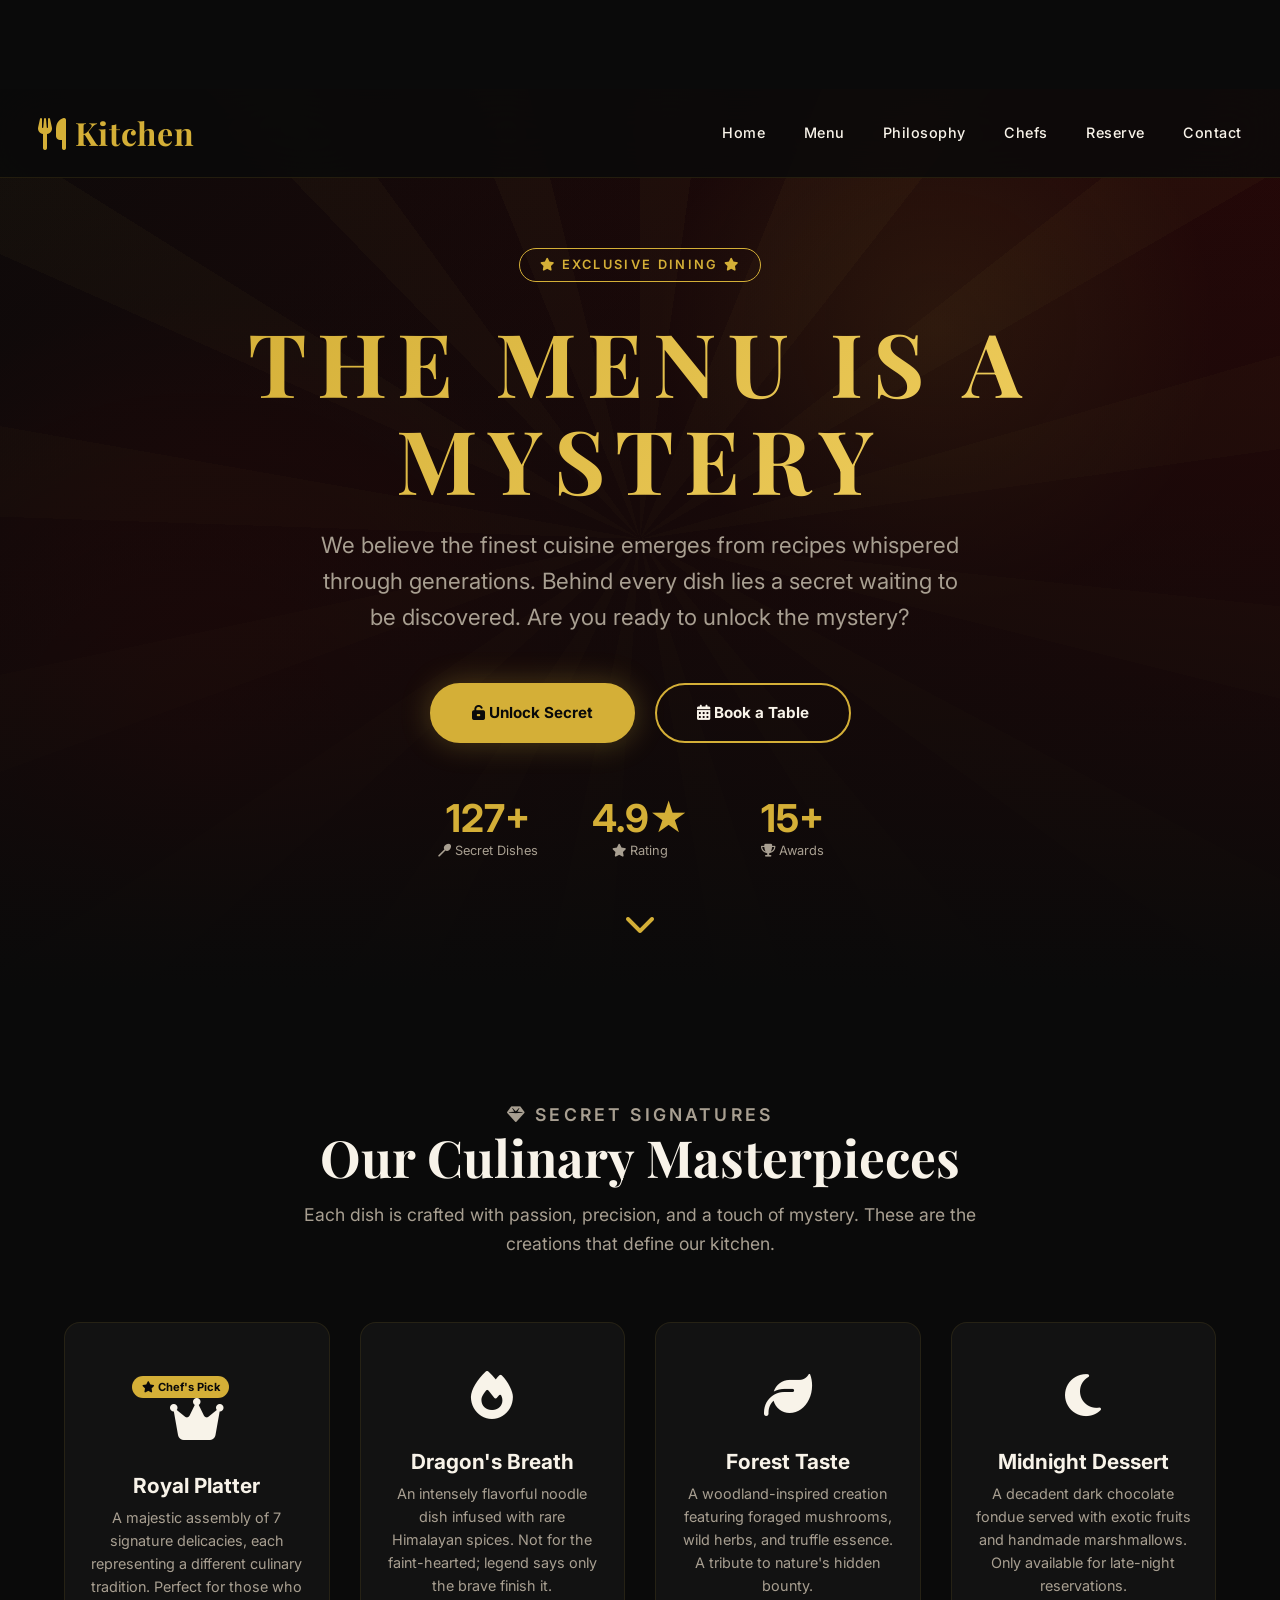
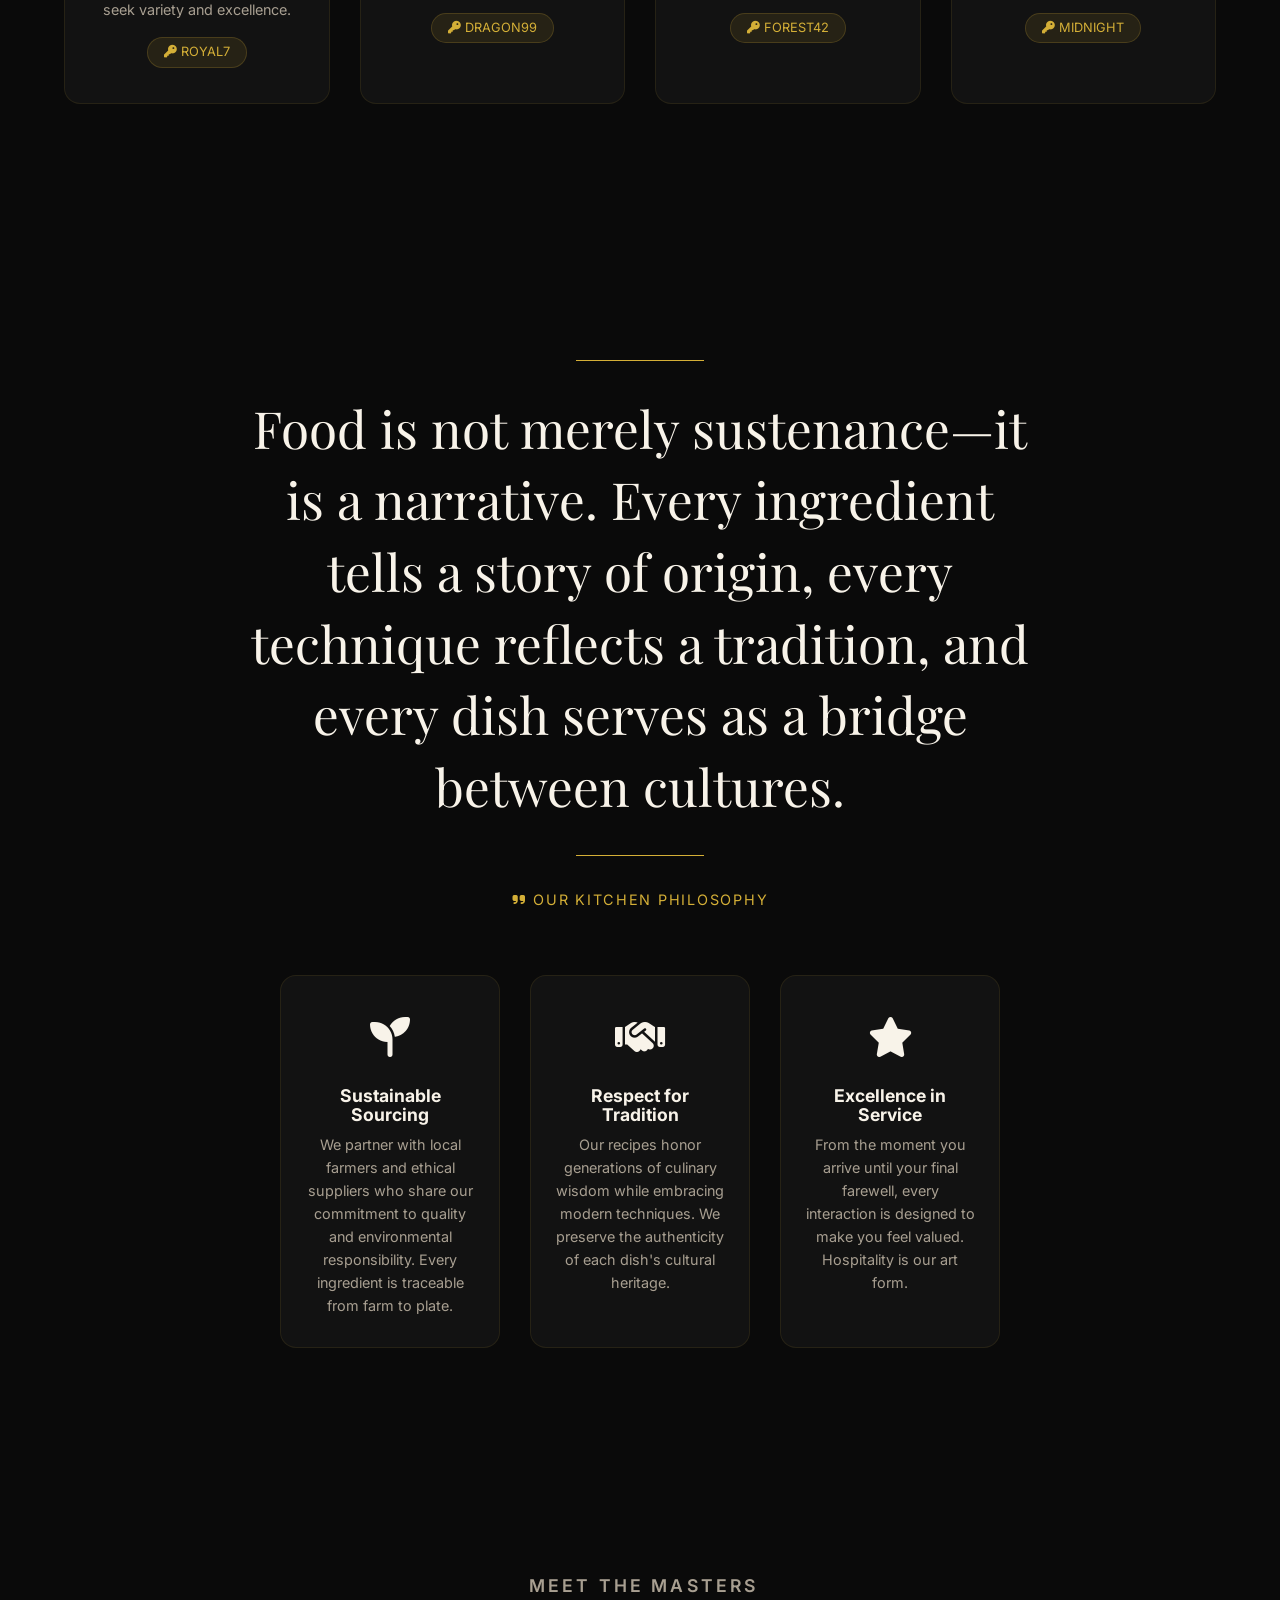
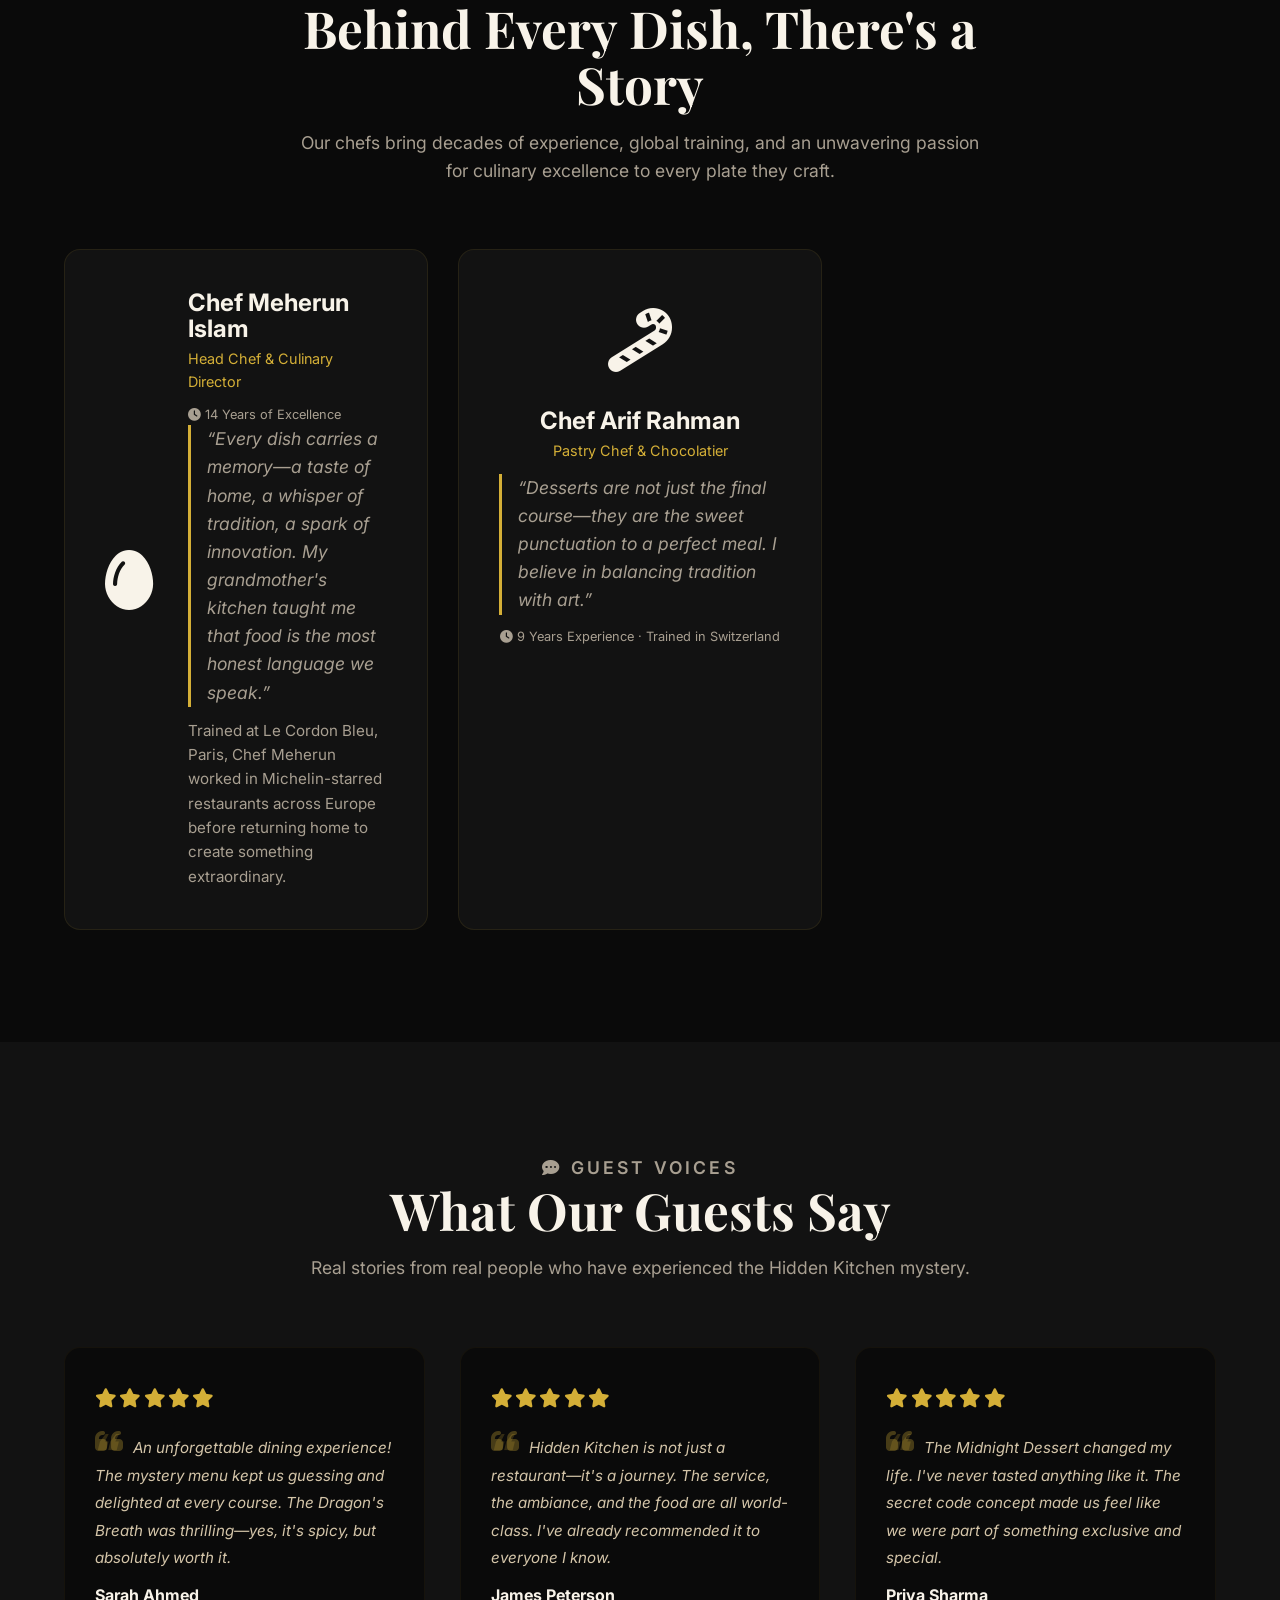
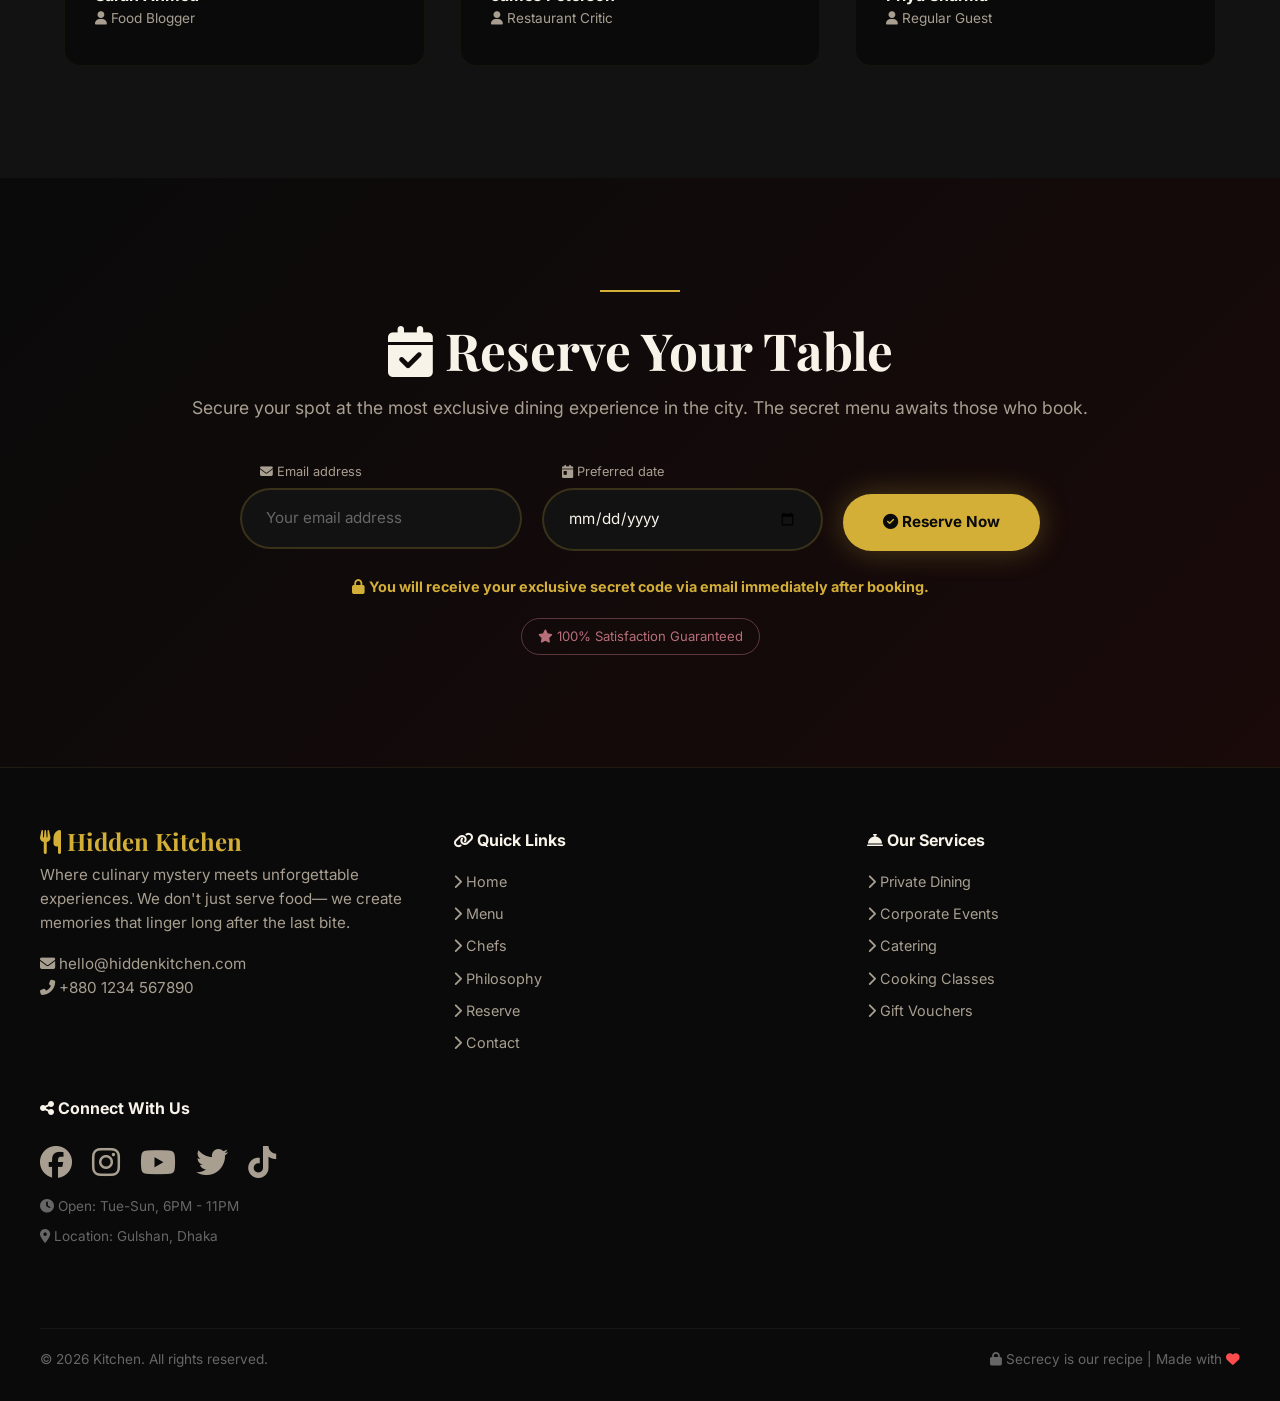
<file: WebDev-L1-LandingPage/index.html>
<!DOCTYPE html>
<html lang="en">
<head>
    <meta charset="UTF-8" />
    <meta name="viewport" content="width=device-width, initial-scale=1.0" />
    <meta name="description" content="Hidden Kitchen, an exclusive dining experience where every dish is a secret worth discovering." />
    <title>The Menu Is Mystery</title>

    <!-- Google Fonts -->
    <link href="https://fonts.googleapis.com/css2?family=Playfair+Display:wght@400;600;700&family=Inter:wght@300;400;500;600;700&display=swap" rel="stylesheet" />

    <!-- Font Awesome 6 (Free) -->
    <link rel="stylesheet" href="https://cdnjs.cloudflare.com/ajax/libs/font-awesome/6.5.0/css/all.min.css" />

    <!-- External CSS -->
    <link rel="stylesheet" href="style.css" />
</head>
<body>

    <!-- ============================================================ -->
    <!-- SECTION 1: STICKY NAVIGATION                                  -->
    <!-- ============================================================ -->
    <header class="site-header">
        <nav class="navbar" aria-label="Primary navigation">
            <a class="logo" href="#hero">
                <i class="fas fa-utensils"></i> Kitchen
            </a>

            <input type="checkbox" id="nav-toggle" aria-label="Toggle navigation menu" />
            <label class="menu-toggle" for="nav-toggle" aria-label="Open navigation menu">
                <span></span>
                <span></span>
                <span></span>
            </label>

            <ul class="nav-links">
                <li><a href="#hero">Home</a></li>
                <li><a href="#menu">Menu</a></li>
                <li><a href="#philosophy">Philosophy</a></li>
                <li><a href="#chefs">Chefs</a></li>
                <li><a href="#reserve">Reserve</a></li>
                <li><a href="#footer">Contact</a></li>
            </ul>
        </nav>
    </header>

    <!-- ============================================================ -->
    <!-- SECTION 2: HERO SECTION                                       -->
    <!-- ============================================================ -->
    <section class="hero" id="hero">
        <div class="hero-content">
            <p class="eyebrow"><i class="fas fa-star"></i> EXCLUSIVE DINING <i class="fas fa-star"></i></p>
            <h1>THE MENU IS A MYSTERY</h1>
            <p class="hero-subtitle">
                We believe the finest cuisine emerges from recipes whispered through generations.
                Behind every dish lies a secret waiting to be discovered. Are you ready to unlock the mystery?
            </p>

            <div class="hero-actions">
                <a class="button button-primary" href="#menu">
                    <i class="fas fa-unlock-alt"></i> Unlock Secret
                </a>
                <a class="button button-outline" href="#reserve">
                    <i class="fas fa-calendar-alt"></i> Book a Table
                </a>
            </div>

            <div class="stats" aria-label="Restaurant highlights">
                <div class="stat">
                    <strong>127+</strong>
                    <span><i class="fas fa-utensil-spoon"></i> Secret Dishes</span>
                </div>
                <div class="stat">
                    <strong>4.9★</strong>
                    <span><i class="fas fa-star"></i> Rating</span>
                </div>
                <div class="stat">
                    <strong>15+</strong>
                    <span><i class="fas fa-trophy"></i> Awards</span>
                </div>
            </div>
        </div>

        <a class="scroll-arrow" href="#menu" aria-label="Scroll to menu">
            <i class="fas fa-chevron-down"></i>
        </a>
    </section>

    <!-- ============================================================ -->
    <!-- SECTION 3: SIGNATURE DISHES                                   -->
    <!-- ============================================================ -->
    <section class="section" id="menu">
        <header class="section-header">
            <p class="section-tag"><i class="fas fa-gem"></i> Secret Signatures</p>
            <h2>Our Culinary Masterpieces</h2>
            <p>Each dish is crafted with passion, precision, and a touch of mystery. These are the creations that define our kitchen.</p>
        </header>

        <div class="dishes-grid">
            <!-- Card 1: Chef's Pick -->
            <article class="dish-card featured">
                <span class="dish-badge"><i class="fas fa-star"></i> Chef's Pick</span>
                <span class="dish-icon"><i class="fas fa-crown"></i></span>
                <h3>Royal Platter</h3>
                <p>A majestic assembly of 7 signature delicacies, each representing a different culinary tradition. Perfect for those who seek variety and excellence.</p>
                <span class="code-pill"><i class="fas fa-key"></i> ROYAL7</span>
            </article>

            <!-- Card 2 -->
            <article class="dish-card">
                <span class="dish-icon"><i class="fas fa-fire"></i></span>
                <h3>Dragon's Breath</h3>
                <p>An intensely flavorful noodle dish infused with rare Himalayan spices. Not for the faint-hearted; legend says only the brave finish it.</p>
                <span class="code-pill"><i class="fas fa-key"></i> DRAGON99</span>
            </article>

            <!-- Card 3 -->
            <article class="dish-card">
                <span class="dish-icon"><i class="fas fa-leaf"></i></span>
                <h3>Forest Taste</h3>
                <p>A woodland-inspired creation featuring foraged mushrooms, wild herbs, and truffle essence. A tribute to nature's hidden bounty.</p>
                <span class="code-pill"><i class="fas fa-key"></i> FOREST42</span>
            </article>

            <!-- Card 4 -->
            <article class="dish-card">
                <span class="dish-icon"><i class="fas fa-moon"></i></span>
                <h3>Midnight Dessert</h3>
                <p>A decadent dark chocolate fondue served with exotic fruits and handmade marshmallows. Only available for late-night reservations.</p>
                <span class="code-pill"><i class="fas fa-key"></i> MIDNIGHT</span>
            </article>
        </div>
    </section>

    <!-- ============================================================ -->
    <!-- SECTION 4: PHILOSOPHY                                         -->
    <!-- ============================================================ -->
    <section class="section philosophy" id="philosophy">
        <blockquote class="quote">
            Food is not merely sustenance—it is a narrative. Every ingredient tells a story of origin,
            every technique reflects a tradition, and every dish serves as a bridge between cultures.
        </blockquote>
        <p class="quote-attribution"><i class="fas fa-quote-right"></i> Our Kitchen Philosophy</p>

        <div class="values">
            <article class="value-card">
                <span class="value-icon"><i class="fas fa-seedling"></i></span>
                <h3>Sustainable Sourcing</h3>
                <p>We partner with local farmers and ethical suppliers who share our commitment to quality and environmental responsibility. Every ingredient is traceable from farm to plate.</p>
            </article>

            <article class="value-card">
                <span class="value-icon"><i class="fas fa-handshake"></i></span>
                <h3>Respect for Tradition</h3>
                <p>Our recipes honor generations of culinary wisdom while embracing modern techniques. We preserve the authenticity of each dish's cultural heritage.</p>
            </article>

            <article class="value-card">
                <span class="value-icon"><i class="fas fa-star"></i></span>
                <h3>Excellence in Service</h3>
                <p>From the moment you arrive until your final farewell, every interaction is designed to make you feel valued. Hospitality is our art form.</p>
            </article>
        </div>
    </section>

    <!-- ============================================================ -->
    <!-- SECTION 5: CHEF'S TABLE                                       -->
    <!-- ============================================================ -->
    <section class="section" id="chefs">
        <header class="section-header">
            <p class="section-tag"><i class="fas fa-user-chef"></i> Meet the Masters</p>
            <h2>Behind Every Dish, There's a Story</h2>
            <p>Our chefs bring decades of experience, global training, and an unwavering passion for culinary excellence to every plate they craft.</p>
        </header>

        <div class="chefs-grid">
            <!-- Chef 1 (Large) -->
            <article class="chef-card chef-card-large">
                <span class="chef-icon"><i class="fas fa-egg"></i></span>
                <div class="chef-info">
                    <h3>Chef Meherun Islam</h3>
                    <p class="chef-title">Head Chef &amp; Culinary Director</p>
                    <p class="chef-experience"><i class="fas fa-clock"></i> 14 Years of Excellence</p>
                    <p class="chef-quote">
                        “Every dish carries a memory—a taste of home, a whisper of tradition, a spark of innovation. My grandmother's kitchen taught me that food is the most honest language we speak.”
                    </p>
                    <p class="chef-bio">
                        Trained at Le Cordon Bleu, Paris, Chef Meherun worked in Michelin-starred restaurants across Europe before returning home to create something extraordinary.
                    </p>
                </div>
            </article>

            <!-- Chef 2 (Small) -->
            <article class="chef-card">
                <span class="chef-icon"><i class="fas fa-candy-cane"></i></span>
                <h3>Chef Arif Rahman</h3>
                <p class="chef-title">Pastry Chef &amp; Chocolatier</p>
                <p class="chef-quote">
                    “Desserts are not just the final course—they are the sweet punctuation to a perfect meal. I believe in balancing tradition with art.”
                </p>
                <p class="chef-experience"><i class="fas fa-clock"></i> 9 Years Experience · Trained in Switzerland</p>
            </article>
        </div>
    </section>

    <!-- ============================================================ -->
    <!-- SECTION 6: TESTIMONIALS                                       -->
    <!-- ============================================================ -->
    <section class="section testimonials" id="testimonials">
        <header class="section-header">
            <p class="section-tag"><i class="fas fa-comment-dots"></i> Guest Voices</p>
            <h2>What Our Guests Say</h2>
            <p>Real stories from real people who have experienced the Hidden Kitchen mystery.</p>
        </header>

        <div class="testimonials-grid">
            <article class="testimonial-card">
                <span class="rating"><i class="fas fa-star"></i><i class="fas fa-star"></i><i class="fas fa-star"></i><i class="fas fa-star"></i><i class="fas fa-star"></i></span>
                <p class="testimonial-text">
                    <i class="fas fa-quote-left" style="color: var(--gold); opacity: 0.3; font-size: 2rem; margin-right: 0.3rem;"></i>
                    An unforgettable dining experience! The mystery menu kept us guessing and delighted at every course. The Dragon's Breath was thrilling—yes, it's spicy, but absolutely worth it.
                </p>
                <h3>Sarah Ahmed</h3>
                <p class="guest-detail"><i class="fas fa-user"></i> Food Blogger</p>
            </article>

            <article class="testimonial-card">
                <span class="rating"><i class="fas fa-star"></i><i class="fas fa-star"></i><i class="fas fa-star"></i><i class="fas fa-star"></i><i class="fas fa-star"></i></span>
                <p class="testimonial-text">
                    <i class="fas fa-quote-left" style="color: var(--gold); opacity: 0.3; font-size: 2rem; margin-right: 0.3rem;"></i>
                    Hidden Kitchen is not just a restaurant—it's a journey. The service, the ambiance, and the food are all world-class. I've already recommended it to everyone I know.
                </p>
                <h3>James Peterson</h3>
                <p class="guest-detail"><i class="fas fa-user"></i> Restaurant Critic</p>
            </article>

            <article class="testimonial-card">
                <span class="rating"><i class="fas fa-star"></i><i class="fas fa-star"></i><i class="fas fa-star"></i><i class="fas fa-star"></i><i class="fas fa-star"></i></span>
                <p class="testimonial-text">
                    <i class="fas fa-quote-left" style="color: var(--gold); opacity: 0.3; font-size: 2rem; margin-right: 0.3rem;"></i>
                    The Midnight Dessert changed my life. I've never tasted anything like it. The secret code concept made us feel like we were part of something exclusive and special.
                </p>
                <h3>Priya Sharma</h3>
                <p class="guest-detail"><i class="fas fa-user"></i> Regular Guest</p>
            </article>
        </div>
    </section>

    <!-- ============================================================ -->
    <!-- SECTION 7: RESERVATION                                        -->
    <!-- ============================================================ -->
    <section class="section reservation" id="reserve">
        <span class="reservation-line"></span>
        <h2><i class="fas fa-calendar-check"></i> Reserve Your Table</h2>
        <p class="reservation-subtitle">
            Secure your spot at the most exclusive dining experience in the city. The secret menu awaits those who book.
        </p>

        <form class="reservation-form" action="#reserve" method="post">
            <div class="field">
                <label for="guest-email"><i class="fas fa-envelope"></i> Email address</label>
                <input id="guest-email" name="email" type="email" placeholder="Your email address" required />
            </div>

            <div class="field">
                <label for="booking-date"><i class="fas fa-calendar-day"></i> Preferred date</label>
                <input id="booking-date" name="date" type="date" required />
            </div>

            <button class="button button-primary" type="submit">
                <i class="fas fa-check-circle"></i> Reserve Now
            </button>
        </form>

        <p class="reservation-note">
            <i class="fas fa-lock" style="color: var(--gold);"></i>
            <strong> You will receive your exclusive secret code via email immediately after booking.</strong>
        </p>
        <p class="guarantee-badge"><i class="fas fa-star"></i> 100% Satisfaction Guaranteed</p>
    </section>

    <!-- ============================================================ -->
    <!-- SECTION 8: FOOTER                                             -->
    <!-- ============================================================ -->
    <footer class="site-footer" id="footer">
        <div class="footer-grid">
            <div class="footer-brand">
                <h3><i class="fas fa-utensils" style="color: var(--gold);"></i> Hidden Kitchen</h3>
                <p>
                    Where culinary mystery meets unforgettable experiences. We don't just serve food—
                    we create memories that linger long after the last bite.
                </p>
                <p class="footer-contact">
                    <i class="fas fa-envelope"></i> hello@hiddenkitchen.com<br />
                    <i class="fas fa-phone-alt"></i> +880 1234 567890
                </p>
            </div>

            <div>
                <h4><i class="fas fa-link"></i> Quick Links</h4>
                <ul class="footer-links">
                    <li><a href="#hero"><i class="fas fa-chevron-right"></i> Home</a></li>
                    <li><a href="#menu"><i class="fas fa-chevron-right"></i> Menu</a></li>
                    <li><a href="#chefs"><i class="fas fa-chevron-right"></i> Chefs</a></li>
                    <li><a href="#philosophy"><i class="fas fa-chevron-right"></i> Philosophy</a></li>
                    <li><a href="#reserve"><i class="fas fa-chevron-right"></i> Reserve</a></li>
                    <li><a href="#footer"><i class="fas fa-chevron-right"></i> Contact</a></li>
                </ul>
            </div>

            <div>
                <h4><i class="fas fa-concierge-bell"></i> Our Services</h4>
                <ul class="footer-links">
                    <li><a href="#footer"><i class="fas fa-chevron-right"></i> Private Dining</a></li>
                    <li><a href="#footer"><i class="fas fa-chevron-right"></i> Corporate Events</a></li>
                    <li><a href="#footer"><i class="fas fa-chevron-right"></i> Catering</a></li>
                    <li><a href="#footer"><i class="fas fa-chevron-right"></i> Cooking Classes</a></li>
                    <li><a href="#footer"><i class="fas fa-chevron-right"></i> Gift Vouchers</a></li>
                </ul>
            </div>

            <div>
                <h4><i class="fas fa-share-alt"></i> Connect With Us</h4>
                <div class="social-links">
                    <a href="#footer" aria-label="Facebook"><i class="fab fa-facebook"></i></a>
                    <a href="#footer" aria-label="Instagram"><i class="fab fa-instagram"></i></a>
                    <a href="#footer" aria-label="YouTube"><i class="fab fa-youtube"></i></a>
                    <a href="#footer" aria-label="Twitter"><i class="fab fa-twitter"></i></a>
                    <a href="#footer" aria-label="TikTok"><i class="fab fa-tiktok"></i></a>
                </div>
                <p class="footer-detail"><i class="fas fa-clock"></i> Open: Tue-Sun, 6PM - 11PM</p>
                <p class="footer-detail"><i class="fas fa-map-marker-alt"></i> Location: Gulshan, Dhaka</p>
            </div>

            <div class="footer-bottom">
                <span>© 2026 Kitchen. All rights reserved.</span>
                <span><i class="fas fa-lock"></i> Secrecy is our recipe | Made with <i class="fas fa-heart" style="color: #FF4D4D;"></i></span>
            </div>
        </div>
    </footer>

</body>
</html>
</file>
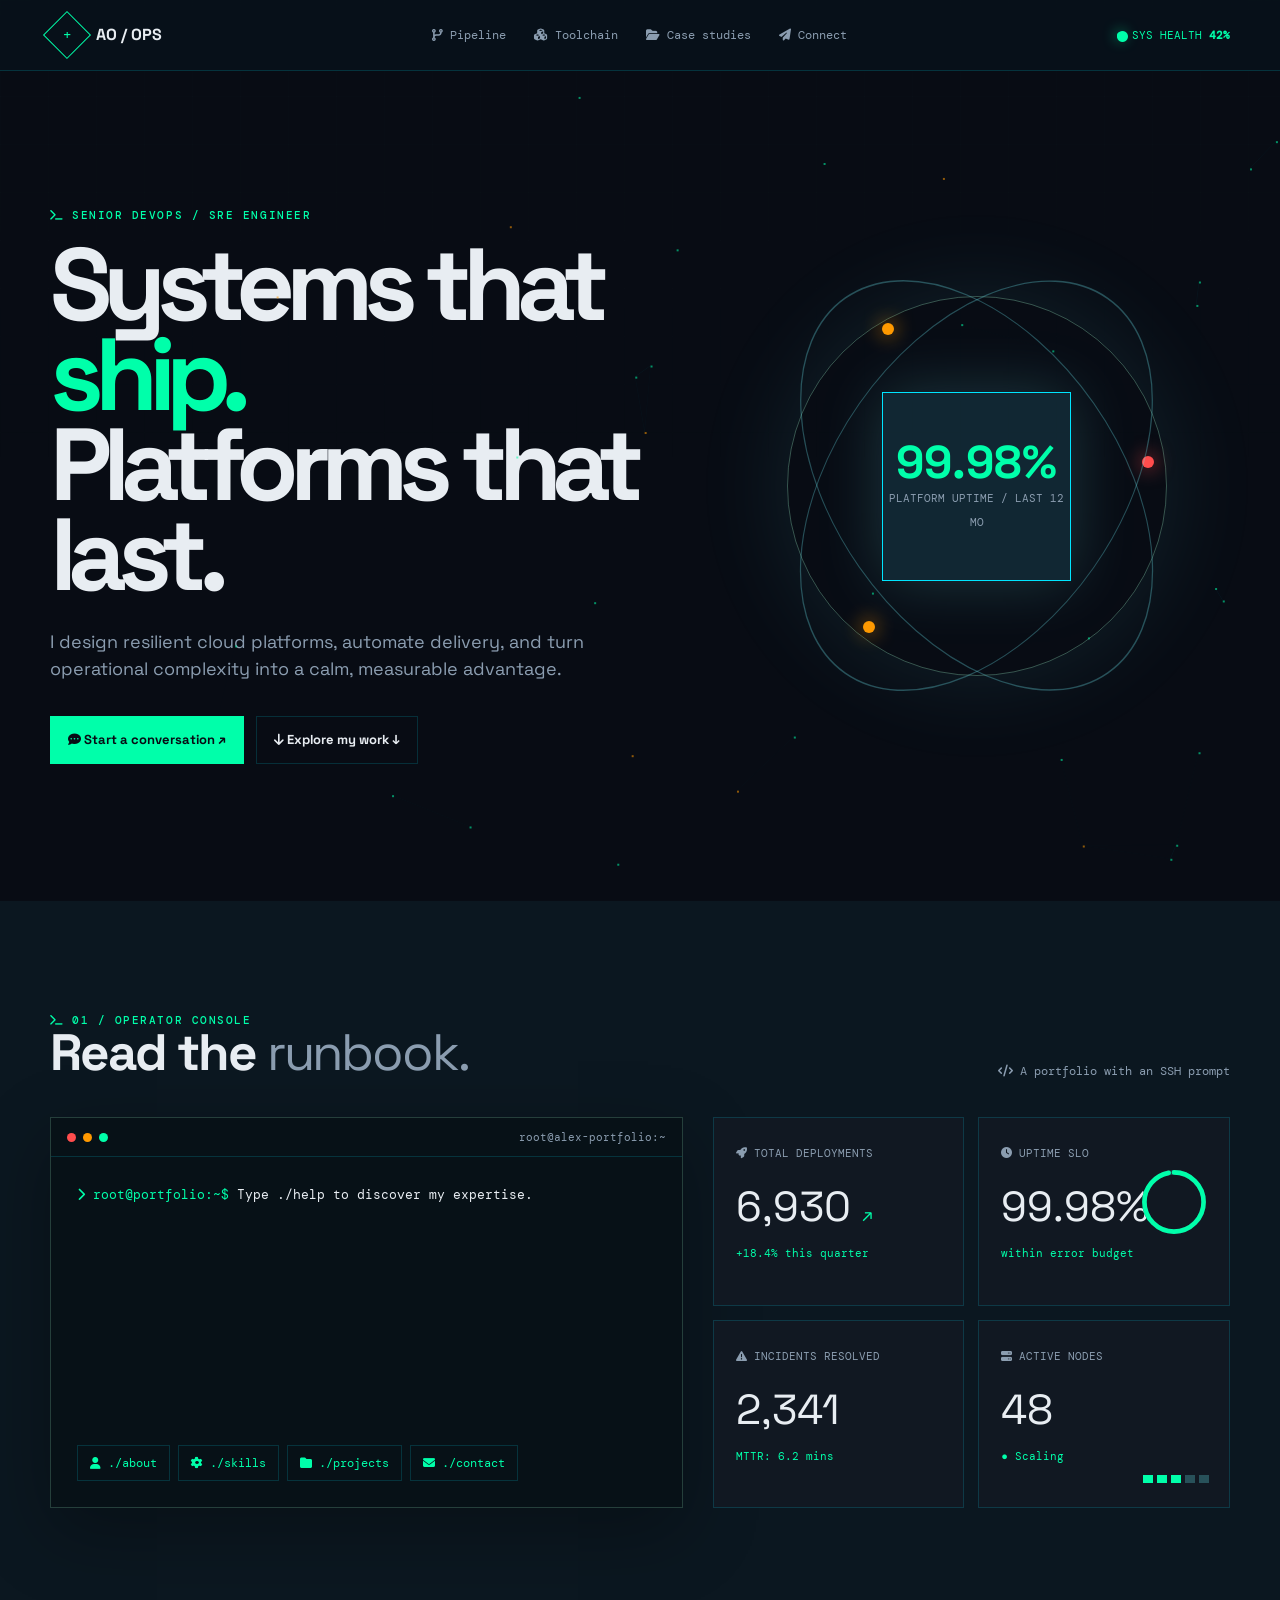
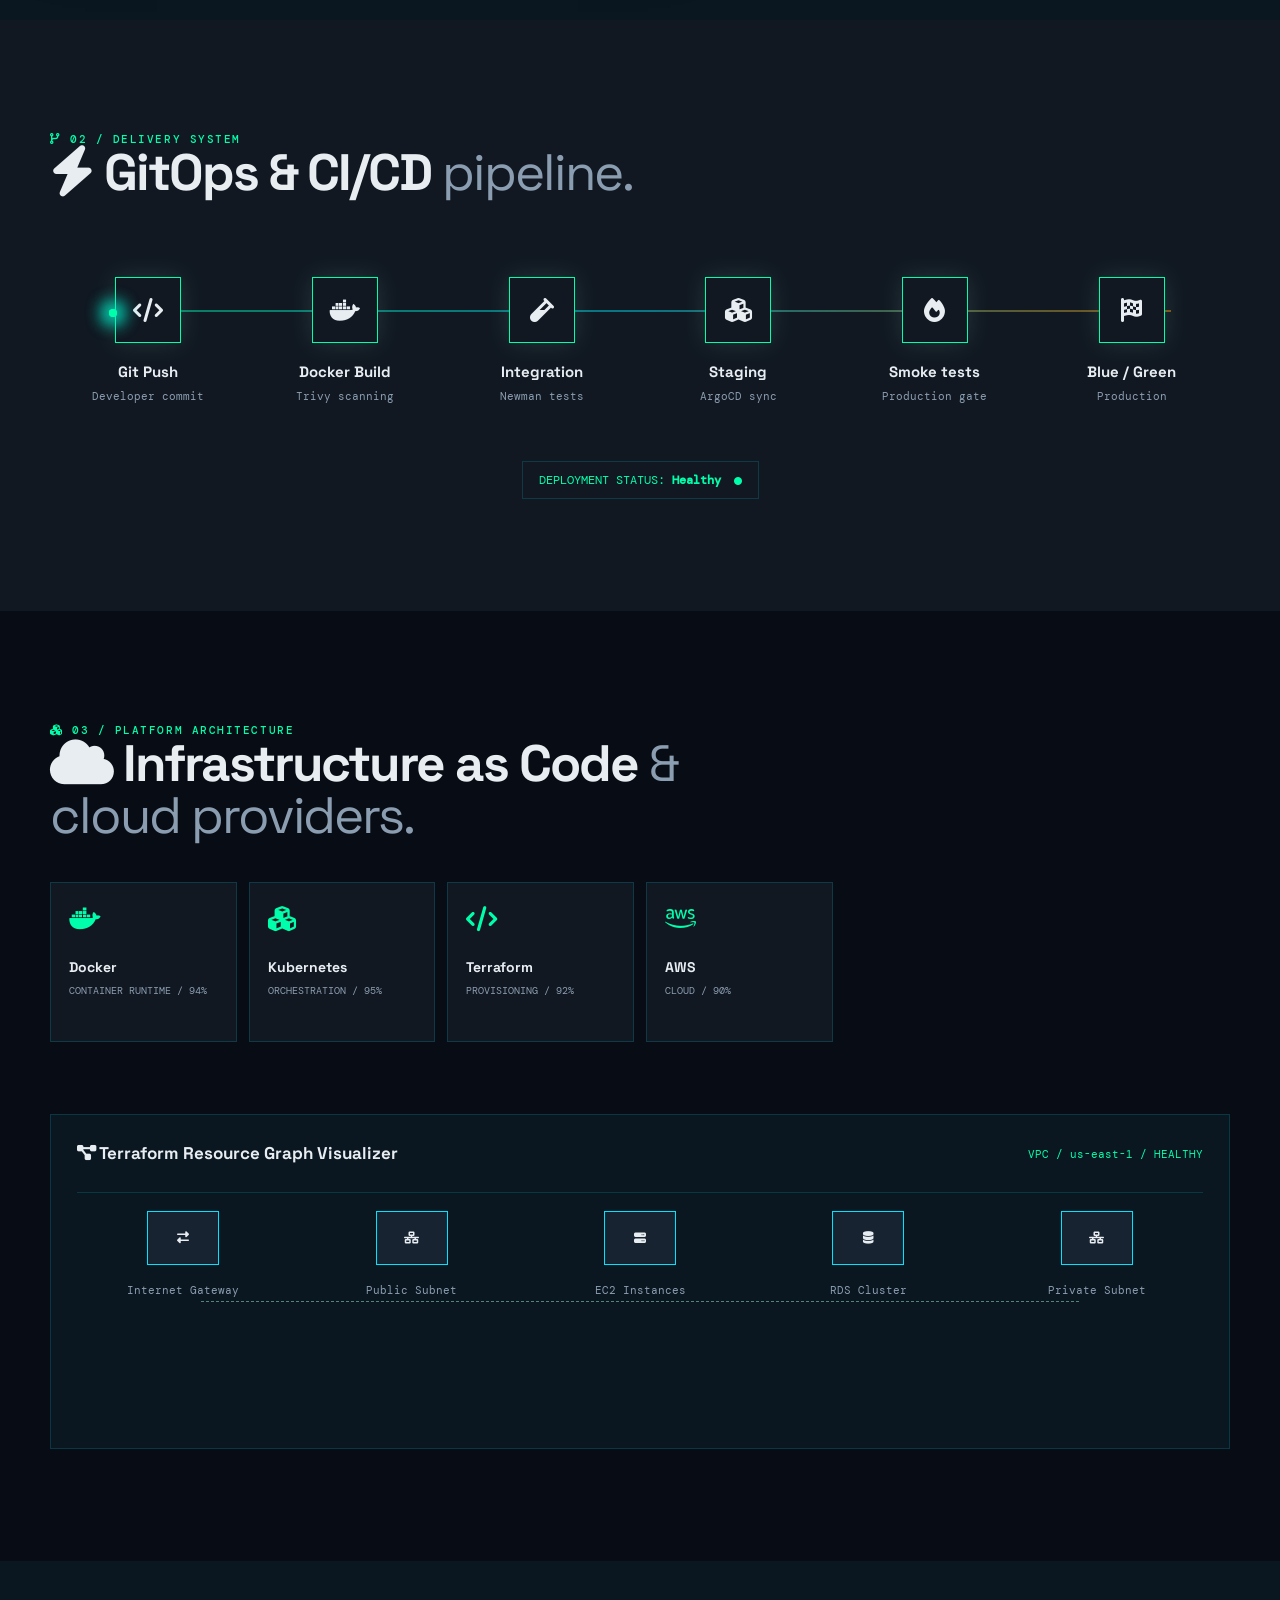
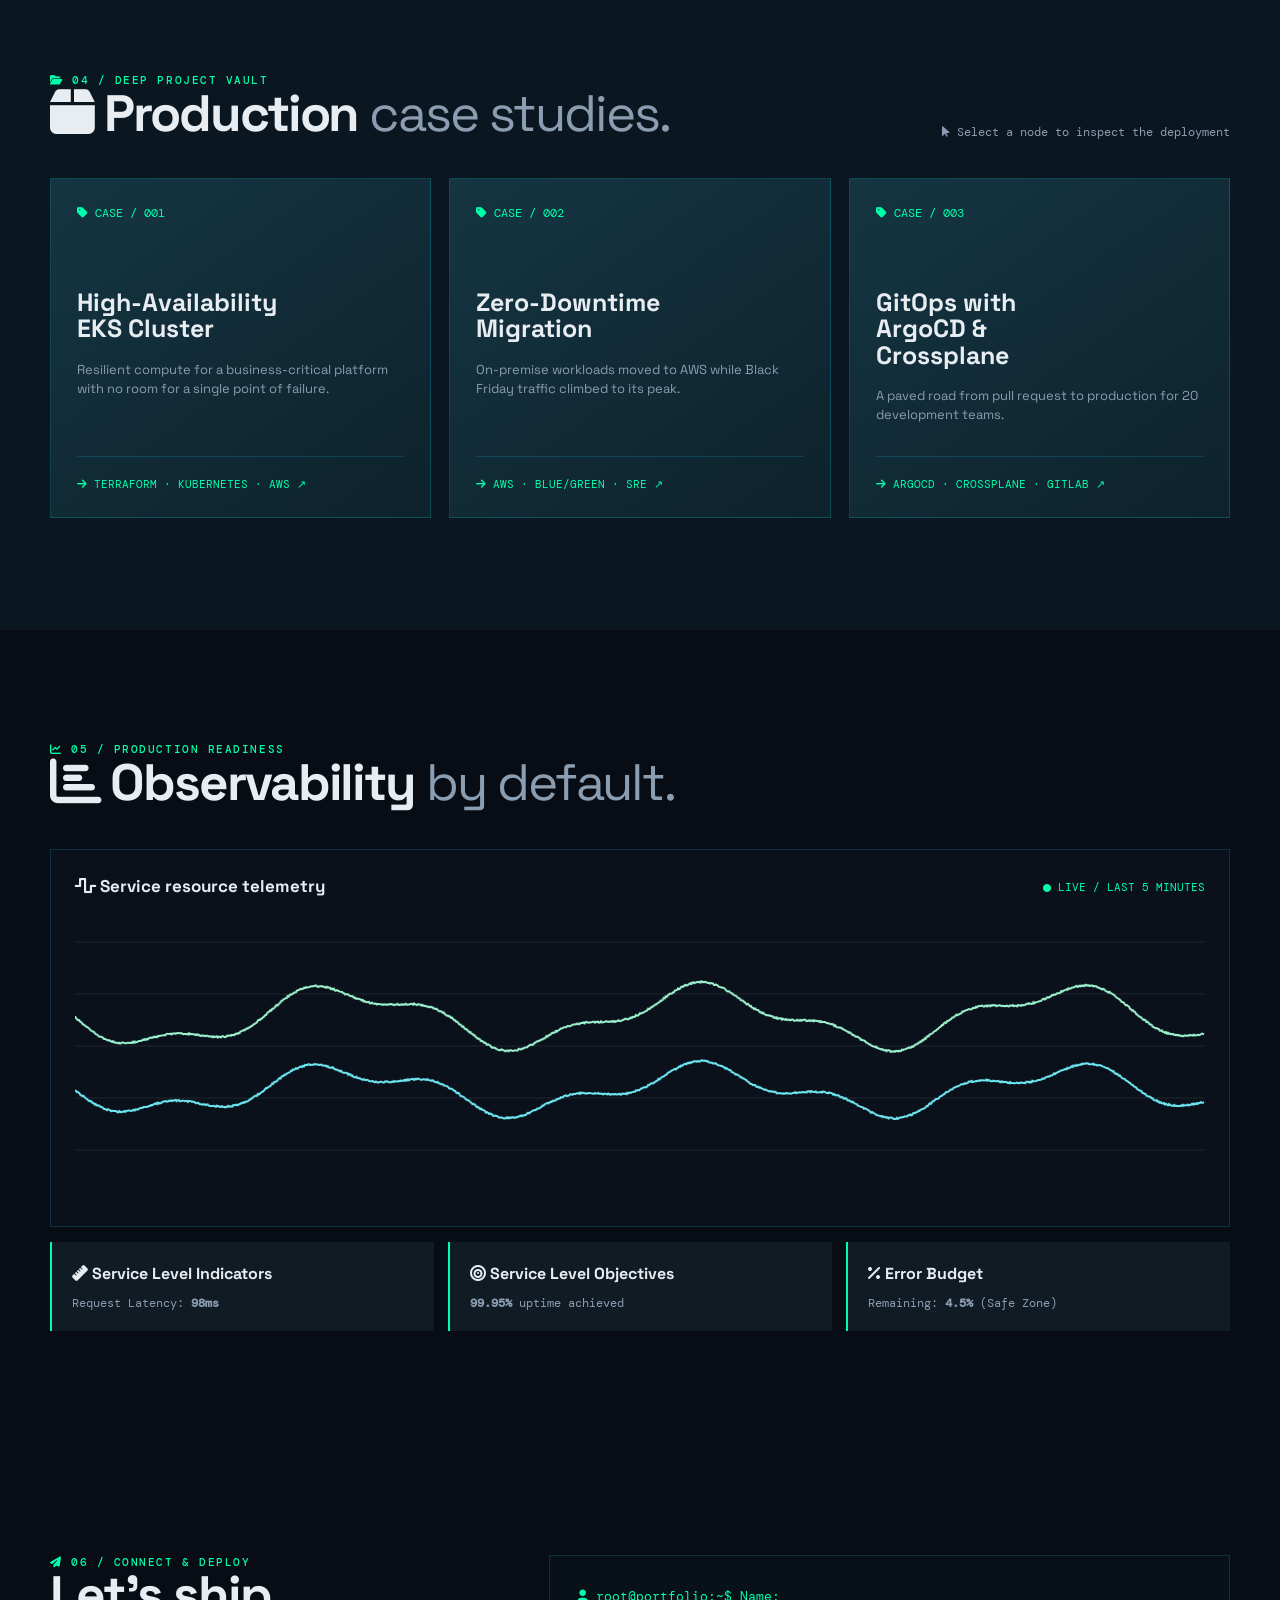
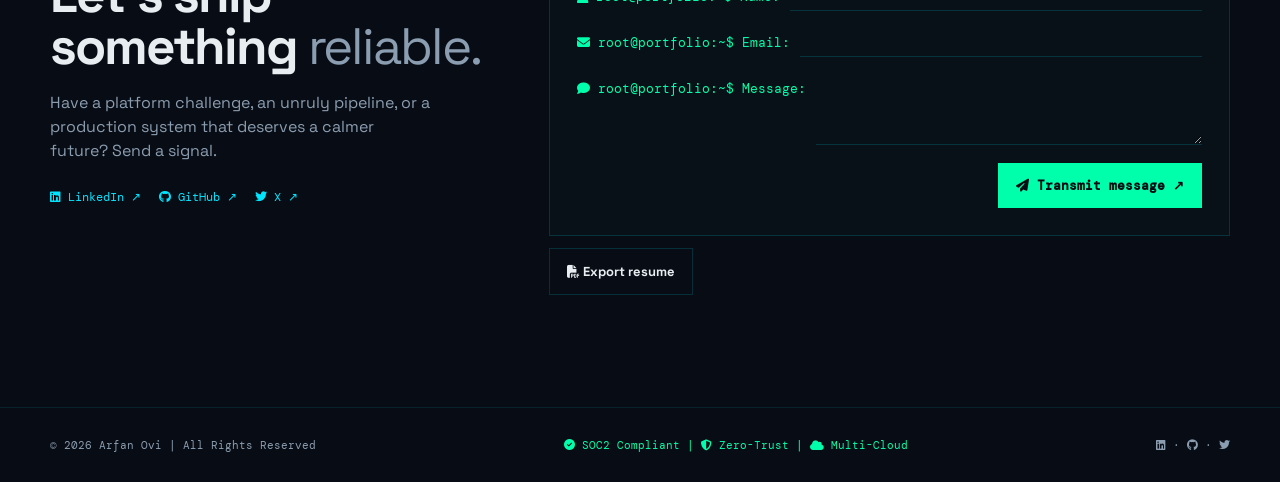
<file: WebDev-L1-Portfolio/index.html>
<!DOCTYPE html>
<html lang="en">
<head>
    <meta charset="UTF-8" />
    <meta name="viewport" content="width=device-width, initial-scale=1.0" />
    <meta name="description" content="Senior DevOps and SRE engineer portfolio" />
    <title>Arfan Ovi | DevOps Engineer</title>

    <!-- Google Fonts -->
    <link href="https://fonts.googleapis.com/css2?family=DM+Mono:wght@400;500&family=Space+Grotesk:wght@400;500;600;700&display=swap" rel="stylesheet" />

    <!-- Font Awesome 6 (Free) -->
    <link rel="stylesheet" href="https://cdnjs.cloudflare.com/ajax/libs/font-awesome/6.5.0/css/all.min.css" />

    <!-- External CSS -->
    <link rel="stylesheet" href="style.css" />
</head>
<body>

    <!-- ============================================================ -->
    <!-- SECTION 1: NAVIGATION                                        -->
    <!-- ============================================================ -->
    <header class="nav" id="top">
        <div class="wrap nav-inner">
            <a class="brand" href="#top">
                <span class="brand-mark"><span>+</span></span>
                <span>AO / OPS</span>
            </a>
            <nav class="nav-links">
                <a href="#pipeline"><i class="fas fa-code-branch"></i> Pipeline</a>
                <a href="#toolchain"><i class="fas fa-cubes"></i> Toolchain</a>
                <a href="#projects"><i class="fas fa-folder-open"></i> Case studies</a>
                <a href="#contact"><i class="fas fa-paper-plane"></i> Connect</a>
            </nav>
            <div class="nav-health">
                <i class="fas fa-circle dot"></i>
                <span>SYS HEALTH <b id="cpu">42%</b></span>
            </div>
            <button class="menu" aria-label="Open navigation">
                <i class="fas fa-bars"></i>
            </button>
        </div>
    </header>

    <!-- ============================================================ -->
    <!-- SECTION 2: HERO                                              -->
    <!-- ============================================================ -->
    <section class="hero">
        <div class="wrap hero-grid">
            <div>
                <div class="eyebrow"><i class="fas fa-terminal"></i> Senior DevOps / SRE Engineer</div>
                <h1>Systems that <em>ship.</em><br />Platforms that last.</h1>
                <p class="hero-copy">I design resilient cloud platforms, automate delivery, and turn operational complexity into a calm, measurable advantage.</p>
                <div class="hero-actions">
                    <a class="btn" href="#contact"><i class="fas fa-comment-dots"></i> Start a conversation ↗</a>
                    <a class="btn ghost" href="#projects"><i class="fas fa-arrow-down"></i> Explore my work ↓</a>
                </div>
            </div>
            <div class="hero-orbit" aria-label="Cloud platform visualization">
                <div class="orbit">
                    <i class="sat one"></i>
                    <i class="sat two"></i>
                    <i class="sat three"></i>
                    <div class="orbit-core">
                        <div>
                            <strong>99.98%</strong>
                            <span>PLATFORM UPTIME / LAST 12 MO</span>
                        </div>
                    </div>
                </div>
            </div>
        </div>
    </section>

    <canvas class="hero-packets" id="heroPackets" aria-hidden="true"></canvas>

    <!-- ============================================================ -->
    <!-- SECTION 3: ABOUT / CONSOLE                                   -->
    <!-- ============================================================ -->
    <section class="section alt" id="about">
        <div class="wrap">
            <div class="section-head">
                <div>
                    <div class="eyebrow"><i class="fas fa-terminal"></i> 01 / Operator console</div>
                    <h2>Read the <span>runbook.</span></h2>
                </div>
                <span class="tiny"><i class="fas fa-code"></i> A portfolio with an SSH prompt</span>
            </div>

            <div class="command-layout">
                <div class="terminal">
                    <div class="terminal-bar">
                        <i></i><i></i><i></i>
                        <span class="terminal-title">root@alex-portfolio:~</span>
                    </div>
                    <div class="terminal-body">
                        <div>
                            <span class="prompt"><i class="fas fa-chevron-right"></i> root@portfolio:~$</span>
                            <span id="typed">initializing profile...</span>
                        </div>
                        <div class="terminal-output" id="terminalOutput"></div>
                        <div class="cmds">
                            <button class="cmd" data-command="about"><i class="fas fa-user"></i> ./about</button>
                            <button class="cmd" data-command="skills"><i class="fas fa-cog"></i> ./skills</button>
                            <button class="cmd" data-command="projects"><i class="fas fa-folder"></i> ./projects</button>
                            <button class="cmd" data-command="contact"><i class="fas fa-envelope"></i> ./contact</button>
                        </div>
                    </div>
                </div>

                <div class="metrics">
                    <article class="metric">
                        <span class="metric-label"><i class="fas fa-rocket"></i> Total deployments</span>
                        <div class="metric-value"><span class="counter" data-target="12847">0</span> <small>↗</small></div>
                        <span class="metric-tag">+18.4% this quarter</span>
                    </article>

                    <article class="metric">
                        <span class="metric-label"><i class="fas fa-clock"></i> Uptime SLO</span>
                        <div class="metric-value">99.98%</div>
                        <svg class="ring" viewBox="0 0 80 80">
                            <circle class="track" cx="40" cy="40" r="32"></circle>
                            <circle class="progress" cx="40" cy="40" r="32"></circle>
                        </svg>
                        <span class="metric-tag">within error budget</span>
                    </article>

                    <article class="metric">
                        <span class="metric-label"><i class="fas fa-exclamation-triangle"></i> Incidents resolved</span>
                        <div class="metric-value">2,341</div>
                        <span class="metric-tag">MTTR: 6.2 mins</span>
                    </article>

                    <article class="metric">
                        <span class="metric-label"><i class="fas fa-server"></i> Active nodes</span>
                        <div class="metric-value">48</div>
                        <span class="metric-tag">● Scaling</span>
                        <span class="scale">
                            <i></i><i></i><i></i><i></i><i></i>
                        </span>
                    </article>
                </div>
            </div>
        </div>
    </section>

    <!-- ============================================================ -->
    <!-- SECTION 4: PIPELINE                                          -->
    <!-- ============================================================ -->
    <section class="section pipeline-section" id="pipeline">
        <div class="wrap">
            <div class="eyebrow"><i class="fas fa-code-branch"></i> 02 / Delivery system</div>
            <h2><i class="fas fa-bolt"></i> GitOps &amp; CI/CD <span>pipeline.</span></h2>

            <div class="pipeline">
                <article class="stage">
                    <div class="stage-node"><i class="fas fa-code"></i></div>
                    <div>
                        <h3>Git Push</h3>
                        <p>Developer commit</p>
                    </div>
                    <span class="stage-tip">Lead time: 42 sec</span>
                </article>

                <article class="stage">
                    <div class="stage-node"><i class="fab fa-docker"></i></div>
                    <div>
                        <h3>Docker Build</h3>
                        <p>Trivy scanning</p>
                    </div>
                    <span class="stage-tip">Build time: 3m 22s</span>
                </article>

                <article class="stage">
                    <div class="stage-node"><i class="fas fa-vial"></i></div>
                    <div>
                        <h3>Integration</h3>
                        <p>Newman tests</p>
                    </div>
                    <span class="stage-tip">Pass rate: 99.4%</span>
                </article>

                <article class="stage">
                    <div class="stage-node"><i class="fas fa-cubes"></i></div>
                    <div>
                        <h3>Staging</h3>
                        <p>ArgoCD sync</p>
                    </div>
                    <span class="stage-tip">Sync time: 38 sec</span>
                </article>

                <article class="stage">
                    <div class="stage-node"><i class="fas fa-fire"></i></div>
                    <div>
                        <h3>Smoke tests</h3>
                        <p>Production gate</p>
                    </div>
                    <span class="stage-tip">Coverage: 87%</span>
                </article>

                <article class="stage">
                    <div class="stage-node"><i class="fas fa-flag-checkered"></i></div>
                    <div>
                        <h3>Blue / Green</h3>
                        <p>Production</p>
                    </div>
                    <span class="stage-tip">Rollback: 2m 04s</span>
                </article>
            </div>

            <div class="pipeline-status">
                DEPLOYMENT STATUS: <b id="pipelineStatus">Healthy</b> <i class="fas fa-circle" style="color: var(--mint); font-size: 8px; margin-left: 6px;"></i>
            </div>
        </div>
    </section>

    <!-- ============================================================ -->
    <!-- SECTION 5: TOOLCHAIN                                         -->
    <!-- ============================================================ -->
    <section class="section" id="toolchain">
        <div class="wrap">
            <div class="eyebrow"><i class="fas fa-cubes"></i> 03 / Platform architecture</div>
            <h2><i class="fas fa-cloud"></i> Infrastructure as Code <span>&amp; cloud providers.</span></h2>

            <div class="tools">
                <article class="tool">
                    <div class="tool-inner">
                        <div class="tool-face">
                            <div class="tool-icon"><i class="fab fa-docker"></i></div>
                            <div class="tool-name">Docker</div>
                            <div class="tool-level">CONTAINER RUNTIME / 94%</div>
                        </div>
                        <div class="tool-face back">Repeatable images, multi-stage builds, and secure supply chains from commit to runtime.</div>
                    </div>
                </article>

                <article class="tool">
                    <div class="tool-inner">
                        <div class="tool-face">
                            <div class="tool-icon"><i class="fas fa-cubes"></i></div>
                            <div class="tool-name">Kubernetes</div>
                            <div class="tool-level">ORCHESTRATION / 95%</div>
                        </div>
                        <div class="tool-face back">Expert. Managed 50+ node clusters with Istio and Horizontal Pod Autoscaler.</div>
                    </div>
                </article>

                <article class="tool">
                    <div class="tool-inner">
                        <div class="tool-face">
                            <div class="tool-icon"><i class="fas fa-code"></i></div>
                            <div class="tool-name">Terraform</div>
                            <div class="tool-level">PROVISIONING / 92%</div>
                        </div>
                        <div class="tool-face back">Advanced. Built multi-region AWS environments using modules and remote state.</div>
                    </div>
                </article>

                <article class="tool">
                    <div class="tool-inner">
                        <div class="tool-face">
                            <div class="tool-icon"><i class="fab fa-aws"></i></div>
                            <div class="tool-name">AWS</div>
                            <div class="tool-level">CLOUD / 90%</div>
                        </div>
                        <div class="tool-face back">Expert. Certified. Specializing in EKS, VPC, EC2, RDS, and S3.</div>
                    </div>
                </article>

                <article class="tool">
                    <div class="tool-inner">
                        <div class="tool-face">
                            <div class="tool-icon"><i class="fab fa-microsoft"></i></div>
                            <div class="tool-name">Azure</div>
                            <div class="tool-level">CLOUD / 78%</div>
                        </div>
                        <div class="tool-face back">Production experience with AKS, Azure DevOps, identity, and hybrid networks.</div>
                    </div>
                </article>

                <article class="tool">
                    <div class="tool-inner">
                        <div class="tool-face">
                            <div class="tool-icon"><i class="fas fa-robot"></i></div>
                            <div class="tool-name">Ansible</div>
                            <div class="tool-level">AUTOMATION / 88%</div>
                        </div>
                        <div class="tool-face back">Idempotent configuration, fleet bootstrapping, and zero-touch operating systems.</div>
                    </div>
                </article>
            </div>

            <div class="graph-wrap">
                <div class="graph-head">
                    <h3><i class="fas fa-project-diagram"></i> Terraform Resource Graph Visualizer</h3>
                    <span>VPC / us-east-1 / HEALTHY</span>
                </div>
                <div class="resource-map">
                    <div class="resource-node"><strong><i class="fas fa-exchange-alt"></i></strong>Internet Gateway</div>
                    <div class="resource-node"><strong><i class="fas fa-network-wired"></i></strong>Public Subnet</div>
                    <div class="resource-node"><strong><i class="fas fa-server"></i></strong>EC2 Instances</div>
                    <div class="resource-node"><strong><i class="fas fa-database"></i></strong>RDS Cluster</div>
                    <div class="resource-node"><strong><i class="fas fa-network-wired"></i></strong>Private Subnet</div>
                </div>
            </div>
        </div>
    </section>

    <!-- ============================================================ -->
    <!-- SECTION 6: PROJECTS                                          -->
    <!-- ============================================================ -->
    <section class="section alt" id="projects">
        <div class="wrap">
            <div class="section-head">
                <div>
                    <div class="eyebrow"><i class="fas fa-folder-open"></i> 04 / Deep project vault</div>
                    <h2><i class="fas fa-box"></i> Production <span>case studies.</span></h2>
                </div>
                <span class="tiny"><i class="fas fa-mouse-pointer"></i> Select a node to inspect the deployment</span>
            </div>

            <div class="projects">
                <article class="project" data-project="eks">
                    <div class="project-number"><i class="fas fa-tag"></i> CASE / 001</div>
                    <h3>High-Availability EKS Cluster</h3>
                    <p>Resilient compute for a business-critical platform with no room for a single point of failure.</p>
                    <div class="project-foot"><i class="fas fa-arrow-right"></i> TERRAFORM · KUBERNETES · AWS ↗</div>
                </article>

                <article class="project" data-project="migration">
                    <div class="project-number"><i class="fas fa-tag"></i> CASE / 002</div>
                    <h3>Zero-Downtime Migration</h3>
                    <p>On-premise workloads moved to AWS while Black Friday traffic climbed to its peak.</p>
                    <div class="project-foot"><i class="fas fa-arrow-right"></i> AWS · BLUE/GREEN · SRE ↗</div>
                </article>

                <article class="project" data-project="gitops">
                    <div class="project-number"><i class="fas fa-tag"></i> CASE / 003</div>
                    <h3>GitOps with ArgoCD &amp; Crossplane</h3>
                    <p>A paved road from pull request to production for 20 development teams.</p>
                    <div class="project-foot"><i class="fas fa-arrow-right"></i> ARGOCD · CROSSPLANE · GITLAB ↗</div>
                </article>
            </div>
        </div>
    </section>

    <!-- ============================================================ -->
    <!-- SECTION 7: OBSERVABILITY                                     -->
    <!-- ============================================================ -->
    <section class="section observability" id="observability">
        <div class="wrap">
            <div class="eyebrow"><i class="fas fa-chart-line"></i> 05 / Production readiness</div>
            <h2><i class="fas fa-chart-bar"></i> Observability <span>by default.</span></h2>

            <div class="obs-chart">
                <div class="graph-head">
                    <h3><i class="fas fa-wave-square"></i> Service resource telemetry</h3>
                    <span><i class="fas fa-circle" style="color: #00ffaa; font-size: 8px;"></i> LIVE / LAST 5 MINUTES</span>
                </div>
                <canvas id="telemetry" width="1100" height="290"></canvas>
            </div>

            <div class="obs-pills">
                <article class="obs-pill">
                    <h3><i class="fas fa-ruler"></i> Service Level Indicators</h3>
                    <p>Request Latency: <strong>98ms</strong></p>
                </article>
                <article class="obs-pill">
                    <h3><i class="fas fa-bullseye"></i> Service Level Objectives</h3>
                    <p><strong>99.95%</strong> uptime achieved</p>
                </article>
                <article class="obs-pill">
                    <h3><i class="fas fa-percent"></i> Error Budget</h3>
                    <p>Remaining: <strong>4.5%</strong> (Safe Zone)</p>
                </article>
            </div>
        </div>
    </section>

    <!-- ============================================================ -->
    <!-- SECTION 8: CONTACT                                           -->
    <!-- ============================================================ -->
    <section class="section" id="contact">
        <div class="wrap contact-layout">
            <div class="contact-copy">
                <div class="eyebrow"><i class="fas fa-paper-plane"></i> 06 / Connect &amp; deploy</div>
                <h2>Let's ship something <span>reliable.</span></h2>
                <p>Have a platform challenge, an unruly pipeline, or a production system that deserves a calmer future? Send a signal.</p>
                <div class="socials">
                    <a href="https://www.linkedin.com" target="_blank"><i class="fab fa-linkedin"></i> LinkedIn ↗</a>
                    <a href="https://github.com" target="_blank"><i class="fab fa-github"></i> GitHub ↗</a>
                    <a href="https://x.com" target="_blank"><i class="fab fa-twitter"></i> X ↗</a>
                </div>
            </div>

            <div>
                <form class="contact-terminal" id="contactForm">
                    <div class="form-row">
                        <label><i class="fas fa-user"></i> root@portfolio:~$ Name:</label>
                        <input id="name" autocomplete="name" required />
                    </div>
                    <div class="form-row">
                        <label><i class="fas fa-envelope"></i> root@portfolio:~$ Email:</label>
                        <input id="email" type="email" autocomplete="email" required />
                    </div>
                    <div class="form-row">
                        <label><i class="fas fa-comment"></i> root@portfolio:~$ Message:</label>
                        <textarea id="message" required></textarea>
                    </div>
                    <div class="form-actions">
                        <span class="form-message" id="formMessage"></span>
                        <button class="btn" type="submit"><i class="fas fa-paper-plane"></i> Transmit message ↗</button>
                    </div>
                </form>
                <button class="btn ghost" id="resume" style="margin-top:12px;"><i class="fas fa-file-pdf"></i> Export resume</button>
            </div>
        </div>
    </section>

    <!-- ============================================================ -->
    <!-- SECTION 9: FOOTER                                            -->
    <!-- ============================================================ -->
    <footer class="footer">
        <div class="wrap footer-inner">
            <span>© <span id="year"></span> Arfan Ovi | All Rights Reserved</span>
            <span class="footer-center"><i class="fas fa-check-circle"></i> SOC2 Compliant | <i class="fas fa-shield-alt"></i> Zero-Trust | <i class="fas fa-cloud"></i> Multi-Cloud</span>
            <span><i class="fab fa-linkedin"></i> · <i class="fab fa-github"></i> · <i class="fab fa-twitter"></i></span>
        </div>
    </footer>

    <!-- ============================================================ -->
    <!-- MODAL                                                       -->
    <!-- ============================================================ -->
    <div class="modal" id="modal" role="dialog" aria-modal="true" aria-labelledby="modalTitle">
        <div class="modal-card">
            <button class="close" id="closeModal" aria-label="Close modal"><i class="fas fa-times"></i></button>
            <div class="eyebrow"><i class="fas fa-archway"></i> Architecture brief / <span id="modalRole"></span></div>
            <h2 id="modalTitle"></h2>
            <div class="modal-grid">
                <div>
                    <h4><i class="fas fa-exclamation-circle"></i> Challenge</h4>
                    <p id="modalChallenge"></p>
                    <h4><i class="fas fa-chart-line"></i> Results</h4>
                    <p id="modalResults"></p>
                </div>
                <div>
                    <h4><i class="fas fa-tools"></i> Solution</h4>
                    <ul id="modalSolution"></ul>
                </div>
            </div>
            <h4><i class="fas fa-code-branch"></i> Architecture</h4>
            <pre id="modalArch"></pre>
            <h4><i class="fas fa-tags"></i> Technologies used</h4>
            <div class="tags" id="modalTags"></div>
            <a href="https://github.com" target="_blank" class="btn" style="display:inline-block;margin-top:24px;"><i class="fab fa-github"></i> View on GitHub ↗</a>
        </div>
    </div>

    <script src="script.js"></script>
</body>
</html>
</file>
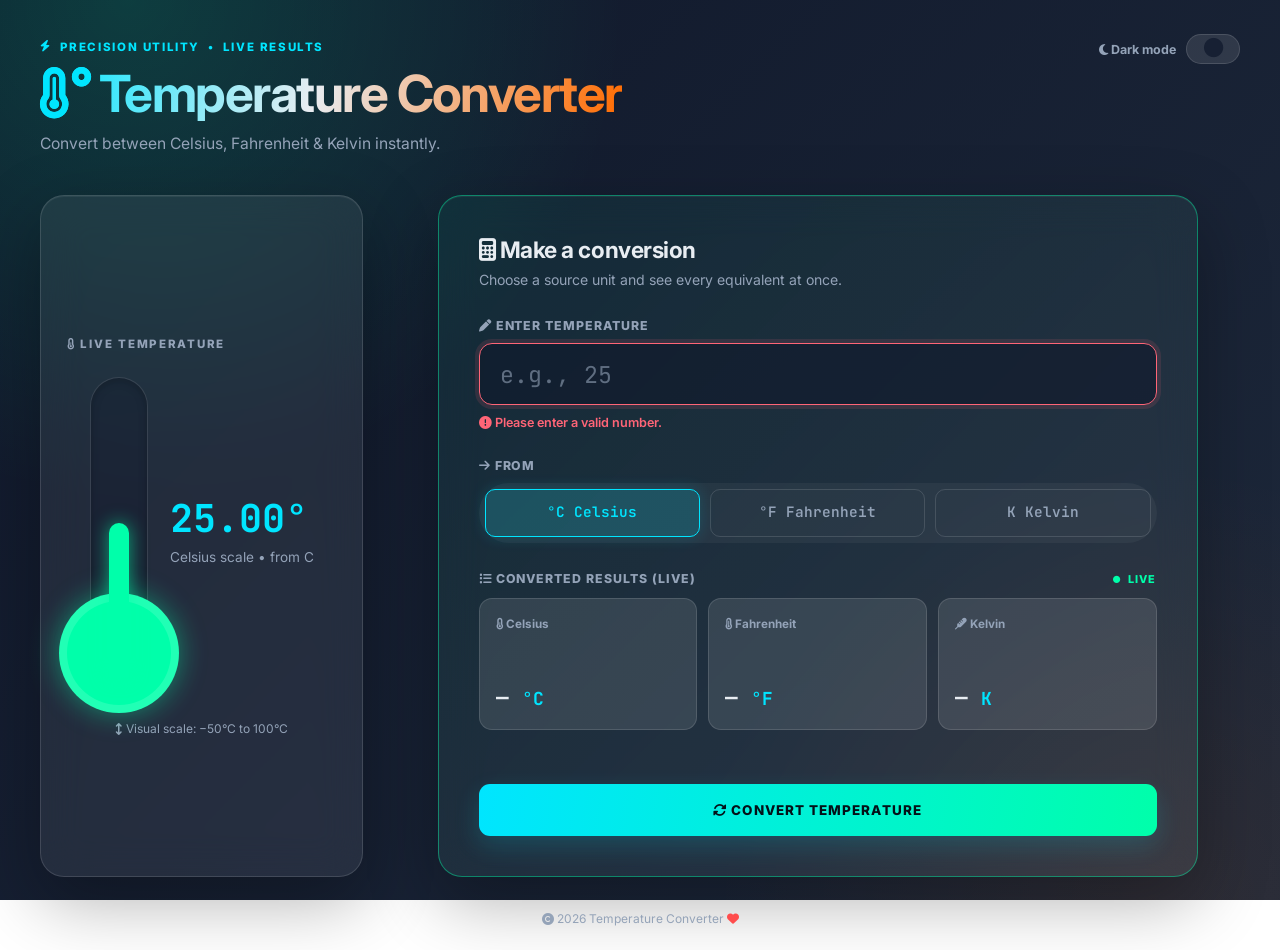
<file: WebDev-L1-TempConverter/index.html>
<!DOCTYPE html>
<html lang="en">
<head>
    <meta charset="UTF-8" />
    <meta name="viewport" content="width=device-width, initial-scale=1.0" />
    <meta name="theme-color" content="#0f172a" />
    <meta name="description" content="A premium, real-time temperature converter for Celsius, Fahrenheit, and Kelvin." />
    <title>temperatureconverter | Live Conversion</title>

    <!-- Google Fonts -->
    <link href="https://fonts.googleapis.com/css2?family=Inter:wght@400;500;600;700;800&family=JetBrains+Mono:wght@500;600;700&display=swap" rel="stylesheet" />

    <!-- Font Awesome 6 (Free) -->
    <link rel="stylesheet" href="https://cdnjs.cloudflare.com/ajax/libs/font-awesome/6.5.0/css/all.min.css" />

    <!-- External CSS -->
    <link rel="stylesheet" href="style.css" />
</head>
<body data-temperature="mild">
    <div class="app-shell">
        <!-- ============================================================ -->
        <!-- COMPONENT 1: HEADER & THEME TOGGLE                           -->
        <!-- ============================================================ -->
        <header class="site-header">
            <div>
                <div class="eyebrow">
                    <i class="fas fa-bolt" style="color: var(--accent);"></i>
                    Precision utility <span aria-hidden="true">•</span> Live results
                </div>
                <h1><i class="fas fa-temperature-high" style="background: transparent; -webkit-background-clip: unset; background-clip: unset; color: var(--accent);"></i> Temperature Converter</h1>
                <p class="subtitle">Convert between Celsius, Fahrenheit &amp; Kelvin instantly.</p>
            </div>
            <div class="theme-control">
                <span id="theme-label"><i class="fas fa-moon"></i> Dark mode</span>
                <button class="theme-toggle" id="theme-toggle" type="button" aria-label="Switch to light mode" aria-pressed="false">
                    <i class="fas fa-circle" style="font-size: 1.2rem; color: #172033; transition: all 0.35s ease;"></i>
                </button>
            </div>
        </header>

        <main class="workspace">
            <!-- ============================================================ -->
            <!-- COMPONENT 2: LIVE VISUAL THERMOMETER                         -->
            <!-- ============================================================ -->
            <section class="thermometer-panel glass-panel" aria-labelledby="thermometer-title">
                <h2 class="panel-label" id="thermometer-title">
                    <i class="fas fa-thermometer-half"></i> Live temperature
                </h2>
                <div class="thermometer-wrap">
                    <div class="thermometer" id="thermometer" role="img" aria-label="Temperature gauge">
                        <div class="thermometer-fill" id="thermometer-fill"></div>
                    </div>
                    <div class="thermo-readout">
                        <p class="readout-value" id="thermo-value">25.00°</p>
                        <p class="readout-unit">Celsius scale</p>
                    </div>
                </div>
                <p class="scale-note"><i class="fas fa-arrows-up-down"></i> Visual scale: −50°C to 100°C</p>
            </section>

            <!-- ============================================================ -->
            <!-- COMPONENT 3: INTERACTIVE CONVERTER CARD                     -->
            <!-- ============================================================ -->
            <section class="converter-card glass-panel" aria-labelledby="converter-title">
                <div class="card-heading">
                    <h2 id="converter-title"><i class="fas fa-calculator"></i> Make a conversion</h2>
                    <p>Choose a source unit and see every equivalent at once.</p>
                </div>

                <form id="converter-form" novalidate>
                    <div class="field-group">
                        <label class="field-label" for="temp-input">
                            <i class="fas fa-pen"></i> Enter Temperature
                        </label>
                        <div class="input-row">
                            <input id="temp-input" name="temperature" type="number" inputmode="decimal" placeholder="e.g., 25" step="any" autocomplete="off" aria-describedby="validation-message zero-warning" />
                        </div>
                        <div class="validation-message" id="validation-message" role="alert">
                            <i class="fas fa-exclamation-circle"></i> Please enter a valid number.
                        </div>
                    </div>

                    <div class="field-group">
                        <span class="field-label"><i class="fas fa-arrow-right"></i> From</span>
                        <div class="unit-pills" role="radiogroup" aria-label="Input temperature unit">
                            <input id="unit-celsius" type="radio" name="unit" value="C" checked />
                            <label class="unit-pill" for="unit-celsius">°C Celsius</label>
                            <input id="unit-fahrenheit" type="radio" name="unit" value="F" />
                            <label class="unit-pill" for="unit-fahrenheit">°F Fahrenheit</label>
                            <input id="unit-kelvin" type="radio" name="unit" value="K" />
                            <label class="unit-pill" for="unit-kelvin">K Kelvin</label>
                        </div>
                    </div>

                    <div class="field-group">
                        <div class="results-heading">
                            <span class="field-label"><i class="fas fa-list"></i> Converted Results (Live)</span>
                            <span class="live-indicator"><i class="fas fa-circle"></i> Live</span>
                        </div>
                        <div class="results-grid" aria-live="polite">
                            <div class="result-box">
                                <span class="result-name"><i class="fas fa-thermometer-half"></i> Celsius</span>
                                <strong class="result-value" id="result-celsius">25.00 <span class="unit">°C</span></strong>
                            </div>
                            <div class="result-box">
                                <span class="result-name"><i class="fas fa-thermometer-three-quarters"></i> Fahrenheit</span>
                                <strong class="result-value" id="result-fahrenheit">77.00 <span class="unit">°F</span></strong>
                            </div>
                            <div class="result-box">
                                <span class="result-name"><i class="fas fa-thermometer"></i> Kelvin</span>
                                <strong class="result-value" id="result-kelvin">298.15 <span class="unit">K</span></strong>
                            </div>
                        </div>
                        <div class="zero-warning" id="zero-warning" role="alert">
                            <i class="fas fa-exclamation-triangle"></i> Error: Temperature cannot go below Absolute Zero (-273.15°C / -459.67°F / 0K).
                        </div>
                    </div>

                    <button class="convert-button" type="submit">
                        <i class="fas fa-sync-alt"></i> Convert temperature
                    </button>
                </form>
            </section>
        </main>

        <!-- ============================================================ -->
        <!-- COMPONENT 4: FOOTER                                          -->
        <!-- ============================================================ -->
        <footer>
            <i class="fas fa-copyright"></i> <span id="current-year"></span> Temperature Converter <i class="fas fa-heart" style="color: #ff4d4d;"></i> 
        </footer>
    </div>

    <script src="script.js"></script>
</body>
</html>
</file>
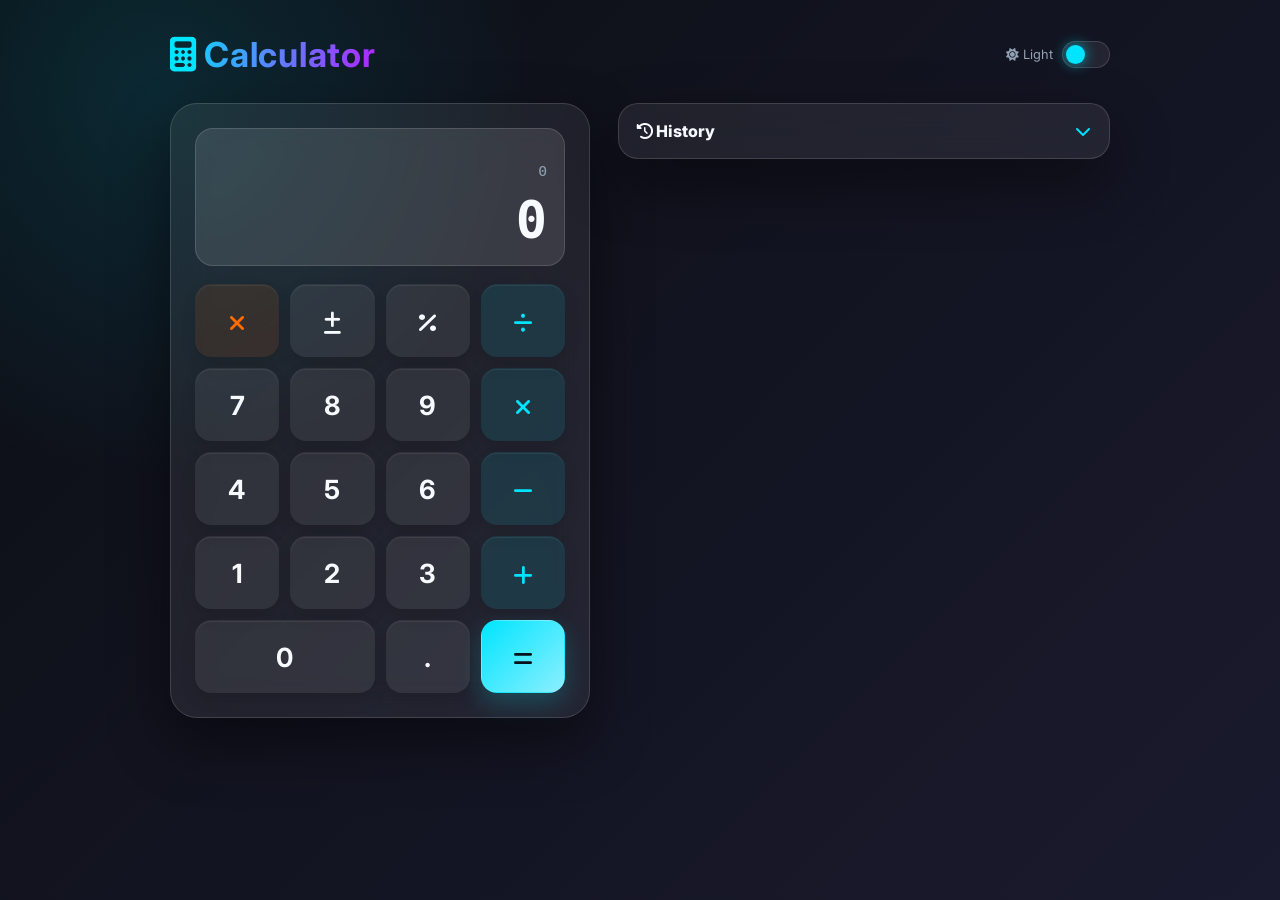
<file: WebDev-L2-Calculator/index.html>
<!DOCTYPE html>
<html lang="en">
<head>
    <meta charset="UTF-8" />
    <meta name="viewport" content="width=device-width, initial-scale=1.0" />
    <meta name="description" content="A premium, interactive calculator with history and keyboard support." />
    <title>Calculator | Precision, reimagined</title>

    <!-- Google Fonts -->
    <link href="https://fonts.googleapis.com/css2?family=Inter:wght@400;500;600;700;800&display=swap" rel="stylesheet" />

    <!-- Font Awesome 6 (Free) -->
    <link rel="stylesheet" href="https://cdnjs.cloudflare.com/ajax/libs/font-awesome/6.5.0/css/all.min.css" />

    <!-- External CSS -->
    <link rel="stylesheet" href="style.css" />
</head>
<body>
    <div class="app-shell">
        <!-- HEADER & THEME TOGGLE -->
        <header>
            <div class="brand">
                <h1><i class="fas fa-calculator"></i> Calculator</h1>
            </div>
            <label class="theme-toggle" for="theme-check">
                <span><i class="fas fa-sun"></i> Light</span>
                <input id="theme-check" type="checkbox" aria-label="Toggle light mode" />
                <span class="switch" role="switch" aria-hidden="true"></span>
            </label>
        </header>

        <!-- MAIN CALCULATOR AREA -->
        <main>
            <!-- CALCULATOR CARD -->
            <section class="calculator" aria-label="Calculator">
                <!-- Display Screen -->
                <div class="display" aria-live="polite">
                    <p class="expression" id="expression">0</p>
                    <p class="result" id="result">0</p>
                </div>

                <!-- Keypad Grid -->
                <div class="keypad" aria-label="Calculator keypad">
                    <!-- Row 1: Utilities -->
                    <button class="key utility" data-action="clear" aria-label="Clear"><i class="fas fa-times"></i></button>
                    <button class="key" data-action="negate" aria-label="Negate"><i class="fas fa-plus-minus"></i></button>
                    <button class="key" data-action="percent" aria-label="Percentage"><i class="fas fa-percent"></i></button>
                    <button class="key operator" data-value="÷" aria-label="Divide"><i class="fas fa-divide"></i></button>

                    <!-- Row 2 -->
                    <button class="key" data-value="7">7</button>
                    <button class="key" data-value="8">8</button>
                    <button class="key" data-value="9">9</button>
                    <button class="key operator" data-value="×" aria-label="Multiply"><i class="fas fa-times"></i></button>

                    <!-- Row 3 -->
                    <button class="key" data-value="4">4</button>
                    <button class="key" data-value="5">5</button>
                    <button class="key" data-value="6">6</button>
                    <button class="key operator" data-value="−" aria-label="Subtract"><i class="fas fa-minus"></i></button>

                    <!-- Row 4 -->
                    <button class="key" data-value="1">1</button>
                    <button class="key" data-value="2">2</button>
                    <button class="key" data-value="3">3</button>
                    <button class="key operator" data-value="+" aria-label="Add"><i class="fas fa-plus"></i></button>

                    <!-- Row 5 -->
                    <button class="key zero" data-value="0">0</button>
                    <button class="key" data-value=".">.</button>
                    <button class="key equals" data-action="equals" aria-label="Equals"><i class="fas fa-equals"></i></button>
                </div>
            </section>

            <!-- HISTORY PANEL -->
            <aside class="history-panel" id="history-panel">
                <button class="history-button" id="history-toggle" aria-expanded="false">
                    <span><i class="fas fa-clock-rotate-left"></i> History</span>
                    <span aria-hidden="true"><i class="fas fa-chevron-down"></i></span>
                </button>
                <ul class="history-list" id="history-list">
                    <li class="empty-history"><i class="fas fa-inbox"></i> Your completed calculations will appear here.</li>
                </ul>
            </aside>
        </main>

   
    </div>

    <script src="script.js"></script>
</body>
</html>
</file>
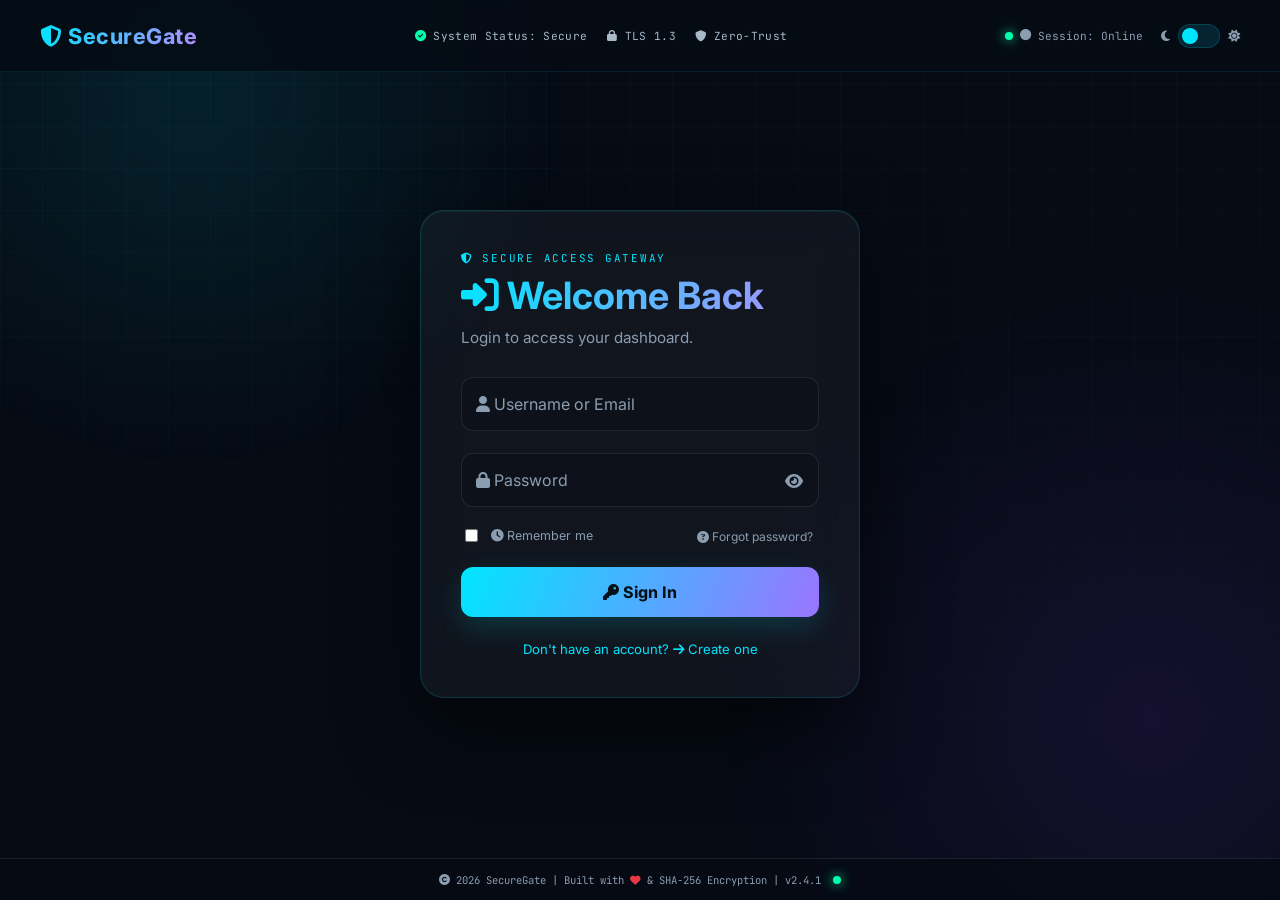
<file: WebDev-L2-LoginSystem/index.html>
<!DOCTYPE html>
<html lang="en">
<head>
    <meta charset="UTF-8" />
    <meta name="viewport" content="width=device-width, initial-scale=1.0" />
    <meta name="color-scheme" content="dark light" />
    <meta name="description" content="SecureGate enterprise authentication portal" />
    <title>SecureGate | Authentication Portal</title>

    <!-- Google Fonts -->
    <link href="https://fonts.googleapis.com/css2?family=Inter:wght@400;500;600;700;800&family=JetBrains+Mono:wght@400;500&display=swap" rel="stylesheet" />

    <!-- Font Awesome 6 -->
    <link rel="stylesheet" href="https://cdnjs.cloudflare.com/ajax/libs/font-awesome/6.5.0/css/all.min.css" />

    <!-- External CSS -->
    <link rel="stylesheet" href="style.css" />
</head>
<body>
    <!-- ============================================================ -->
    <!-- SECTION: GLOBAL HEADER                                       -->
    <!-- ============================================================ -->
    <header class="site-header" id="site-header">
        <a class="brand" href="#login" aria-label="SecureGate home">
            <i class="fas fa-shield-halved"></i> SecureGate
        </a>
        <div class="security-status">
            <i class="fas fa-check-circle" style="color: var(--green);"></i> System Status: Secure
            <i class="fas fa-lock" style="margin-left: 12px;"></i> TLS 1.3
            <i class="fas fa-shield" style="margin-left: 12px;"></i> Zero-Trust
        </div>
        <div class="header-actions">
            <span class="session-label">
                <span class="status-dot"></span>
                <i class="fas fa-circle"></i> Session: Online
            </span>
            <label class="theme-toggle" title="Toggle color theme">
                <i class="fas fa-moon"></i>
                <input type="checkbox" id="theme-toggle" aria-label="Toggle light mode" />
                <span class="switch" aria-hidden="true"></span>
                <i class="fas fa-sun"></i>
            </label>
        </div>
    </header>

    <!-- ============================================================ -->
    <!-- MAIN CONTENT                                                 -->
    <!-- ============================================================ -->
    <main>
        <!-- ============================================================ -->
        <!-- VIEW: REGISTRATION                                          -->
        <!-- ============================================================ -->
        <section class="view" id="register-view" aria-labelledby="register-title">
            <div class="auth-card">
                <p class="eyebrow"><i class="fas fa-id-card"></i> Identity provisioning</p>
                <h1 class="gradient-text" id="register-title"><i class="fas fa-user-plus"></i> Create Account</h1>
                <p class="subtitle">Join the secure ecosystem.</p>

                <div class="message error" id="register-error" role="alert"></div>
                <div class="message success" id="register-success" role="status">
                    <i class="fas fa-check-circle"></i> Account created! Redirecting to login...
                </div>

                <form id="register-form" novalidate>
                    <div class="field">
                        <input id="reg-username" type="text" placeholder=" " autocomplete="username" required />
                        <label for="reg-username"><i class="fas fa-user"></i> Username</label>
                    </div>

                    <div class="field">
                        <input id="reg-email" type="email" placeholder=" " autocomplete="email" required />
                        <label for="reg-email"><i class="fas fa-envelope"></i> Email Address</label>
                    </div>

                    <div class="field">
                        <input id="reg-password" type="password" placeholder=" " autocomplete="new-password" required />
                        <label for="reg-password"><i class="fas fa-lock"></i> Password</label>
                        <button class="toggle-password" type="button" data-target="reg-password" aria-label="Show password">
                            <i class="fas fa-eye"></i>
                        </button>
                        <div class="strength" id="strength-meter" data-score="0" aria-label="Password strength">
                            <span></span><span></span><span></span>
                        </div>
                        <small class="strength-text" id="strength-text">Strength: —</small>
                        <small class="hint"><i class="fas fa-info-circle"></i> Min 8 chars | 1 number | 1 special char (!@#$%^&*)</small>
                    </div>

                    <div class="field">
                        <input id="reg-confirm" type="password" placeholder=" " autocomplete="new-password" required />
                        <label for="reg-confirm"><i class="fas fa-check-double"></i> Confirm Password</label>
                        <span class="match" id="match-indicator" aria-live="polite"></span>
                    </div>

                    <label class="checkbox-row">
                        <input id="terms" type="checkbox" required />
                        <span>I agree to the Terms of Service and Privacy Policy.</span>
                    </label>

                    <button class="primary-button" id="register-button" type="submit">
                        <i class="fas fa-lock"></i> Create Account
                    </button>
                </form>

                <p class="form-note">
                    <a class="switch-link" href="#login" data-view="login">
                        Already have an account? <i class="fas fa-arrow-right"></i> Sign In
                    </a>
                </p>
            </div>
        </section>

        <!-- ============================================================ -->
        <!-- VIEW: LOGIN                                                 -->
        <!-- ============================================================ -->
        <section class="view" id="login-view" aria-labelledby="login-title">
            <div class="auth-card">
                <p class="eyebrow"><i class="fas fa-shield-halved"></i> Secure access gateway</p>
                <h1 class="gradient-text" id="login-title"><i class="fas fa-sign-in-alt"></i> Welcome Back</h1>
                <p class="subtitle">Login to access your dashboard.</p>

                <div class="message error" id="login-error" role="alert"></div>

                <form id="login-form" novalidate>
                    <div class="field">
                        <input id="login-username" type="text" placeholder=" " autocomplete="username" required />
                        <label for="login-username"><i class="fas fa-user"></i> Username or Email</label>
                    </div>

                    <div class="field">
                        <input id="login-password" type="password" placeholder=" " autocomplete="current-password" required />
                        <label for="login-password"><i class="fas fa-lock"></i> Password</label>
                        <button class="toggle-password" type="button" data-target="login-password" aria-label="Show password">
                            <i class="fas fa-eye"></i>
                        </button>
                    </div>

                    <div class="login-options">
                        <label class="checkbox-row">
                            <input id="remember-me" type="checkbox" />
                            <span><i class="fas fa-clock"></i> Remember me</span>
                        </label>
                        <button class="forgot" type="button" id="forgot-password">
                            <i class="fas fa-question-circle"></i> Forgot password?
                        </button>
                    </div>

                    <button class="primary-button" id="login-button" type="submit">
                        <i class="fas fa-key"></i> Sign In
                    </button>
                </form>

                <p class="form-note">
                    <a class="switch-link" href="#register" data-view="register">
                        Don't have an account? <i class="fas fa-arrow-right"></i> Create one
                    </a>
                </p>
            </div>
        </section>

        <!-- ============================================================ -->
        <!-- VIEW: DASHBOARD                                             -->
        <!-- ============================================================ -->
        <section class="view" id="dashboard-view" aria-labelledby="dashboard-title">
            <div class="dashboard-card">
                <div class="lock unlocked" aria-label="Account unlocked">
                    <div class="lock-shackle"></div>
                    <div class="lock-body"></div>
                </div>

                <div class="welcome">
                    <p class="eyebrow"><i class="fas fa-user-check"></i> Authenticated workspace</p>
                    <h1 id="dashboard-title"><i class="fas fa-hand-peace"></i> Welcome back, <span id="welcome-name"></span>!</h1>
                    <p>Your secure session is active.</p>
                </div>

                <div class="info-grid">
                    <div class="info-item">
                        <small><i class="fas fa-envelope"></i> Email</small>
                        <strong id="dashboard-email"></strong>
                    </div>
                    <div class="info-item">
                        <small><i class="fas fa-circle-check"></i> Account Status</small>
                        <strong class="active-badge"><i class="fas fa-check-circle"></i> Active</strong>
                    </div>
                    <div class="info-item">
                        <small><i class="fas fa-calendar-plus"></i> Account Created</small>
                        <strong id="dashboard-created"></strong>
                    </div>
                    <div class="info-item">
                        <small><i class="fas fa-clock"></i> Last Login</small>
                        <strong id="dashboard-login"></strong>
                    </div>
                </div>

                <div class="badges">
                    <span class="badge"><i class="fas fa-lock"></i> Encrypted Connection</span>
                    <span class="badge"><i class="fas fa-shield"></i> MFA Disabled</span>
                    <span class="badge"><i class="fas fa-hourglass"></i> Session Expires: <span id="session-expiry"></span></span>
                </div>

                <div class="activity">
                    <span class="log-title"><i class="fas fa-list-ul"></i> Recent authentication activity</span>
                    <ul id="activity-list"></ul>
                </div>

                <button class="logout-button" id="logout-button" type="button">
                    <i class="fas fa-right-from-bracket"></i> Secure Logout
                </button>
            </div>
        </section>
    </main>

    <!-- ============================================================ -->
    <!-- SECTION: GLOBAL FOOTER                                       -->
    <!-- ============================================================ -->
    <footer>
        <span>
            <i class="fas fa-copyright"></i> <span id="footer-year"></span> SecureGate |
            Built with <i class="fas fa-heart" style="color: #e63946;"></i> &amp; SHA-256 Encryption | v2.4.1
        </span>
        <span class="footer-dot" aria-label="Systems operational"></span>
    </footer>

    <script src="script.js"></script>
</body>
</html>
</file>
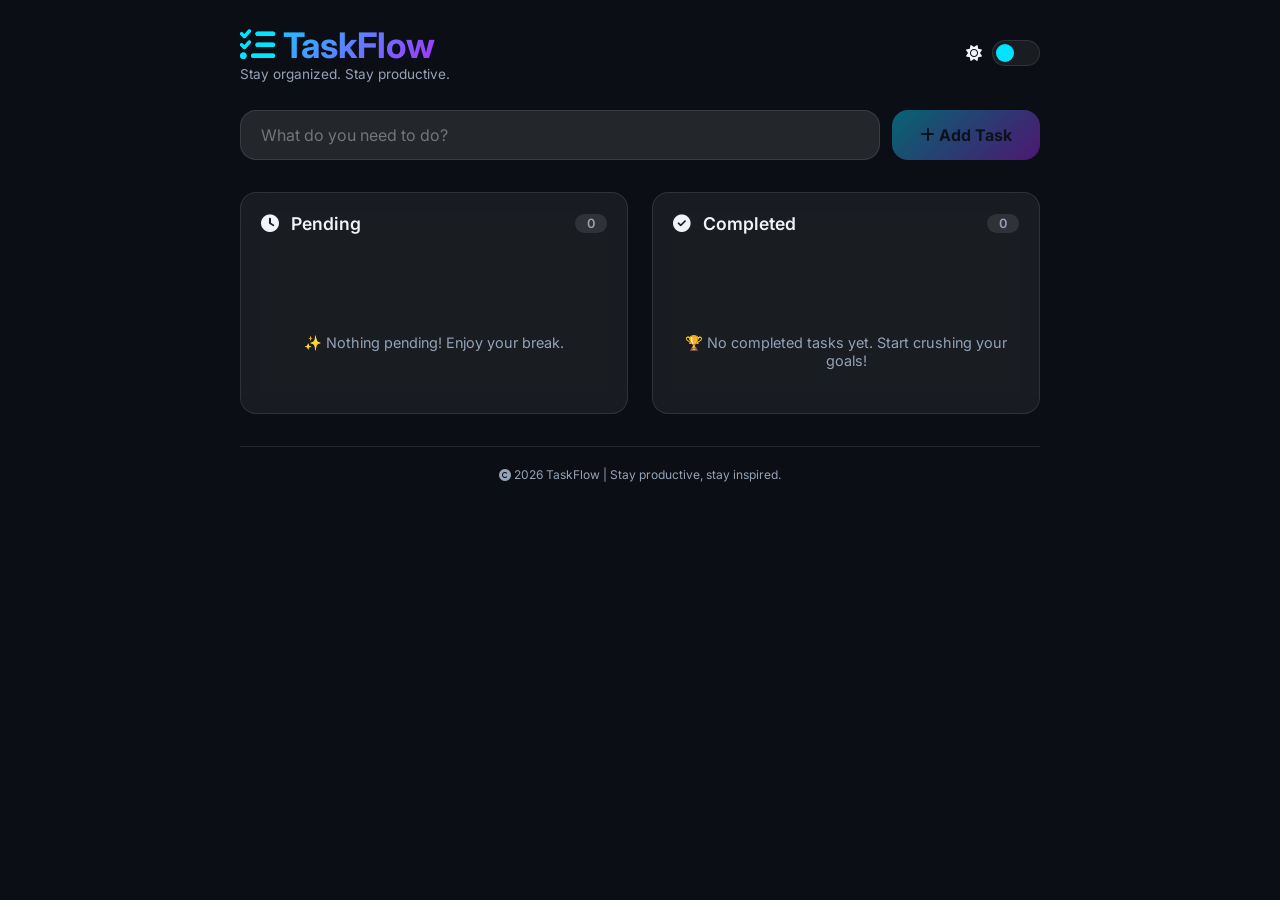
<file: WebDev-L2-TodoApp/index.html>
<!DOCTYPE html>
<html lang="en">
<head>
    <meta charset="UTF-8" />
    <meta name="viewport" content="width=device-width, initial-scale=1.0" />
    <title>TaskFlow | To-Do App</title>

    <!-- Google Fonts -->
    <link href="https://fonts.googleapis.com/css2?family=Inter:wght@400;500;600;700;800&family=JetBrains+Mono:wght@400;500&display=swap" rel="stylesheet" />

    <!-- Font Awesome 6 -->
    <link rel="stylesheet" href="https://cdnjs.cloudflare.com/ajax/libs/font-awesome/6.5.0/css/all.min.css" />

    <!-- External CSS -->
    <link rel="stylesheet" href="style.css" />
</head>
<body>
    <div class="app-shell">
        <!-- HEADER -->
        <header>
            <div>
                <h1><i class="fas fa-list-check"></i> TaskFlow</h1>
                <p class="subtitle">Stay organized. Stay productive.</p>
            </div>
            <label class="theme-toggle" for="theme-check">
                <span><i class="fas fa-sun"></i></span>
                <input id="theme-check" type="checkbox" />
                <span class="switch"></span>
            </label>
        </header>

        <!-- ADD TASK -->
        <section class="add-task">
            <input type="text" id="task-input" placeholder="What do you need to do?" />
            <button id="add-btn"><i class="fas fa-plus"></i> Add Task</button>
        </section>

        <!-- LISTS -->
        <main class="lists">
            <!-- Pending -->
            <section class="list-section">
                <div class="list-header">
                    <h2><i class="fas fa-clock"></i> Pending</h2>
                    <span class="count" id="pending-count">0</span>
                </div>
                <ul id="pending-list" class="task-list"></ul>
                <p class="empty-state" id="empty-pending">✨ Nothing pending! Enjoy your break.</p>
            </section>

            <!-- Completed -->
            <section class="list-section">
                <div class="list-header">
                    <h2><i class="fas fa-check-circle"></i> Completed</h2>
                    <span class="count" id="completed-count">0</span>
                </div>
                <ul id="completed-list" class="task-list"></ul>
                <p class="empty-state" id="empty-completed">🏆 No completed tasks yet. Start crushing your goals!</p>
            </section>
        </main>

        <!-- FOOTER -->
        <footer>
            <i class="fas fa-copyright"></i> <span id="year"></span> TaskFlow | Stay productive, stay inspired.
        </footer>
    </div>

    <script src="script.js"></script>
</body>
</html>
</file>
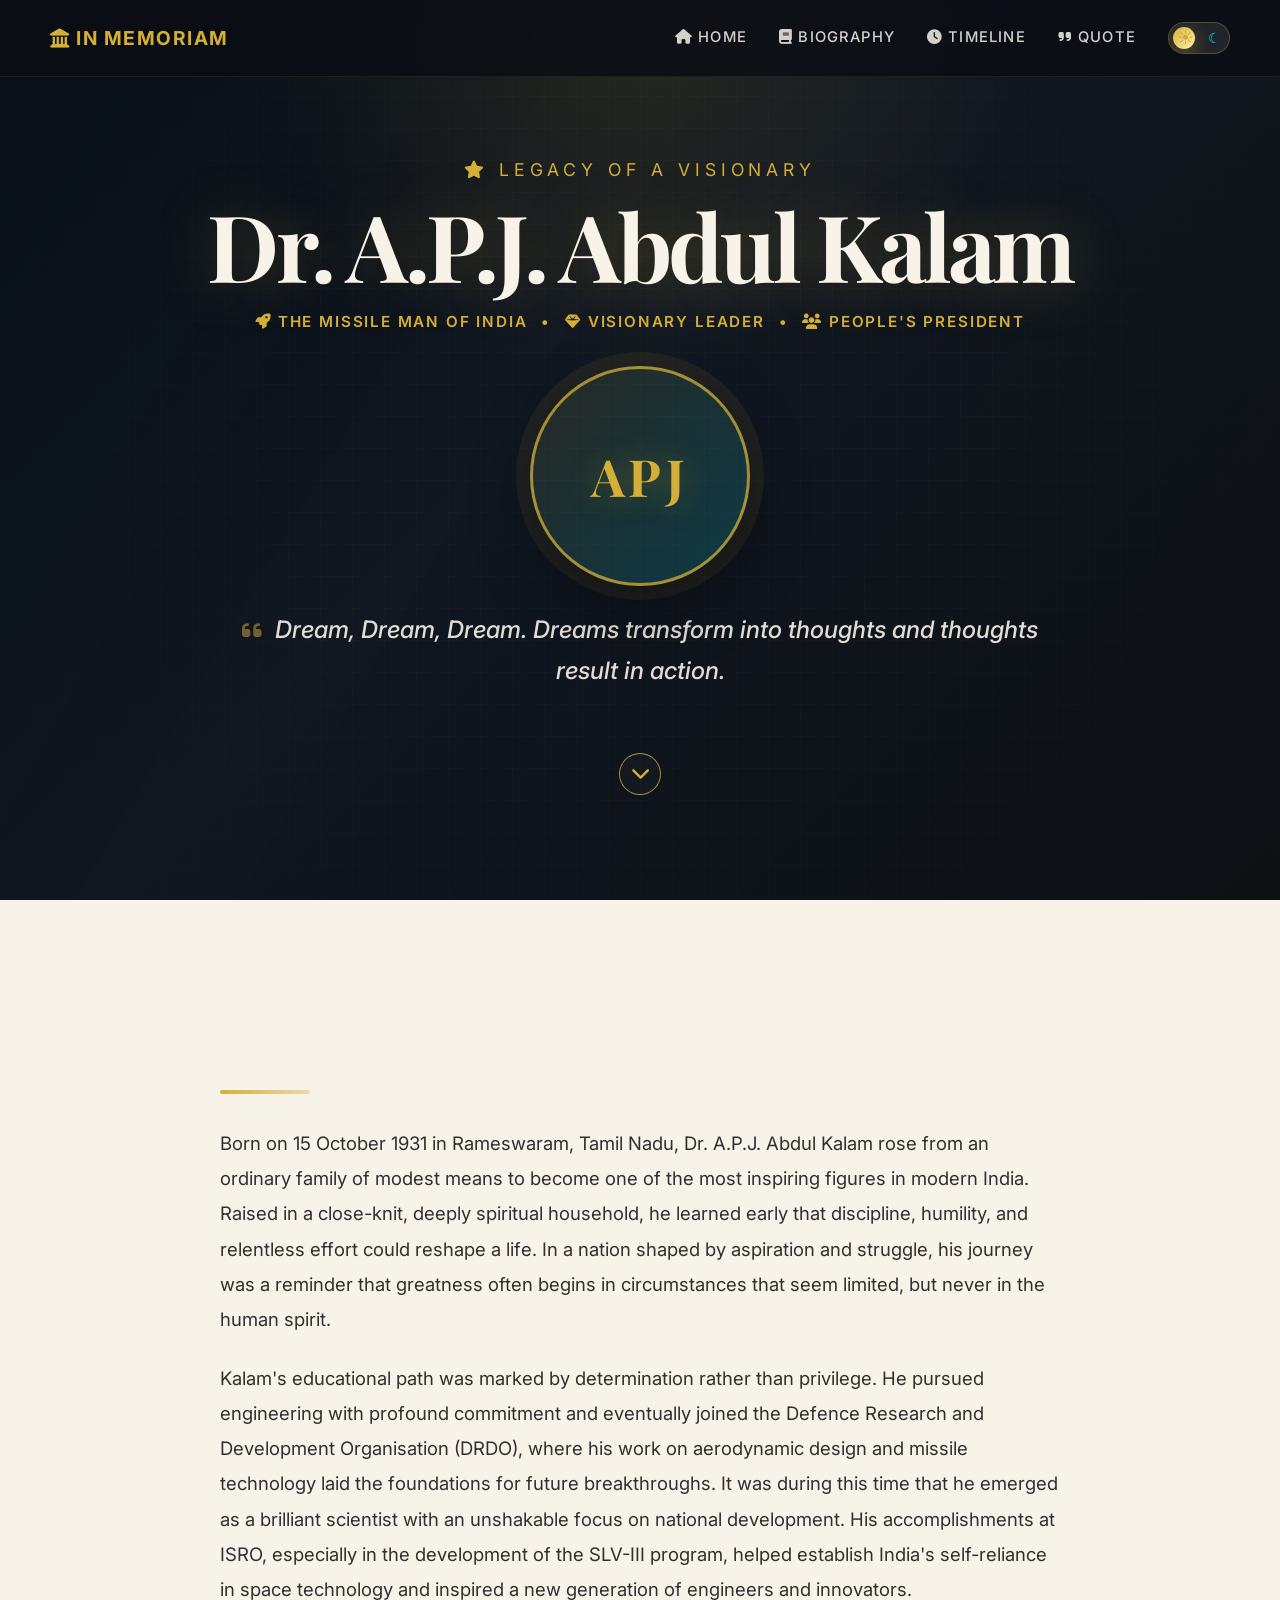
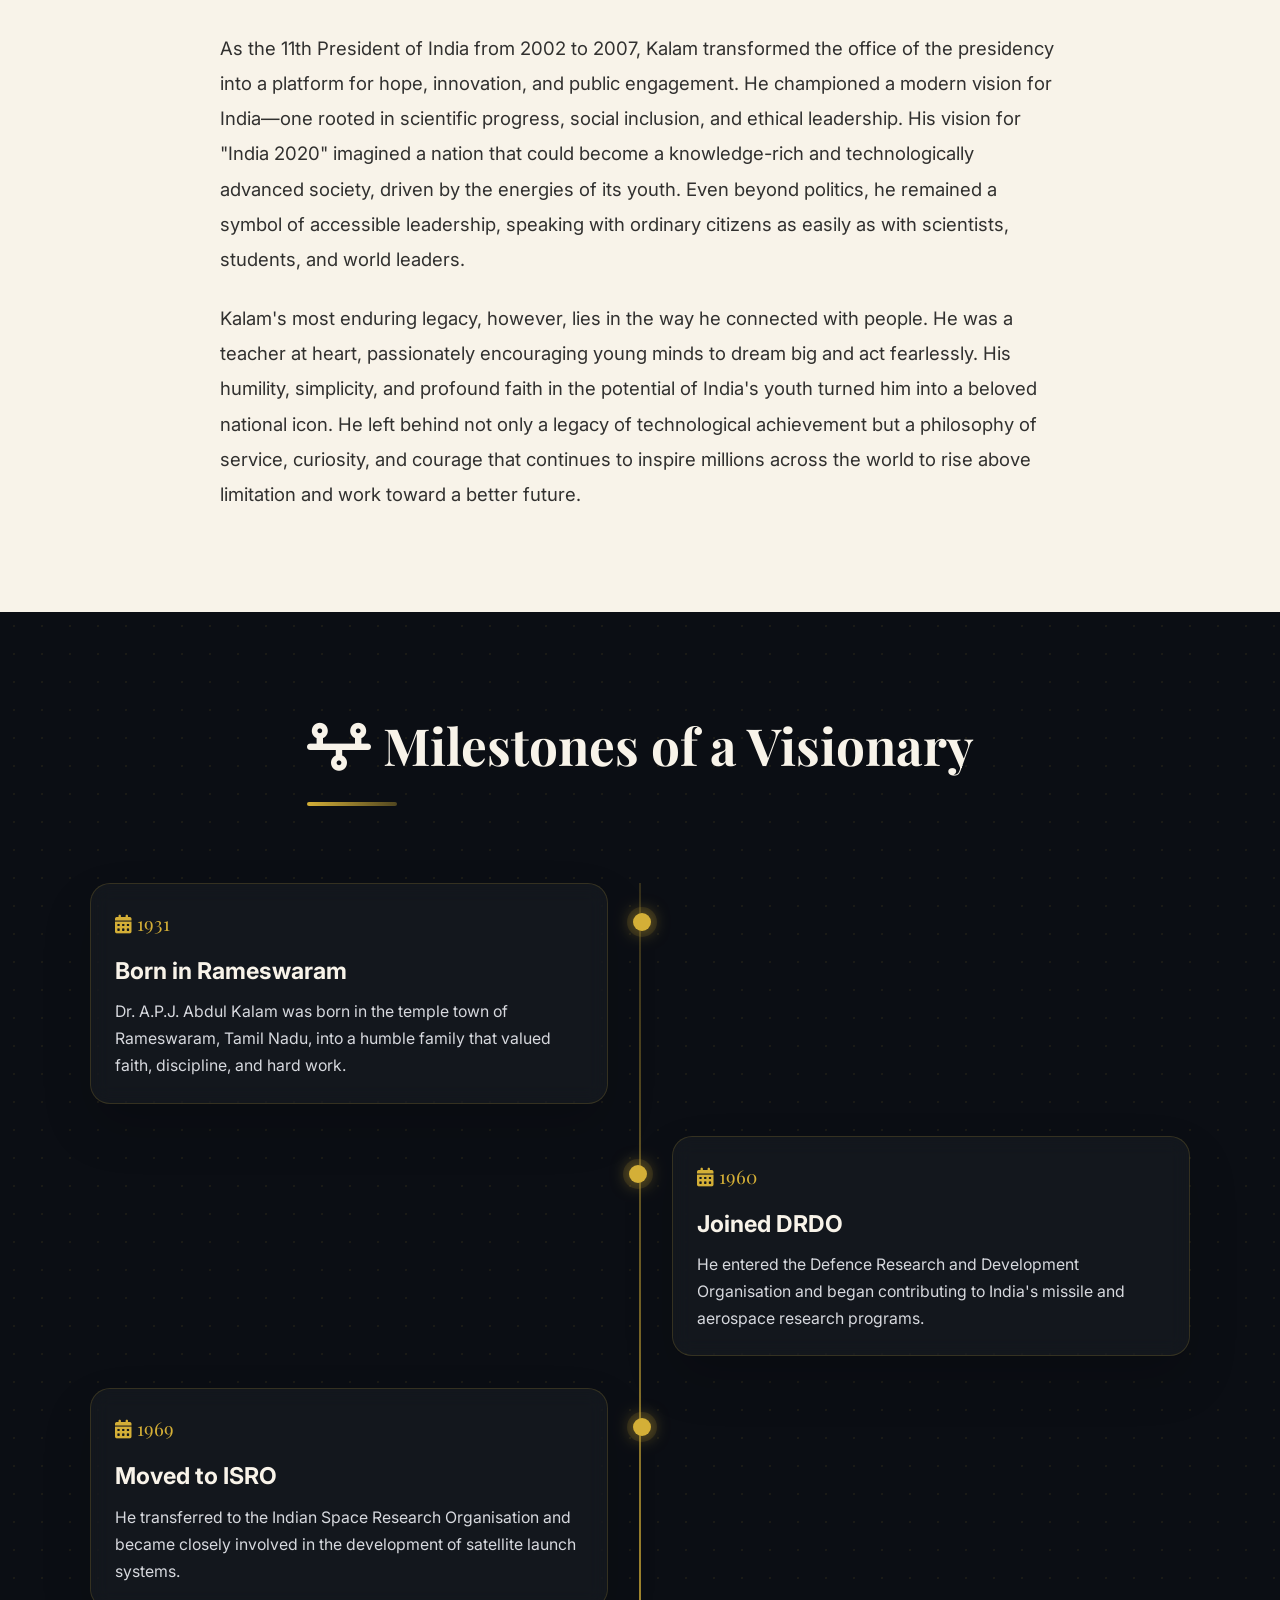
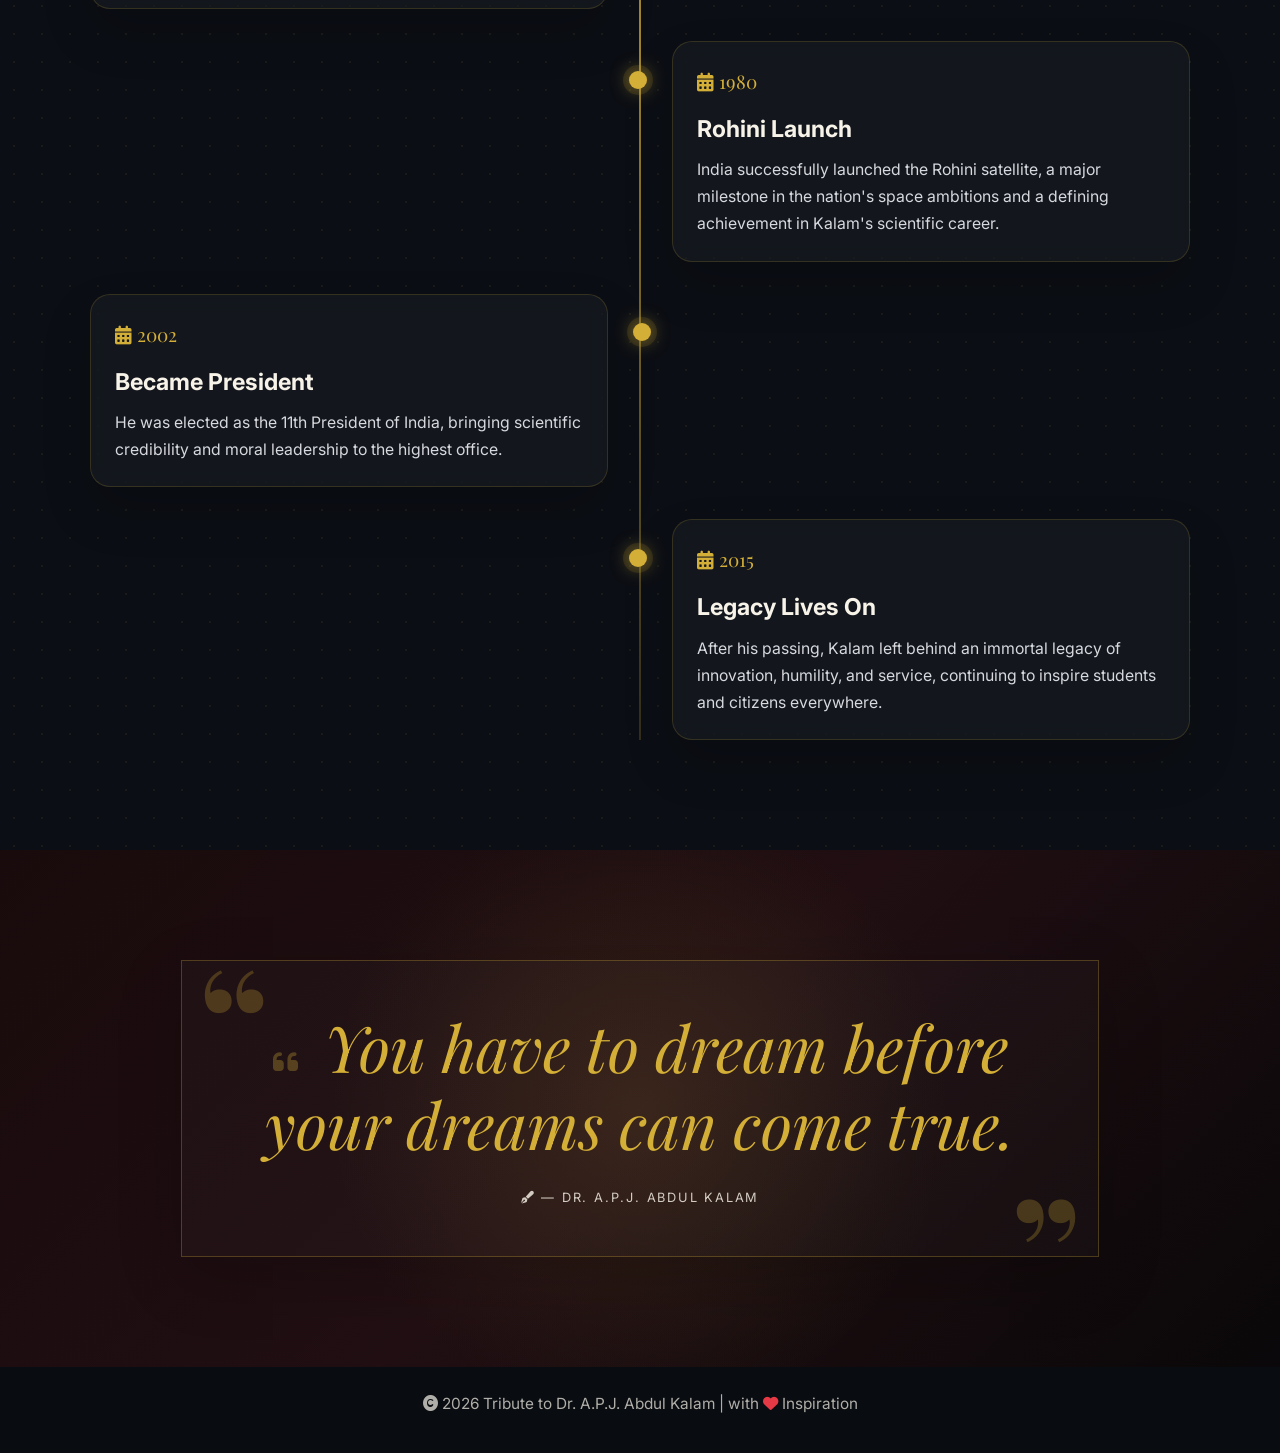
<file: WebDev-L2-TributePage/index.html>
<!DOCTYPE html>
<html lang="en">
<head>
    <meta charset="UTF-8" />
    <meta name="viewport" content="width=device-width, initial-scale=1.0" />
    <meta name="description" content="A premium tribute page celebrating Dr. A.P.J. Abdul Kalam, the Missile Man of India and former President of India." />
    <title>Tribute</title>

    <!-- Google Fonts -->
    <link href="https://fonts.googleapis.com/css2?family=Inter:wght@400;500;600;700;800&family=Playfair+Display:wght@400;500;600;700;800&display=swap" rel="stylesheet" />

    <!-- Font Awesome 6 (Free) -->
    <link rel="stylesheet" href="https://cdnjs.cloudflare.com/ajax/libs/font-awesome/6.5.0/css/all.min.css" />

    <!-- External CSS -->
    <link rel="stylesheet" href="style.css" />
</head>
<body>
    <!-- ============================================================ -->
    <!-- SECTION 1: STICKY NAVIGATION + THEME TOGGLE                  -->
    <!-- ============================================================ -->
    <header class="site-header" id="top">
        <div class="container nav-wrap">
            <a href="#top" class="brand" aria-label="Go to top">
                <i class="fas fa-landmark"></i> In Memoriam
            </a>

            <nav class="nav-links" aria-label="Main navigation">
                <a href="#home"><i class="fas fa-home"></i> Home</a>
                <a href="#biography"><i class="fas fa-book"></i> Biography</a>
                <a href="#timeline"><i class="fas fa-clock"></i> Timeline</a>
                <a href="#quote"><i class="fas fa-quote-right"></i> Quote</a>

                <label class="theme-switch" aria-label="Toggle dark mode">
                    <input id="themeToggle" type="checkbox" />
                    <span class="theme-slider">
                        <span class="theme-knob"></span>
                    </span>
                </label>
            </nav>

            <button class="hamburger" aria-label="Open menu" aria-expanded="false">
                <span></span>
            </button>
        </div>
    </header>

    <!-- ============================================================ -->
    <!-- SECTION 2: MEGA HERO                                         -->
    <!-- ============================================================ -->
    <section class="hero" id="home">
        <div class="hero-bg" aria-hidden="true"></div>

        <div class="container hero-inner">
            <div class="eyebrow"><i class="fas fa-star"></i> Legacy of a Visionary</div>
            <h1>Dr. A.P.J. Abdul Kalam</h1>
            <div class="tagline">
                <i class="fas fa-rocket"></i> The Missile Man of India
                <span class="dot-sep">•</span>
                <i class="fas fa-gem"></i> Visionary Leader
                <span class="dot-sep">•</span>
                <i class="fas fa-users"></i> People's President
            </div>

            <div class="hero-avatar" aria-label="Profile placeholder for Dr. A.P.J. Abdul Kalam">
                <span>APJ</span>
            </div>

            <p class="hero-lede">
                <i class="fas fa-quote-left" style="color: var(--gold); opacity: 0.5; font-size: 1.4rem; margin-right: 0.4rem;"></i>
                Dream, Dream, Dream. Dreams transform into thoughts and thoughts result in action.
            </p>

            <a href="#biography" class="scroll-indicator" aria-label="Scroll to biography">
                <i class="fas fa-chevron-down"></i>
            </a>
        </div>
    </section>

    <!-- ============================================================ -->
    <!-- SECTION 3: BIOGRAPHY                                         -->
    <!-- ============================================================ -->
    <section class="biography" id="biography">
        <div class="container">
            <h2 class="section-heading"><i class="fas fa-book-open"></i> The Journey of a Legend</h2>

            <div class="bio-copy">
                <p class="reveal">
                    Born on 15 October 1931 in Rameswaram, Tamil Nadu, Dr. A.P.J. Abdul Kalam rose from an ordinary
                    family of modest means to become one of the most inspiring figures in modern India. Raised in a close-knit,
                    deeply spiritual household, he learned early that discipline, humility, and relentless effort could reshape a
                    life. In a nation shaped by aspiration and struggle, his journey was a reminder that greatness often begins in
                    circumstances that seem limited, but never in the human spirit.
                </p>

                <p class="reveal">
                    Kalam's educational path was marked by determination rather than privilege. He pursued engineering with profound
                    commitment and eventually joined the Defence Research and Development Organisation (DRDO), where his work on
                    aerodynamic design and missile technology laid the foundations for future breakthroughs. It was during this time
                    that he emerged as a brilliant scientist with an unshakable focus on national development. His accomplishments at
                    ISRO, especially in the development of the SLV-III program, helped establish India's self-reliance in space
                    technology and inspired a new generation of engineers and innovators.
                </p>

                <p class="reveal">
                    As the 11th President of India from 2002 to 2007, Kalam transformed the office of the presidency into a platform
                    for hope, innovation, and public engagement. He championed a modern vision for India—one rooted in scientific
                    progress, social inclusion, and ethical leadership. His vision for "India 2020" imagined a nation that could become
                    a knowledge-rich and technologically advanced society, driven by the energies of its youth. Even beyond politics,
                    he remained a symbol of accessible leadership, speaking with ordinary citizens as easily as with scientists,
                    students, and world leaders.
                </p>

                <p class="reveal">
                    Kalam's most enduring legacy, however, lies in the way he connected with people. He was a teacher at heart,
                    passionately encouraging young minds to dream big and act fearlessly. His humility, simplicity, and profound faith
                    in the potential of India's youth turned him into a beloved national icon. He left behind not only a legacy of
                    technological achievement but a philosophy of service, curiosity, and courage that continues to inspire millions
                    across the world to rise above limitation and work toward a better future.
                </p>
            </div>
        </div>
    </section>

    <!-- ============================================================ -->
    <!-- SECTION 4: TIMELINE                                          -->
    <!-- ============================================================ -->
    <section class="timeline-section" id="timeline">
        <div class="container timeline-wrapper">
            <div class="timeline-header">
                <h2 class="section-heading"><i class="fas fa-timeline"></i> Milestones of a Visionary</h2>
            </div>

            <div class="timeline">
                <article class="timeline-card left-in">
                    <span class="timeline-year"><i class="fas fa-calendar-alt"></i> 1931</span>
                    <h3>Born in Rameswaram</h3>
                    <p>Dr. A.P.J. Abdul Kalam was born in the temple town of Rameswaram, Tamil Nadu, into a humble family that valued faith, discipline, and hard work.</p>
                </article>

                <article class="timeline-card right-in">
                    <span class="timeline-year"><i class="fas fa-calendar-alt"></i> 1960</span>
                    <h3>Joined DRDO</h3>
                    <p>He entered the Defence Research and Development Organisation and began contributing to India's missile and aerospace research programs.</p>
                </article>

                <article class="timeline-card left-in">
                    <span class="timeline-year"><i class="fas fa-calendar-alt"></i> 1969</span>
                    <h3>Moved to ISRO</h3>
                    <p>He transferred to the Indian Space Research Organisation and became closely involved in the development of satellite launch systems.</p>
                </article>

                <article class="timeline-card right-in">
                    <span class="timeline-year"><i class="fas fa-calendar-alt"></i> 1980</span>
                    <h3>Rohini Launch</h3>
                    <p>India successfully launched the Rohini satellite, a major milestone in the nation's space ambitions and a defining achievement in Kalam's scientific career.</p>
                </article>

                <article class="timeline-card left-in">
                    <span class="timeline-year"><i class="fas fa-calendar-alt"></i> 2002</span>
                    <h3>Became President</h3>
                    <p>He was elected as the 11th President of India, bringing scientific credibility and moral leadership to the highest office.</p>
                </article>

                <article class="timeline-card right-in">
                    <span class="timeline-year"><i class="fas fa-calendar-alt"></i> 2015</span>
                    <h3>Legacy Lives On</h3>
                    <p>After his passing, Kalam left behind an immortal legacy of innovation, humility, and service, continuing to inspire students and citizens everywhere.</p>
                </article>
            </div>
        </div>
    </section>

    <!-- ============================================================ -->
    <!-- SECTION 5: QUOTE BLOCK                                       -->
    <!-- ============================================================ -->
    <section class="quote-section" id="quote">
        <div class="container quote-wrap">
            <div class="quote-block">
                <blockquote>
                    <i class="fas fa-quote-left" style="color: var(--gold); opacity: 0.3; font-size: 1.8rem; margin-right: 0.5rem;"></i>
                    You have to dream before your dreams can come true.
                </blockquote>
                <div class="quote-credit"><i class="fas fa-pen-fancy"></i> — Dr. A.P.J. Abdul Kalam</div>
            </div>
        </div>
    </section>

    <!-- ============================================================ -->
    <!-- SECTION 6: FOOTER                                            -->
    <!-- ============================================================ -->
    <footer>
        <div>
            <i class="fas fa-copyright"></i> <span id="year"></span> Tribute to Dr. A.P.J. Abdul Kalam |
             with <i class="fas fa-heart" style="color: #e63946;"></i> Inspiration
        </div>
    </footer>

    <script src="script.js"></script>
</body>
</html>
</file>
<file: WebDev-L1-LandingPage/style.css>
/* ================================================================
   DESIGN TOKENS & BASE RESET
   ================================================================ */
:root {
    --black: #0A0A0A;
    --card: #121212;
    --elevated: #1E1E1E;
    --gold: #D4AF37;
    --bright-gold: #FFDF73;
    --dark-gold: #8A6B1E;
    --rose-gold: #B76E79;
    --cream: #F8F3E9;
    --secondary: #D4C5A9;
    --muted: #A89F91;
    --red: #8B0000;
    --glass: rgba(255, 255, 255, 0.03);
    --ease: all 0.4s cubic-bezier(0.4, 0, 0.2, 1);
}

html {
    scroll-behavior: smooth;
    scroll-snap-type: y proximity;
}

*,
*::before,
*::after {
    box-sizing: border-box;
}

body {
    margin: 0;
    background: var(--black);
    color: var(--cream);
    font-family: 'Inter', sans-serif;
    font-size: clamp(0.95rem, 1.1vw, 1rem);
    line-height: 1.6;
    overflow-x: hidden;
}

h1,
h2,
h3,
h4,
p {
    margin-top: 0;
}

h1,
h2,
h3 {
    font-family: 'Playfair Display', serif;
    line-height: 1.1;
}

a {
    color: inherit;
}

button,
input {
    font: inherit;
}

/* ================================================================
   SECTION 1: STICKY GLASS NAVIGATION
   ================================================================ */
.site-header {
    position: sticky;
    top: 0;
    z-index: 10;
    background: rgba(10, 10, 10, 0.85);
    border-bottom: 1px solid rgba(212, 175, 55, 0.12);
    backdrop-filter: blur(25px);
    -webkit-backdrop-filter: blur(25px);
}

.navbar {
    display: flex;
    align-items: center;
    justify-content: space-between;
    width: min(100% - clamp(2rem, 6vw, 7.5rem), 1280px);
    min-height: clamp(4.5rem, 8vw, 5.5rem);
    margin: 0 auto;
}

.logo {
    color: var(--gold);
    font-family: 'Playfair Display', serif;
    font-size: clamp(1.2rem, 2.5vw, 2rem);
    font-weight: 700;
    letter-spacing: 0.02em;
    text-decoration: none;
    white-space: nowrap;
}

.nav-links {
    display: flex;
    align-items: center;
    gap: clamp(1.2rem, 3vw, 2.75rem);
    margin: 0;
    padding: 0;
    list-style: none;
}

.nav-links a {
    position: relative;
    padding: 0.5rem 0;
    color: var(--cream);
    font-size: clamp(0.78rem, 1.4vw, 0.9rem);
    font-weight: 500;
    letter-spacing: 0.5px;
    text-decoration: none;
    background-image: linear-gradient(var(--gold), var(--gold));
    background-position: 100% 100%;
    background-repeat: no-repeat;
    background-size: 0 1px;
    transition: var(--ease);
}

.nav-links a:hover,
.nav-links a:focus-visible {
    color: var(--gold);
    background-position: 0 100%;
    background-size: 100% 1px;
    outline: none;
}

#nav-toggle {
    position: absolute;
    opacity: 0;
    pointer-events: none;
}

.menu-toggle {
    display: none;
    width: 2.75rem;
    cursor: pointer;
}

.menu-toggle span {
    display: block;
    height: 2px;
    margin: 0.4rem 0;
    background: var(--gold);
    transition: var(--ease);
}

/* ================================================================
   SECTION 2: CINEMATIC HERO
   ================================================================ */
.hero {
    position: relative;
    display: flex;
    min-height: 100dvh;
    align-items: center;
    justify-content: center;
    padding: clamp(6rem, 12vw, 9rem) clamp(1.25rem, 5vw, 4rem) clamp(5rem, 10vw, 7rem);
    overflow: hidden;
    isolation: isolate;
    scroll-snap-align: start;
    text-align: center;
}

.hero::before {
    position: absolute;
    z-index: -2;
    inset: -8%;
    content: '';
    background:
        radial-gradient(circle at 70% 30%, rgba(212, 175, 55, 0.12), transparent 22%),
        radial-gradient(circle at 20% 70%, rgba(139, 0, 0, 0.28), transparent 32%),
        repeating-conic-gradient(from 30deg at 50% 50%, rgba(212, 175, 55, 0.04) 0deg 8deg, transparent 8deg 22deg),
        linear-gradient(135deg, rgba(10, 10, 10, 0.95), rgba(139, 0, 0, 0.4));
    animation: background-zoom 20s ease-in-out infinite alternate;
}

.hero::after {
    position: absolute;
    z-index: -1;
    inset: 0;
    content: '';
    background: linear-gradient(180deg, rgba(10, 10, 10, 0.1), var(--black));
}

.hero-content {
    width: min(100%, 900px);
}

.eyebrow {
    display: inline-block;
    margin-bottom: clamp(1.25rem, 3vw, 2rem);
    padding: 0.35rem clamp(1rem, 3vw, 1.25rem);
    border: 1px solid var(--gold);
    border-radius: 50px;
    color: var(--gold);
    font-size: clamp(0.68rem, 1.4vw, 0.8rem);
    font-weight: 600;
    letter-spacing: 0.18em;
}

.hero h1 {
    max-width: 950px;
    margin-bottom: clamp(1rem, 2vw, 1.25rem);
    color: transparent;
    background: linear-gradient(135deg, var(--gold), var(--bright-gold), var(--gold));
    background-clip: text;
    -webkit-background-clip: text;
    background-size: 300% 300%;
    animation: shimmerText 4s ease infinite;
    font-size: clamp(2.5rem, 8vw, 5.5rem);
    letter-spacing: clamp(0.08em, 0.8vw, 0.18em);
}

.hero-subtitle {
    max-width: 650px;
    margin: 0 auto;
    color: var(--muted);
    font-size: clamp(1rem, 1.8vw, 1.4rem);
}

.hero-actions {
    display: flex;
    justify-content: center;
    gap: clamp(0.75rem, 2vw, 1.25rem);
    margin-top: clamp(2rem, 5vw, 3rem);
}

.button {
    display: inline-block;
    padding: clamp(0.85rem, 2vw, 1rem) clamp(1.5rem, 4vw, 2.5rem);
    border: 2px solid var(--gold);
    border-radius: 50px;
    cursor: pointer;
    font-weight: 700;
    text-decoration: none;
    transition: var(--ease);
}

.button-primary {
    background: var(--gold);
    color: var(--black);
    box-shadow: 0 0 30px rgba(212, 175, 55, 0.3);
}

.button-primary:hover,
.button-primary:focus-visible {
    background: var(--bright-gold);
    transform: scale(1.05);
}

.button-outline {
    background: transparent;
    color: var(--cream);
}

.button-outline:hover,
.button-outline:focus-visible {
    background: var(--gold);
    color: var(--black);
    transform: scale(1.05);
}

.stats {
    display: flex;
    justify-content: center;
    gap: clamp(1.5rem, 5vw, 2.5rem);
    margin-top: clamp(2.5rem, 6vw, 3.5rem);
}

.stat {
    min-width: clamp(4rem, 12vw, 7rem);
}

.stat strong {
    display: block;
    color: var(--gold);
    font-size: clamp(1.5rem, 3vw, 2.5rem);
    line-height: 1;
}

.stat span {
    color: var(--muted);
    font-size: clamp(0.68rem, 1.2vw, 0.8rem);
}

.scroll-arrow {
    position: absolute;
    bottom: clamp(1.5rem, 4vw, 2.5rem);
    color: var(--gold);
    font-size: clamp(1.5rem, 3vw, 2rem);
    animation: bounce-arrow 2s ease-in-out infinite;
}

/* ================================================================
   SHARED SECTION FRAMING
   ================================================================ */
.section {
    padding: clamp(5rem, 9vw, 7rem) clamp(1.25rem, 5vw, 4rem);
    scroll-snap-align: start;
}

.section-header {
    max-width: 700px;
    margin: 0 auto clamp(2.5rem, 6vw, 4rem);
    text-align: center;
}

.section-tag {
    margin-bottom: clamp(0.75rem, 2vw, 1rem);
    color: var(--gold);
    font-size: clamp(0.7rem, 1.5vw, 0.85rem);
    font-weight: 600;
    letter-spacing: 0.18em;
    text-transform: uppercase;
}

.section-header h2 {
    margin-bottom: 1rem;
    color: var(--cream);
    font-size: clamp(2rem, 4vw, 3.5rem);
}

.section-header p {
    margin-bottom: 0;
    color: var(--muted);
    font-size: clamp(0.95rem, 1.5vw, 1.1rem);
}

/* ================================================================
   SECTION 3: SIGNATURE DISHES
   ================================================================ */
.dishes-grid {
    display: grid;
    grid-template-columns: repeat(4, 1fr);
    gap: clamp(1rem, 3vw, 1.875rem);
    max-width: 1320px;
    margin: 0 auto;
}

.dish-card,
.value-card,
.chef-card {
    border: 1px solid rgba(212, 175, 55, 0.1);
    background: var(--card);
    transition: var(--ease);
}

.dish-card {
    position: relative;
    overflow: hidden;
    padding: clamp(1.5rem, 3vw, 2.2rem) clamp(1rem, 2vw, 1.5rem);
    border-radius: 16px;
    text-align: center;
}

.dish-card::before {
    position: absolute;
    z-index: 0;
    inset: -30%;
    content: '';
    background: radial-gradient(circle, rgba(212, 175, 55, 0.16), transparent 55%);
    opacity: 0;
    pointer-events: none;
    transition: var(--ease);
}

.dish-card:hover::before {
    opacity: 1;
}

.dishes-grid:has(.dish-card:hover) .dish-card:not(:hover) {
    opacity: 0.6;
}

.dish-card:hover {
    border-color: var(--gold);
    box-shadow: 0 20px 60px rgba(212, 175, 55, 0.15);
    transform: translateY(-10px) scale(1.02);
}

.dish-icon {
    display: block;
    margin-bottom: 1rem;
    font-size: clamp(2.4rem, 5vw, 3rem);
}

.dish-card:hover .dish-icon {
    animation: pulse-glow 0.8s ease-in-out infinite alternate;
}

.dish-card h3 {
    margin: 0.5rem 0;
    color: var(--cream);
    font-family: 'Inter', sans-serif;
    font-size: clamp(1.1rem, 2vw, 1.3rem);
}

.dish-card p {
    min-height: clamp(4rem, 7vw, 5.5rem);
    margin-bottom: 0;
    color: var(--muted);
    font-size: clamp(0.82rem, 1.5vw, 0.9rem);
}

.code-pill {
    display: inline-block;
    margin-top: 1rem;
    padding: 0.25rem 1rem;
    border: 1px solid rgba(212, 175, 55, 0.2);
    border-radius: 50px;
    background: rgba(212, 175, 55, 0.1);
    color: var(--gold);
    font-size: clamp(0.7rem, 1.3vw, 0.8rem);
}

.code-pill:hover {
    background: var(--gold);
    color: var(--black);
    transform: scale(1.05);
}

.dish-badge {
    position: absolute;
    top: 1rem;
    right: 1rem;
    padding: 0.25rem 0.6rem;
    border-radius: 50px;
    background: var(--gold);
    color: var(--black);
    font-size: clamp(0.62rem, 1vw, 0.7rem);
    font-weight: 700;
}

.dish-card>* {
    position: relative;
    z-index: 1;
}

/* ================================================================
   SECTION 4: PHILOSOPHY
   ================================================================ */
.philosophy {
    position: relative;
    background: radial-gradient(circle at 50% 0%, rgba(139, 0, 0, 0.3), transparent 45%), conic-gradient(from 180deg at 50% 50%, var(--black), #160d0a, var(--black));
    background-attachment: fixed;
    text-align: center;
}

.quote {
    position: relative;
    max-width: 800px;
    margin: 0 auto;
    padding: clamp(1.5rem, 4vw, 2rem) 0;
    color: var(--cream);
    font-family: 'Playfair Display', serif;
    font-size: clamp(1.8rem, 4vw, 3.5rem);
    line-height: 1.4;
}

.quote::before,
.quote::after {
    display: block;
    width: clamp(4rem, 15vw, 8rem);
    height: 1px;
    margin: 0 auto;
    background: var(--gold);
    content: '';
    transition: var(--ease);
}

.quote::before {
    margin-bottom: clamp(1.5rem, 4vw, 2rem);
}

.quote::after {
    margin-top: clamp(1.5rem, 4vw, 2rem);
}

.quote:hover::before,
.quote:hover::after {
    width: min(80%, 25rem);
    box-shadow: 0 0 15px var(--gold);
}

.quote-attribution {
    color: var(--gold);
    font-size: clamp(0.9rem, 1.1vw, 1.2rem);
    letter-spacing: 0.12em;
    text-transform: uppercase;
}

.values {
    display: flex;
    flex-wrap: wrap;
    justify-content: center;
    gap: clamp(1rem, 3vw, 1.875rem);
    margin-top: clamp(3rem, 7vw, 4rem);
}

.value-card {
    width: min(100%, 220px);
    padding: clamp(1.5rem, 3vw, 1.875rem) clamp(1rem, 2vw, 1.5rem);
    border-radius: 16px;
}

.value-card:hover {
    border-color: var(--gold);
    background: var(--gold);
    color: var(--black);
    transform: translateY(-8px);
}

.value-icon {
    display: block;
    margin-bottom: 1rem;
    font-size: clamp(2rem, 4vw, 2.5rem);
}

.value-card h3 {
    margin: 0;
    color: var(--cream);
    font-family: 'Inter', sans-serif;
    font-size: clamp(1rem, 1.8vw, 1.1rem);
}

.value-card p {
    margin: 0.5rem 0 0;
    color: var(--muted);
    font-size: clamp(0.82rem, 1.4vw, 0.9rem);
}

.value-card:hover h3,
.value-card:hover p {
    color: var(--black);
}

/* ================================================================
   SECTION 5: ASYMMETRIC CHEF TABLE
   ================================================================ */
.chefs-grid {
    display: grid;
    grid-template-columns: repeat(3, 1fr);
    gap: clamp(1rem, 3vw, 1.875rem);
    max-width: 1200px;
    margin: 0 auto;
}

.chef-card {
    padding: clamp(2rem, 4vw, 2.5rem);
    border-radius: 16px;
    text-align: center;
}

.chef-card-large {
    display: flex;
    grid-column: span 1;
    align-items: center;
    gap: clamp(1.5rem, 4vw, 2.2rem);
    text-align: left;
}

.chef-card-large .chef-icon {
    flex-shrink: 0;
}

.chef-info {
    flex: 1 1 18rem;
}

.chef-card:hover {
    border-color: var(--gold);
    box-shadow: 0 0 40px rgba(212, 175, 55, 0.1);
    transform: translateY(-5px);
}

.chef-icon {
    display: block;
    margin-bottom: 1rem;
    font-size: clamp(3rem, 6vw, 4rem);
}

.chef-card h3 {
    margin-bottom: 0.25rem;
    color: var(--cream);
    font-family: 'Inter', sans-serif;
    font-size: clamp(1.25rem, 2.5vw, 1.5rem);
}

.chef-title {
    margin-bottom: 0.75rem;
    color: var(--gold);
    font-size: clamp(0.8rem, 1.4vw, 0.9rem);
}

.chef-quote {
    margin: 0;
    border-left: 3px solid var(--gold);
    padding-left: 1rem;
    color: var(--muted);
    font-size: clamp(0.95rem, 1.8vw, 1.1rem);
    font-style: italic;
    text-align: left;
}

.chef-experience {
    margin: 0.75rem 0 0;
    color: var(--muted);
    font-size: clamp(0.72rem, 1.3vw, 0.8rem);
}

.chef-bio {
    margin: 0.75rem 0 0;
    color: var(--muted);
    font-size: clamp(0.82rem, 1.4vw, 0.95rem);
}

/* ================================================================
   SECTION 6: RESERVATION CTA
   ================================================================ */
.reservation {
    background: linear-gradient(135deg, var(--black), #1A0A0A);
    text-align: center;
}

.reservation-line {
    display: block;
    width: clamp(4rem, 8vw, 5rem);
    height: 2px;
    margin: 0 auto clamp(1.5rem, 3vw, 1.875rem);
    background: var(--gold);
}

.reservation h2 {
    margin-bottom: 1rem;
    color: var(--cream);
    font-size: clamp(2rem, 4vw, 3.5rem);
}

.reservation-subtitle {
    margin-bottom: clamp(2rem, 5vw, 2.5rem);
    color: var(--muted);
    font-size: clamp(0.95rem, 1.8vw, 1.1rem);
}

.reservation-form {
    display: flex;
    flex-wrap: wrap;
    justify-content: center;
    gap: clamp(0.75rem, 2vw, 1.25rem);
    max-width: 800px;
    margin: 0 auto;
}

.field {
    flex: 1 1 200px;
    text-align: left;
}

.field label {
    display: block;
    margin: 0 0 0.35rem 1.25rem;
    color: var(--muted);
    font-size: clamp(0.7rem, 1.3vw, 0.8rem);
}

.field input {
    width: 100%;
    padding: clamp(0.85rem, 2vw, 1rem) clamp(1rem, 3vw, 1.5rem);
    border: 2px solid rgba(212, 175, 55, 0.2);
    border-radius: 50px;
    outline: none;
    background: var(--card);
    color: var(--cream);
    transition: var(--ease);
}

.field input:focus {
    border-color: var(--gold);
    background: var(--elevated);
    box-shadow: 0 0 20px rgba(212, 175, 55, 0.1);
}

.field input::placeholder {
    color: #666;
}

.reservation-form .button {
    align-self: end;
    flex: 0 0 auto;
    border: 0;
    overflow: hidden;
    position: relative;
}

.reservation-form .button::before {
    position: absolute;
    top: 0;
    bottom: 0;
    left: -80%;
    width: 50%;
    content: '';
    background: linear-gradient(90deg, transparent, rgba(255, 255, 255, 0.5), transparent);
    transform: skewX(-20deg);
}

.reservation-form .button:hover::before {
    animation: shimmer 0.8s ease;
}

.reservation-note {
    margin: 1.5rem 0 0;
    color: var(--muted);
    font-size: clamp(0.78rem, 1.4vw, 0.9rem);
}

.reservation-note strong {
    color: var(--gold);
}

.guarantee-badge {
    display: inline-block;
    margin: clamp(1rem, 2vw, 1.25rem) 0 0;
    padding: 0.45rem 1rem;
    border: 1px solid rgba(183, 110, 121, 0.45);
    border-radius: 50px;
    color: var(--rose-gold);
    font-size: clamp(0.72rem, 1.2vw, 0.82rem);
}

/* ================================================================
   SECTION 7: GUEST TESTIMONIALS
   ================================================================ */
.testimonials {
    background: var(--card);
}

.testimonials-grid {
    display: grid;
    grid-template-columns: repeat(3, 1fr);
    gap: clamp(1rem, 3vw, 2.2rem);
    max-width: 1300px;
    margin: 0 auto;
}

.testimonial-card {
    position: relative;
    padding: clamp(1.75rem, 3vw, 2.2rem) clamp(1.25rem, 2.5vw, 1.875rem);
    border: 1px solid rgba(212, 175, 55, 0.06);
    border-radius: 16px;
    background: var(--black);
    transition: var(--ease);
}

.testimonial-card:hover {
    border-color: rgba(212, 175, 55, 0.3);
    box-shadow: 0 15px 50px rgba(0, 0, 0, 0.3);
    transform: translateY(-8px);
}

.rating {
    display: block;
    margin-bottom: 0.75rem;
    color: var(--gold);
    font-size: clamp(1rem, 2vw, 1.2rem);
    letter-spacing: 0.12em;
}

.testimonial-text {
    position: relative;
    margin-bottom: 1rem;
    color: var(--secondary);
    font-size: clamp(0.95rem, 1vw, 1.1rem);
    font-style: italic;
    line-height: 1.8;
}

.testimonial-text::before {
    position: absolute;
    top: -1rem;
    left: -0.35rem;
    content: '❝';
    color: var(--gold);
    font-size: clamp(2rem, 4vw, 3rem);
    opacity: 0.2;
}

.testimonial-card h3 {
    margin: 0;
    color: var(--cream);
    font-family: 'Inter', sans-serif;
    font-size: clamp(0.9rem, 1.5vw, 1rem);
}

.guest-detail {
    margin: 0.2rem 0 0;
    color: var(--muted);
    font-size: clamp(0.75rem, 1.2vw, 0.85rem);
}

/* ================================================================
   SECTION 8: SPACIOUS FOOTER
   ================================================================ */
.site-footer {
    padding: clamp(3.5rem, 7vw, 3.75rem) clamp(1.25rem, 5vw, 1.875rem) 1.875rem;
    border-top: 1px solid rgba(212, 175, 55, 0.1);
}

.footer-grid {
    display: grid;
    grid-template-columns: repeat(3, 1fr);
    gap: clamp(1.5rem, 4vw, 2.5rem);
    max-width: 1200px;
    margin: 0 auto;
}

.footer-brand h3 {
    margin-bottom: 0.5rem;
    color: var(--gold);
    font-size: clamp(1.25rem, 2vw, 1.5rem);
}

.footer-brand p {
    color: var(--muted);
    font-size: clamp(0.85rem, 1.5vw, 0.95rem);
}

.site-footer h4 {
    margin-bottom: 1rem;
    color: var(--cream);
    font-size: clamp(0.9rem, 1.5vw, 1rem);
}

.footer-links {
    display: flex;
    flex-direction: column;
    gap: 0.5rem;
    margin: 0;
    padding: 0;
    list-style: none;
}

.footer-links a {
    position: relative;
    width: fit-content;
    color: var(--muted);
    font-size: clamp(0.82rem, 1.4vw, 0.9rem);
    text-decoration: none;
    transition: var(--ease);
}

.footer-links a::after {
    position: absolute;
    right: 0;
    bottom: -2px;
    left: 0;
    height: 1px;
    content: '';
    background: var(--gold);
    transform: scaleX(0);
    transform-origin: left;
    transition: var(--ease);
}

.footer-links a:hover {
    color: var(--gold);
    transform: translateX(5px);
}

.footer-links a:hover::after {
    transform: scaleX(1);
}

.social-links {
    display: flex;
    gap: clamp(0.8rem, 2vw, 1.25rem);
}

.social-links a {
    display: inline-block;
    color: var(--muted);
    font-size: clamp(1.5rem, 3vw, 2rem);
    text-decoration: none;
    transition: var(--ease);
}

.social-links a:hover {
    color: var(--gold);
    transform: translateY(-8px) scale(1.1);
}

.footer-contact,
.footer-detail {
    margin: 1rem 0 0;
    color: #666;
    font-size: clamp(0.75rem, 1.2vw, 0.85rem);
}

.footer-detail {
    margin-top: 0.5rem;
}

.footer-bottom {
    display: flex;
    grid-column: 1 / -1;
    justify-content: space-between;
    flex-wrap: wrap;
    gap: 0.75rem;
    margin: clamp(1.5rem, 4vw, 2.5rem) 0 0;
    padding-top: 1.25rem;
    border-top: 1px solid rgba(255, 255, 255, 0.05);
    color: #666;
    font-size: clamp(0.72rem, 1.3vw, 0.85rem);
}

/* ================================================================
   MOTION / KEYFRAMES
   ================================================================ */
@keyframes background-zoom {
    from {
        transform: scale(1);
    }
    to {
        transform: scale(1.12);
    }
}

@keyframes bounce-arrow {
    0%,
    100% {
        transform: translateY(0);
    }
    50% {
        transform: translateY(10px);
    }
}

@keyframes shimmer {
    from {
        left: -80%;
    }
    to {
        left: 140%;
    }
}

@keyframes pulse-glow {
    from {
        filter: drop-shadow(0 0 0 transparent);
        transform: translateY(0);
    }
    to {
        filter: drop-shadow(0 0 12px rgba(255, 223, 115, 0.7));
        transform: translateY(-5px);
    }
}

@keyframes shimmerText {
    0%,
    100% {
        background-position: 0% 50%;
    }
    50% {
        background-position: 100% 50%;
    }
}

@keyframes bounceDown {
    0%,
    100% {
        transform: translateY(0);
    }
    50% {
        transform: translateY(15px);
    }
}

@keyframes pulseGlow {
    0%,
    100% {
        box-shadow: 0 0 20px rgba(212, 175, 55, 0.1);
    }
    50% {
        box-shadow: 0 0 50px rgba(212, 175, 55, 0.2);
    }
}

@keyframes slideShimmer {
    0% {
        transform: translateX(-100%);
    }
    100% {
        transform: translateX(100%);
    }
}

@keyframes floatUp {
    0%,
    100% {
        transform: translateY(0);
    }
    50% {
        transform: translateY(-10px);
    }
}

@keyframes backgroundZoom {
    0%,
    100% {
        transform: scale(1);
    }
    50% {
        transform: scale(1.05);
    }
}

@keyframes fadeInUp {
    from {
        opacity: 0;
        transform: translateY(30px);
    }
    to {
        opacity: 1;
        transform: translateY(0);
    }
}

/* ================================================================
   TABLET LAYOUT (1024px and below)
   ================================================================ */
@media (max-width: 1024px) {
    .dishes-grid,
    .testimonials-grid {
        grid-template-columns: repeat(2, 1fr);
    }

    .chefs-grid {
        grid-template-columns: 1fr;
    }

    .chef-card-large {
        grid-column: auto;
    }

    .footer-grid {
        grid-template-columns: repeat(2, 1fr);
    }

    .footer-brand {
        grid-column: 1 / -1;
    }

    .hero h1 {
        font-size: clamp(2rem, 6vw, 3.5rem);
    }

    .stats {
        flex-wrap: nowrap;
    }
}

/* ================================================================
   MOBILE LAYOUT (767px and below)
   ================================================================ */
@media (max-width: 767px) {
    .navbar {
        position: relative;
        width: calc(100% - 2.5rem);
    }

    .menu-toggle {
        display: block;
    }

    .nav-links {
        position: absolute;
        top: 100%;
        right: 0;
        left: 0;
        display: flex;
        align-items: stretch;
        flex-direction: column;
        gap: 0;
        max-height: 0;
        overflow: hidden;
        background: rgba(10, 10, 10, 0.96);
        transition: max-height 0.4s ease;
    }

    .nav-links li {
        border-top: 1px solid rgba(212, 175, 55, 0.1);
    }

    .nav-links a {
        display: block;
        padding: 1rem 0;
    }

    #nav-toggle:checked~.menu-toggle span:nth-child(1) {
        transform: translateY(0.5rem) rotate(45deg);
    }

    #nav-toggle:checked~.menu-toggle span:nth-child(2) {
        opacity: 0;
    }

    #nav-toggle:checked~.menu-toggle span:nth-child(3) {
        transform: translateY(-0.5rem) rotate(-45deg);
    }

    #nav-toggle:checked~.nav-links {
        max-height: 22rem;
    }

    .hero {
        padding-right: 1.25rem;
        padding-left: 1.25rem;
    }

    .hero h1 {
        font-size: clamp(1.8rem, 8vw, 2.8rem);
        letter-spacing: 0.08em;
    }

    .hero-actions {
        flex-direction: column;
        width: min(100%, 22rem);
        margin-right: auto;
        margin-left: auto;
    }

    .hero-actions .button {
        width: 100%;
    }

    .stats {
        flex-wrap: wrap;
        gap: 1.25rem;
    }

    .stat {
        width: calc(50% - 0.75rem);
    }

    .dishes-grid {
        grid-template-columns: 1fr;
    }

    .testimonials-grid {
        grid-template-columns: 1fr;
    }

    .chef-card-large {
        flex-direction: column;
        text-align: center;
    }

    .chef-card-large .chef-quote {
        border-left: 0;
        padding-left: 0;
        text-align: center;
    }

    .value-card {
        width: 100%;
        max-width: 22rem;
    }

    .reservation-form {
        flex-direction: column;
        align-items: stretch;
    }

    .field {
        flex-basis: auto;
    }

    .reservation-form .button {
        width: 100%;
    }

    .footer-grid {
        grid-template-columns: 1fr;
    }

    .footer-brand {
        grid-column: auto;
    }

    .site-footer {
        text-align: center;
    }

    .footer-links a {
        margin-right: auto;
        margin-left: auto;
    }

    .social-links {
        justify-content: center;
    }

    .footer-bottom {
        justify-content: center;
    }
}

/* ================================================================
   REDUCED MOTION (Accessibility)
   ================================================================ */
@media (prefers-reduced-motion: reduce) {
    html {
        scroll-behavior: auto;
    }

    *,
    *::before,
    *::after {
        animation-duration: 0.01ms !important;
        transition-duration: 0.01ms !important;
    }
}
</file>
<file: WebDev-L1-Portfolio/style.css>
/* ================================================================
   DESIGN TOKENS & BASE RESET
   ================================================================ */
:root {
    --ink: #080c14;
    --ink-2: #0d1420;
    --panel: #111822;
    --panel-2: #172331;
    --line: rgba(0, 229, 255, 0.16);
    --text: #e8edf2;
    --muted: #8b9db0;
    --mint: #00ffaa;
    --cyan: #00e5ff;
    --amber: #ff9900;
    --coral: #ff4d4d;
    --shadow: 0 24px 70px rgba(0, 0, 0, 0.3);
}

* {
    box-sizing: border-box;
}

html {
    scroll-behavior: smooth;
}

body {
    margin: 0;
    background: var(--ink);
    color: var(--text);
    font-family: 'Space Grotesk', sans-serif;
    line-height: 1.5;
    overflow-x: hidden;
}

body::before {
    content: "";
    position: fixed;
    inset: 0;
    pointer-events: none;
    opacity: 0.16;
    background-image:
        linear-gradient(rgba(157, 242, 206, 0.08) 1px, transparent 1px),
        linear-gradient(90deg, rgba(157, 242, 206, 0.08) 1px, transparent 1px);
    background-size: 48px 48px;
    mask-image: linear-gradient(to bottom, black, transparent 75%);
    z-index: -2;
}

a {
    color: inherit;
    text-decoration: none;
}

button,
input,
textarea {
    font: inherit;
}

button {
    cursor: pointer;
    color: inherit;
}

img,
svg,
canvas {
    max-width: 100%;
    display: block;
}

/* ================================================================
   UTILITY
   ================================================================ */
.wrap {
    width: min(1180px, calc(100% - 48px));
    margin: auto;
}

.eyebrow {
    font: 500 11px 'DM Mono', monospace;
    letter-spacing: 0.14em;
    text-transform: uppercase;
    color: var(--mint);
}

h1,
h2,
h3,
p {
    margin-top: 0;
}

h2 {
    font-size: clamp(2rem, 4vw, 3.7rem);
    line-height: 1.02;
    letter-spacing: -0.04em;
    max-width: 720px;
    margin-bottom: 40px;
}

h2 span {
    color: var(--muted);
    font-weight: 400;
}

.section {
    padding: 112px 0;
    position: relative;
}

.section.alt {
    background: #0b1720;
}

.section-head {
    display: flex;
    align-items: end;
    justify-content: space-between;
    gap: 24px;
    margin-bottom: 38px;
}

.section-head h2 {
    margin-bottom: 0;
}

.tiny {
    font: 12px 'DM Mono', monospace;
    color: var(--muted);
}

/* ================================================================
   SECTION 1: NAVIGATION
   ================================================================ */
.nav {
    position: sticky;
    top: 0;
    z-index: 10;
    background: rgba(8, 19, 27, 0.84);
    backdrop-filter: blur(16px);
    border-bottom: 1px solid var(--line);
}

.nav-inner {
    min-height: 70px;
    display: flex;
    align-items: center;
    justify-content: space-between;
}

.brand {
    display: flex;
    align-items: center;
    gap: 12px;
    font-weight: 700;
}

.brand-mark {
    width: 34px;
    height: 34px;
    border: 1px solid var(--mint);
    display: grid;
    place-items: center;
    color: var(--mint);
    font: 14px 'DM Mono';
    transform: rotate(45deg);
}

.brand-mark span {
    transform: rotate(-45deg);
}

.nav-links {
    display: flex;
    gap: 28px;
    font: 12px 'DM Mono';
    color: var(--muted);
}

.nav-links a:hover {
    color: var(--mint);
}

.nav-health {
    font: 11px 'DM Mono';
    color: var(--mint);
    display: flex;
    align-items: center;
    gap: 8px;
}

.dot {
    width: 7px;
    height: 7px;
    background: var(--mint);
    border-radius: 50%;
    box-shadow: 0 0 14px var(--mint);
}

.menu {
    display: none;
    border: 1px solid var(--line);
    background: none;
    padding: 8px;
    font-size: 20px;
}

/* ================================================================
   SECTION 2: HERO
   ================================================================ */
.hero {
    min-height: calc(100vh - 70px);
    display: grid;
    align-items: center;
    padding: 70px 0;
    overflow: hidden;
}

.hero-grid {
    display: grid;
    grid-template-columns: 1.1fr 0.9fr;
    gap: 54px;
    align-items: center;
}

.hero h1 {
    font-size: clamp(3.6rem, 8vw, 7.8rem);
    letter-spacing: -0.09em;
    line-height: 0.88;
    margin: 18px 0 28px;
    max-width: 760px;
}

.hero h1 em {
    color: var(--mint);
    font-style: normal;
}

.hero-copy {
    font-size: 18px;
    color: var(--muted);
    max-width: 560px;
}

.hero-actions {
    display: flex;
    gap: 12px;
    flex-wrap: wrap;
    margin-top: 34px;
}

.btn {
    border: 1px solid var(--mint);
    background: var(--mint);
    color: var(--ink);
    padding: 13px 17px;
    font-weight: 700;
    font-size: 13px;
}

.btn.ghost {
    background: transparent;
    color: var(--text);
    border-color: var(--line);
}

.btn:hover {
    filter: brightness(1.08);
    transform: translateY(-2px);
}

.hero-orbit {
    min-height: 430px;
    position: relative;
    display: grid;
    place-items: center;
}

.orbit {
    width: min(380px, 78vw);
    aspect-ratio: 1;
    border: 1px solid rgba(157, 242, 206, 0.32);
    border-radius: 50%;
    position: relative;
    box-shadow: 0 0 100px rgba(110, 231, 242, 0.1);
}

.orbit::before,
.orbit::after {
    content: "";
    position: absolute;
    inset: 12%;
    border: 1px solid rgba(110, 231, 242, 0.3);
    border-radius: 50%;
    transform: rotate(55deg) scaleX(1.6);
}

.orbit::after {
    transform: rotate(-55deg) scaleX(1.6);
}

.orbit-core {
    position: absolute;
    inset: 25%;
    border: 1px solid var(--cyan);
    display: grid;
    place-items: center;
    text-align: center;
    background: rgba(20, 47, 59, 0.8);
    box-shadow: 0 0 60px rgba(110, 231, 242, 0.2);
}

.orbit-core strong {
    display: block;
    font-size: 46px;
    line-height: 1;
    color: var(--mint);
}

.orbit-core span {
    font: 11px 'DM Mono';
    color: var(--muted);
}

.sat {
    position: absolute;
    width: 12px;
    height: 12px;
    background: var(--amber);
    box-shadow: 0 0 20px var(--amber);
    border-radius: 50%;
    animation: float 5s ease-in-out infinite;
}

.sat.one {
    top: 7%;
    left: 25%;
}

.sat.two {
    right: 3%;
    top: 42%;
    animation-delay: 1.4s;
    background: var(--coral);
    box-shadow: 0 0 20px var(--coral);
}

.sat.three {
    bottom: 11%;
    left: 20%;
    animation-delay: 2.4s;
}

@keyframes float {
    50% {
        transform: translate(14px, -22px);
    }
}

.hero-packets {
    position: fixed;
    inset: 70px 0 0;
    width: 100%;
    height: calc(100vh - 70px);
    z-index: 0;
    pointer-events: none;
    opacity: 0.55;
}

.pipeline-particle {
    position: absolute;
    top: 70px;
    left: 5%;
    width: 8px;
    height: 8px;
    border-radius: 50%;
    background: var(--cyan);
    box-shadow: 0 0 18px 5px var(--cyan);
    animation: pipelineTravel 6s linear infinite;
    z-index: 2;
}

.pipeline-particle.second {
    animation-delay: 3s;
    background: var(--mint);
    box-shadow: 0 0 18px 5px var(--mint);
}

@keyframes pipelineTravel {
    from {
        left: 5%;
    }
    to {
        left: 95%;
    }
}

/* ================================================================
   SECTION 3: COMMAND LAYOUT
   ================================================================ */
.command-layout {
    display: grid;
    grid-template-columns: 1.1fr 0.9fr;
    gap: 30px;
}

.terminal {
    background: #071117;
    border: 1px solid rgba(157, 242, 206, 0.2);
    box-shadow: var(--shadow);
    min-height: 390px;
}

.terminal-bar {
    height: 39px;
    border-bottom: 1px solid var(--line);
    display: flex;
    align-items: center;
    gap: 7px;
    padding: 0 16px;
}

.terminal-bar i {
    width: 9px;
    height: 9px;
    border-radius: 50%;
    background: var(--coral);
}

.terminal-bar i:nth-child(2) {
    background: var(--amber);
}

.terminal-bar i:nth-child(3) {
    background: var(--mint);
}

.terminal-title {
    margin-left: auto;
    font: 11px 'DM Mono';
    color: var(--muted);
}

.terminal-body {
    padding: 26px;
    font: 13px / 1.8 'DM Mono';
    min-height: 350px;
}

.prompt {
    color: var(--mint);
}

.terminal-output {
    color: #d6e7df;
    white-space: pre-wrap;
    min-height: 220px;
}

.terminal-output .dim {
    color: var(--muted);
}

.cmds {
    display: flex;
    flex-wrap: wrap;
    gap: 8px;
    margin-top: 18px;
}

.cmd {
    font: 12px 'DM Mono';
    background: transparent;
    border: 1px solid var(--line);
    padding: 9px 12px;
    color: var(--mint);
}

.cmd:hover {
    border-color: var(--mint);
    background: rgba(157, 242, 206, 0.08);
}

/* ================================================================
   METRICS
   ================================================================ */
.metrics {
    display: grid;
    grid-template-columns: repeat(2, 1fr);
    gap: 14px;
}

.metric {
    background: var(--panel);
    border: 1px solid var(--line);
    padding: 22px;
    min-height: 178px;
    position: relative;
    transition: 0.25s;
}

.metric:hover,
.project:hover,
.tool:hover {
    transform: translateY(-6px);
    box-shadow: 0 16px 32px rgba(0, 0, 0, 0.2), 0 0 20px rgba(110, 231, 242, 0.1);
    border-color: rgba(110, 231, 242, 0.55);
}

.metric-label {
    font: 11px 'DM Mono';
    color: var(--muted);
    text-transform: uppercase;
}

.metric-value {
    font-size: 42px;
    line-height: 1;
    margin: 22px 0 12px;
    color: var(--text);
}

.metric-value small {
    font-size: 18px;
    color: var(--mint);
}

.metric-tag {
    font: 11px 'DM Mono';
    color: var(--mint);
}

.ring {
    width: 74px;
    height: 74px;
    position: absolute;
    right: 18px;
    top: 47px;
}

.ring circle {
    fill: none;
    stroke-width: 5;
    transform: rotate(-90deg);
    transform-origin: 50% 50%;
}

.ring .track {
    stroke: #203d47;
}

.ring .progress {
    stroke: var(--mint);
    stroke-linecap: round;
    stroke-dasharray: 201;
    stroke-dashoffset: 6;
}

.scale {
    display: flex;
    gap: 4px;
    position: absolute;
    right: 20px;
    bottom: 24px;
}

.scale i {
    height: 8px;
    width: 10px;
    background: var(--mint);
    display: block;
}

.scale i:nth-last-child(-n+2) {
    background: #28515a;
}

/* ================================================================
   SECTION 4: PIPELINE
   ================================================================ */
.pipeline-section {
    background: #111822;
}

.pipeline {
    display: grid;
    grid-template-columns: repeat(6, 1fr);
    gap: 0;
    position: relative;
    padding: 38px 0 10px;
}

.pipeline::before {
    content: "";
    position: absolute;
    top: 71px;
    left: 5%;
    right: 5%;
    height: 2px;
    background: linear-gradient(90deg, var(--mint), var(--cyan), var(--amber));
    opacity: 0.45;
}

.stage {
    position: relative;
    text-align: center;
    z-index: 1;
}

.stage-node {
    width: 66px;
    height: 66px;
    border: 1px solid var(--mint);
    background: #111822;
    margin: 0 auto 18px;
    display: grid;
    place-items: center;
    font-size: 24px;
    box-shadow: 0 0 24px rgba(157, 242, 206, 0.14);
    transition: 0.2s;
}

.stage:hover .stage-node {
    background: var(--mint);
    color: var(--ink);
    box-shadow: 0 0 30px var(--mint);
}

.stage h3 {
    font-size: 15px;
    margin: 0 0 5px;
}

.stage p {
    color: var(--muted);
    font: 11px 'DM Mono';
    margin: 0;
}

.stage-tip {
    position: absolute;
    left: 50%;
    bottom: 108px;
    transform: translateX(-50%) translateY(5px);
    width: 170px;
    background: #071117;
    border: 1px solid var(--line);
    padding: 10px;
    font: 11px 'DM Mono';
    opacity: 0;
    pointer-events: none;
    transition: 0.2s;
}

.stage:hover .stage-tip {
    opacity: 1;
    transform: translateX(-50%) translateY(0);
}

.pipeline-status {
    margin: 48px auto 0;
    width: max-content;
    border: 1px solid var(--line);
    padding: 10px 16px;
    font: 12px 'DM Mono';
    color: var(--mint);
}

/* ================================================================
   SECTION 5: TOOLS
   ================================================================ */
.tools {
    display: grid;
    grid-template-columns: repeat(6, 1fr);
    gap: 12px;
    margin-bottom: 72px;
}

.tool {
    height: 160px;
    perspective: 800px;
}

.tool-inner {
    height: 100%;
    transition: transform 0.6s;
    transform-style: preserve-3d;
    position: relative;
}

.tool:hover .tool-inner {
    transform: rotateY(180deg);
}

.tool-face {
    position: absolute;
    inset: 0;
    backface-visibility: hidden;
    border: 1px solid var(--line);
    background: var(--panel);
    padding: 18px;
}

.tool-face.back {
    transform: rotateY(180deg);
    background: var(--panel-2);
    color: var(--muted);
    font-size: 12px;
}

.tool-icon {
    font-size: 25px;
    color: var(--mint);
    margin-bottom: 18px;
}

.tool-name {
    font-size: 14px;
    font-weight: 700;
}

.tool-level {
    font: 10px 'DM Mono';
    color: var(--muted);
    margin-top: 6px;
}

/* ================================================================
   GRAPH
   ================================================================ */
.graph-wrap {
    border: 1px solid var(--line);
    background: #0b1720;
    padding: 26px;
}

.graph-head {
    display: flex;
    justify-content: space-between;
    align-items: center;
    margin-bottom: 12px;
}

.graph-head h3 {
    margin: 0;
    font-size: 17px;
}

.graph-head span {
    font: 11px 'DM Mono';
    color: var(--mint);
}

.resource-map {
    position: relative;
    display: flex;
    align-items: flex-start;
    justify-content: space-between;
    gap: 16px;
    min-height: 230px;
    margin-top: 25px;
    border-top: 1px solid var(--line);
    padding-top: 18px;
}

.resource-map::before {
    content: "";
    position: absolute;
    left: 11%;
    right: 11%;
    top: 108px;
    border-top: 1px dashed rgba(157, 242, 206, 0.5);
}

.resource-node {
    position: relative;
    flex: 1 1 0;
    min-width: 0;
    text-align: center;
    font: 11px 'DM Mono';
    color: var(--muted);
    padding-top: 72px;
}

.resource-node strong {
    position: absolute;
    top: 0;
    left: 50%;
    transform: translateX(-50%);
    display: grid;
    place-items: center;
    width: 72px;
    height: 54px;
    background: var(--panel-2);
    border: 1px solid var(--cyan);
    color: var(--text);
    margin-bottom: 9px;
    font: 12px 'Space Grotesk';
}

@media (max-width: 1024px) {
    .graph-wrap {
        overflow: hidden;
    }

    .resource-map {
        min-height: 240px;
        gap: 10px;
    }

    .resource-node {
        font-size: 10px;
        padding-top: 68px;
    }

    .resource-node strong {
        width: 62px;
        height: 48px;
    }
}

@media (max-width: 767px) {
    .resource-map {
        display: grid;
        grid-template-columns: repeat(2, minmax(0, 1fr));
        gap: 12px;
        border-top: 0;
        padding-top: 0;
    }

    .resource-map::before {
        display: none;
    }

    .resource-node {
        display: flex;
        align-items: center;
        justify-content: flex-start;
        gap: 10px;
        padding: 10px 12px;
        text-align: left;
        background: rgba(17, 24, 34, 0.7);
        border: 1px solid var(--line);
        border-radius: 10px;
    }

    .resource-node strong {
        position: static;
        transform: none;
        width: 52px;
        height: 42px;
        min-width: 52px;
        margin: 0;
    }
}

@media (max-width: 420px) {
    .resource-map {
        grid-template-columns: 1fr;
    }

    .resource-node {
        font-size: 9px;
    }
}

/* ================================================================
   SECTION 6: PROJECTS
   ================================================================ */
.projects {
    display: grid;
    grid-template-columns: repeat(3, 1fr);
    gap: 18px;
}

.project {
    background: linear-gradient(145deg, #153543, #0d222c);
    border: 1px solid var(--line);
    padding: 26px;
    min-height: 340px;
    display: flex;
    flex-direction: column;
    transition: 0.25s;
    cursor: pointer;
}

.project-number {
    font: 12px 'DM Mono';
    color: var(--mint);
    margin-bottom: 68px;
}

.project h3 {
    font-size: 25px;
    line-height: 1.05;
    max-width: 230px;
    margin-bottom: 18px;
}

.project p {
    color: var(--muted);
    font-size: 13px;
}

.project-foot {
    margin-top: auto;
    padding-top: 20px;
    border-top: 1px solid var(--line);
    font: 11px 'DM Mono';
    color: var(--mint);
}

/* ================================================================
   MODAL
   ================================================================ */
.modal {
    position: fixed;
    inset: 0;
    background: rgba(3, 10, 14, 0.78);
    backdrop-filter: blur(10px);
    display: none;
    place-items: center;
    padding: 20px;
    z-index: 30;
}

.modal.open {
    display: grid;
}

.modal-card {
    background: #10232d;
    border: 1px solid var(--mint);
    width: min(780px, 100%);
    max-height: 90vh;
    overflow: auto;
    padding: 34px;
    box-shadow: 0 0 80px rgba(110, 231, 242, 0.14);
    position: relative;
}

.close {
    position: absolute;
    right: 18px;
    top: 16px;
    border: 0;
    background: none;
    font-size: 25px;
    color: var(--muted);
}

.modal-card h2 {
    font-size: 42px;
    margin: 14px 0;
}

.modal-grid {
    display: grid;
    grid-template-columns: 1fr 1fr;
    gap: 22px;
}

.modal-card h4 {
    font: 11px 'DM Mono';
    color: var(--mint);
    text-transform: uppercase;
    margin: 22px 0 7px;
}

.modal-card p,
.modal-card li {
    color: var(--muted);
    font-size: 14px;
}

.modal-card pre {
    font: 12px / 1.4 'DM Mono';
    color: var(--mint);
    background: #071117;
    padding: 17px;
    overflow: auto;
}

.tags {
    display: flex;
    gap: 7px;
    flex-wrap: wrap;
}

.tag {
    border: 1px solid var(--line);
    padding: 5px 8px;
    font: 10px 'DM Mono';
    color: var(--cyan);
}

/* ================================================================
   SECTION 7: OBSERVABILITY
   ================================================================ */
.observability {
    background: #080c14;
}

.obs-chart {
    border: 1px solid var(--line);
    padding: 24px;
    background: #0b111b;
}

.obs-chart canvas {
    width: 100%;
    height: 290px;
    display: block;
}

.obs-pills {
    display: grid;
    grid-template-columns: repeat(3, 1fr);
    gap: 14px;
    margin-top: 15px;
}

.obs-pill {
    border-left: 2px solid var(--mint);
    background: #101b24;
    padding: 20px;
}

.obs-pill h3 {
    font-size: 16px;
    margin-bottom: 9px;
}

.obs-pill p {
    color: var(--muted);
    font: 12px 'DM Mono';
    margin: 0;
}

/* ================================================================
   SECTION 8: CONTACT
   ================================================================ */
.contact-layout {
    display: grid;
    grid-template-columns: 0.8fr 1.2fr;
    gap: 45px;
    align-items: start;
}

.contact-copy h2 {
    margin-bottom: 18px;
}

.contact-copy p {
    color: var(--muted);
    max-width: 380px;
}

.socials {
    display: flex;
    gap: 18px;
    margin-top: 26px;
    color: var(--cyan);
    font: 12px 'DM Mono';
}

.contact-terminal {
    background: #071117;
    border: 1px solid var(--line);
    padding: 27px;
    font: 13px 'DM Mono';
}

.form-row {
    display: flex;
    gap: 10px;
    align-items: baseline;
    margin-bottom: 18px;
}

.form-row label {
    color: var(--mint);
    white-space: nowrap;
}

.form-row input,
.form-row textarea {
    flex: 1;
    background: transparent;
    border: 0;
    border-bottom: 1px solid var(--line);
    color: var(--text);
    outline: none;
    padding: 5px 0;
    min-width: 0;
}

.form-row textarea {
    resize: vertical;
    min-height: 70px;
}

.form-row input:focus,
.form-row textarea:focus {
    border-color: var(--mint);
}

.form-actions {
    display: flex;
    justify-content: space-between;
    gap: 12px;
    align-items: center;
}

.form-message {
    color: var(--amber);
    font-size: 12px;
    min-height: 20px;
}

/* ================================================================
   SECTION 9: FOOTER
   ================================================================ */
.footer {
    border-top: 1px solid rgba(0, 229, 255, 0.1);
    padding: 30px 0;
    background: #080c14;
}

.footer-inner {
    display: flex;
    align-items: center;
    justify-content: space-between;
    gap: 18px;
    color: var(--muted);
    font: 11px 'DM Mono';
}

.footer-center {
    color: var(--mint);
}

/* ================================================================
   RESPONSIVE BREAKPOINTS
   ================================================================ */
@media (max-width: 1024px) {
    .hero-grid,
    .command-layout,
    .contact-layout {
        grid-template-columns: 1fr;
    }

    .hero {
        padding-top: 50px;
    }

    .hero-orbit {
        min-height: 350px;
    }

    .tools {
        grid-template-columns: repeat(3, 1fr);
    }

    .pipeline {
        grid-template-columns: repeat(3, 1fr);
        gap: 42px 10px;
    }

    .pipeline::before {
        display: none;
    }

    .projects {
        grid-template-columns: repeat(2, 1fr);
    }

    .socials {
        flex-wrap: wrap;
    }
}

@media (max-width: 767px) {
    .wrap {
        width: min(100% - 30px, 1180px);
    }

    .graph-wrap {
        padding: 18px 14px;
    }

    .resource-map {
        height: auto;
        display: grid;
        grid-template-columns: 1fr;
        gap: 14px;
        border-top: 0;
        padding-top: 0;
    }

    .resource-map::before {
        display: none;
    }

    .resource-node {
        position: relative;
        top: auto;
        left: auto;
        transform: none;
        display: flex;
        align-items: center;
        justify-content: flex-start;
        gap: 10px;
        text-align: left;
        padding: 10px 12px;
        border: 1px solid var(--line);
        background: rgba(17, 24, 34, 0.7);
        border-radius: 10px;
    }

    .resource-node strong {
        width: 56px;
        height: 42px;
        margin-bottom: 0;
        flex-shrink: 0;
    }

    .resource-node:nth-child(1),
    .resource-node:nth-child(2),
    .resource-node:nth-child(3),
    .resource-node:nth-child(4),
    .resource-node:nth-child(5) {
        left: auto;
    }

    .section {
        padding: 78px 0;
    }

    .nav-links,
    .nav-health {
        display: none;
    }

    .menu {
        display: block;
    }

    .nav.open .nav-links {
        display: flex;
        position: absolute;
        top: 70px;
        left: 0;
        right: 0;
        background: var(--ink);
        padding: 18px 15px;
        flex-direction: column;
        border-bottom: 1px solid var(--line);
    }

    .hero {
        min-height: auto;
        padding: 40px 0 28px;
    }

    .hero-grid {
        gap: 32px;
    }

    .hero h1 {
        font-size: clamp(3.1rem, 16vw, 5rem);
        margin-bottom: 18px;
    }

    .hero-copy {
        font-size: 16px;
    }

    .hero-actions {
        flex-direction: column;
        align-items: stretch;
    }

    .hero-actions .btn {
        width: 100%;
        justify-content: center;
        text-align: center;
    }

    .hero-orbit {
        min-height: 290px;
    }

    .orbit {
        width: 280px;
    }

    .metrics {
        grid-template-columns: 1fr;
    }

    .metric {
        min-height: 150px;
    }

    .pipeline {
        grid-template-columns: 1fr;
        gap: 28px;
    }

    .stage {
        display: grid;
        grid-template-columns: 70px 1fr;
        text-align: left;
        align-items: center;
        column-gap: 15px;
    }

    .stage-node {
        grid-row: span 2;
        margin: 0;
    }

    .stage-tip {
        left: 86px;
        bottom: 50px;
        transform: translateY(5px);
    }

    .stage:hover .stage-tip {
        transform: translateY(0);
    }

    .tools {
        grid-template-columns: repeat(2, 1fr);
    }

    .projects,
    .obs-pills,
    .modal-grid,
    .contact-layout {
        grid-template-columns: 1fr;
    }

    .section-head {
        display: block;
    }

    .section-head .tiny {
        display: block;
        margin-top: 16px;
    }

    .graph-head {
        flex-direction: column;
        align-items: flex-start;
        gap: 10px;
    }

    .project {
        min-height: 290px;
    }

    .project-number {
        margin-bottom: 45px;
    }

    .contact-copy p {
        max-width: none;
    }

    .socials {
        flex-wrap: wrap;
        gap: 10px 16px;
    }

    .modal-card {
        padding: 24px;
    }

    .modal-card h2 {
        font-size: 32px;
    }

    .form-row {
        display: block;
    }

    .form-row label {
        display: block;
        margin-bottom: 5px;
    }

    .form-row input,
    .form-row textarea {
        width: 100%;
    }

    .form-actions {
        display: block;
    }

    .form-actions .btn {
        margin-top: 10px;
    }

    .footer-inner {
        flex-direction: column;
        text-align: center;
        gap: 10px;
    }
}

@media (max-width: 520px) {
    .wrap {
        width: min(100% - 20px, 1180px);
    }

    .nav-inner {
        min-height: 62px;
    }

    .brand {
        gap: 8px;
        font-size: 0.8rem;
    }

    .brand-mark {
        width: 28px;
        height: 28px;
    }

    .eyebrow {
        letter-spacing: 0.08em;
    }

    .hero h1 {
        font-size: clamp(2.7rem, 18vw, 4rem);
    }

    .terminal-body {
        padding: 18px 14px;
    }

    .terminal-output {
        min-height: 180px;
    }

    .metrics {
        gap: 12px;
    }

    .metric {
        padding: 18px;
    }

    .metric-value {
        font-size: 32px;
    }

    .tools {
        grid-template-columns: 1fr;
    }

    .tool {
        height: 148px;
    }

    .obs-pill {
        padding: 16px;
    }

    .section-head h2,
    .contact-copy h2,
    .modal-card h2 {
        line-height: 1.05;
    }

    .project,
    .contact-terminal,
    .modal-card {
        padding-left: 16px;
        padding-right: 16px;
    }

    .modal-card {
        border-radius: 0;
    }

    .btn,
    .form-actions .btn {
        width: 100%;
    }

    .footer-center {
        line-height: 1.7;
    }
}

@media (max-width: 390px) {
    .hero {
        padding-top: 30px;
    }

    .hero h1 {
        font-size: clamp(2.4rem, 16vw, 3.5rem);
        letter-spacing: -0.06em;
    }

    .hero-copy {
        font-size: 15px;
    }

    .nav-inner {
        gap: 8px;
    }

    .brand span:last-child {
        font-size: 0.72rem;
    }

    .menu {
        padding: 7px;
        font-size: 18px;
    }

    .terminal-title,
    .cmd,
    .metric-label,
    .project-foot,
    .obs-pill p,
    .socials,
    .form-message {
        font-size: 10px;
    }

    .project h3 {
        font-size: 22px;
    }

    .form-row label {
        font-size: 12px;
    }

    .footer-inner {
        font-size: 10px;
    }
}

/* ================================================================
   REDUCED MOTION (Accessibility)
   ================================================================ */
@media (prefers-reduced-motion: reduce) {
    html {
        scroll-behavior: auto;
    }

    *,
    *::before,
    *::after {
        animation-duration: 0.01ms !important;
        transition-duration: 0.01ms !important;
    }
}
</file>
<file: WebDev-L1-TempConverter/style.css>
/* ================================================================
   DESIGN TOKENS & BASE RESET
   ================================================================ */
:root {
    --bg-start: #0f172a;
    --bg-end: #1e293b;
    --text: #e8edf2;
    --muted: #94a3b8;
    --panel: rgba(255, 255, 255, 0.065);
    --panel-strong: rgba(255, 255, 255, 0.105);
    --border: rgba(255, 255, 255, 0.13);
    --shadow: rgba(0, 0, 0, 0.3);
    --input-bg: rgba(15, 23, 42, 0.56);
    --accent: #00e5ff;
    --accent-soft: rgba(0, 229, 255, 0.16);
    --success: #00ffaa;
    --hot: #ff6b00;
    --danger: #ff6577;
    --page-glow: rgba(0, 229, 255, 0.12);
}

body.light-mode {
    --bg-start: #f8fafc;
    --bg-end: #e2e8f0;
    --text: #172033;
    --muted: #64748b;
    --panel: rgba(255, 255, 255, 0.62);
    --panel-strong: rgba(255, 255, 255, 0.88);
    --border: rgba(71, 85, 105, 0.17);
    --shadow: rgba(51, 65, 85, 0.15);
    --input-bg: rgba(255, 255, 255, 0.76);
    --accent: #008aa0;
    --accent-soft: rgba(0, 138, 160, 0.12);
    --page-glow: rgba(0, 138, 160, 0.11);
}

* {
    box-sizing: border-box;
}

html {
    min-width: 320px;
    scroll-behavior: smooth;
}

body {
    min-height: 100vh;
    margin: 0;
    overflow-x: hidden;
    color: var(--text);
    font-family: 'Inter', sans-serif;
    background:
        radial-gradient(circle at 10% 0%, var(--page-glow), transparent 34%),
        radial-gradient(circle at 90% 100%, rgba(255, 107, 0, 0.08), transparent 30%),
        linear-gradient(135deg, var(--bg-start), var(--bg-end));
    background-attachment: fixed;
    transition: background 0.4s ease, color 0.4s ease, transform 0.3s ease;
    display: flex;
    align-items: center;
    justify-content: center;
}

body[data-temperature='cold'] {
    --page-glow: rgba(0, 229, 255, 0.2);
    --dynamic-border: rgba(0, 229, 255, 0.48);
    --dynamic-panel: rgba(0, 229, 255, 0.075);
}
body[data-temperature='mild'] {
    --page-glow: rgba(0, 255, 170, 0.16);
    --dynamic-border: rgba(0, 255, 170, 0.42);
    --dynamic-panel: rgba(0, 255, 170, 0.06);
}
body[data-temperature='hot'] {
    --page-glow: rgba(255, 107, 0, 0.18);
    --dynamic-border: rgba(255, 107, 0, 0.5);
    --dynamic-panel: rgba(255, 107, 0, 0.075);
}

button,
input {
    font: inherit;
}
button {
    cursor: pointer;
}

/* ================================================================
   APP SHELL
   ================================================================ */
.app-shell {
    width: min(1180px, calc(100% - 40px));
    min-height: 100vh;
    margin: 0 auto;
    padding: 34px 0 24px;
    display: flex;
    flex-direction: column;
    justify-content: center;
}

/* ================================================================
   COMPONENT 1: HEADER & THEME TOGGLE
   ================================================================ */
.site-header {
    display: flex;
    align-items: flex-start;
    justify-content: space-between;
    gap: 24px;
    margin-bottom: 42px;
    animation: rise-in 0.65s ease both;
}

.eyebrow {
    display: inline-flex;
    align-items: center;
    gap: 8px;
    margin-bottom: 12px;
    color: var(--accent);
    font-size: 0.72rem;
    font-weight: 800;
    letter-spacing: 0.14em;
    text-transform: uppercase;
}

h1 {
    max-width: 650px;
    margin: 0;
    font-size: clamp(2rem, 4vw, 3.45rem);
    line-height: 1.08;
    letter-spacing: -0.03em;
    background: linear-gradient(105deg, var(--accent), #e8edf2 47%, var(--hot));
    -webkit-background-clip: text;
    background-clip: text;
    color: transparent;
}

.subtitle {
    margin: 13px 0 0;
    color: var(--muted);
    font-size: 0.98rem;
}

.theme-control {
    display: flex;
    align-items: center;
    gap: 10px;
    color: var(--muted);
    font-size: 0.78rem;
    font-weight: 700;
    white-space: nowrap;
}

.theme-toggle {
    position: relative;
    width: 54px;
    height: 30px;
    padding: 3px;
    border: 1px solid var(--border);
    border-radius: 999px;
    background: var(--panel-strong);
    transition: background 0.4s ease, color 0.4s ease, transform 0.3s ease;
}

.theme-toggle:hover {
    transform: scale(1.04);
}

.theme-toggle i {
    transition: transform 0.35s ease, color 0.35s ease;
}

.light-mode .theme-toggle i {
    transform: translateX(22px);
    color: #f59e0b !important;
}

/* ================================================================
   WORKSPACE
   ================================================================ */
.workspace {
    display: grid;
    grid-template-columns: minmax(235px, 0.65fr) minmax(0, 1.7fr);
    align-items: stretch;
    gap: 28px;
    flex: 1;
}

.glass-panel {
    border: 1px solid var(--border);
    background: var(--panel);
    box-shadow: 0 24px 70px var(--shadow), inset 0 1px 0 rgba(255, 255, 255, 0.06);
    backdrop-filter: blur(20px);
    -webkit-backdrop-filter: blur(20px);
    transition: background 0.4s ease, border-color 0.4s ease, box-shadow 0.4s ease, color 0.4s ease, transform 0.3s ease;
}

/* ================================================================
   COMPONENT 2: THERMOMETER
   ================================================================ */
.thermometer-panel {
    min-height: 560px;
    padding: 32px 26px;
    display: flex;
    flex-direction: column;
    align-items: center;
    justify-content: center;
    border-radius: 24px;
    animation: rise-in 0.7s 0.1s ease both;
}

.panel-label {
    align-self: flex-start;
    margin: 0 0 26px;
    color: var(--muted);
    font-size: 0.72rem;
    font-weight: 800;
    letter-spacing: 0.15em;
    text-transform: uppercase;
}

.thermometer-wrap {
    display: flex;
    align-items: center;
    gap: 22px;
}

.thermometer {
    position: relative;
    width: 58px;
    height: 310px;
    padding: 8px;
    border: 1px solid var(--border);
    border-radius: 999px;
    background: rgba(15, 23, 42, 0.32);
    box-shadow: inset 0 2px 10px rgba(0, 0, 0, 0.22);
}

.thermometer::after {
    content: '';
    position: absolute;
    left: 50%;
    bottom: -27px;
    width: 104px;
    height: 104px;
    border: 8px solid var(--border);
    border-radius: 50%;
    background: var(--thermo-color, var(--accent));
    box-shadow: 0 0 28px color-mix(in srgb, var(--thermo-color, var(--accent)) 45%, transparent);
    transform: translateX(-50%);
    transition: background 0.5s ease, box-shadow 0.5s ease;
}

.thermometer-fill {
    position: absolute;
    z-index: 1;
    left: 50%;
    bottom: 9px;
    width: 20px;
    height: var(--fill-size, 50%);
    border-radius: 999px 999px 4px 4px;
    background: var(--thermo-color, var(--accent));
    box-shadow: 0 0 18px color-mix(in srgb, var(--thermo-color, var(--accent)) 60%, transparent);
    transform: translateX(-50%);
    transition: height 0.65s cubic-bezier(0.22, 1, 0.36, 1), background 0.5s ease, box-shadow 0.5s ease;
}

.thermo-readout {
    min-width: 130px;
}

.readout-value {
    margin: 0;
    color: var(--thermo-color, var(--accent));
    font-family: 'JetBrains Mono', monospace;
    font-size: clamp(1.8rem, 3vw, 2.65rem);
    font-weight: 700;
    line-height: 1.1;
    transition: color 0.5s ease;
}

.readout-unit {
    margin: 8px 0 0;
    color: var(--muted);
    font-size: 0.85rem;
}

.scale-note {
    margin: 34px 0 0;
    color: var(--muted);
    font-size: 0.75rem;
    text-align: center;
}

/* ================================================================
   COMPONENT 3: CONVERTER CARD
   ================================================================ */
.converter-card {
    max-width: 760px;
    width: 100%;
    margin: 0 auto;
    padding: 40px;
    border-radius: 24px;
    border-color: var(--dynamic-border, var(--border));
    background: linear-gradient(140deg, var(--dynamic-panel, transparent), var(--panel));
    animation: rise-in 0.7s 0.18s ease both;
}

.card-heading {
    margin-bottom: 30px;
}

.card-heading h2 {
    margin: 0;
    font-size: 1.42rem;
    letter-spacing: -0.02em;
}

.card-heading p {
    margin: 8px 0 0;
    color: var(--muted);
    font-size: 0.88rem;
}

.field-group {
    margin-bottom: 28px;
}

.field-label {
    display: block;
    margin-bottom: 10px;
    color: var(--muted);
    font-size: 0.77rem;
    font-weight: 800;
    letter-spacing: 0.08em;
    text-transform: uppercase;
}

.input-row {
    position: relative;
}

#temp-input {
    width: 100%;
    min-height: 62px;
    padding: 0 20px;
    border: 1px solid var(--border);
    border-radius: 13px;
    outline: 0;
    color: var(--text);
    background: var(--input-bg);
    font-family: 'JetBrains Mono', monospace;
    font-size: clamp(1.05rem, 1.4vw + 0.7rem, 1.45rem);
    transition: background 0.4s ease, color 0.4s ease, transform 0.3s ease, border-color 0.3s ease, box-shadow 0.3s ease;
    appearance: textfield;
    -moz-appearance: textfield;
}

#temp-input::-webkit-outer-spin-button,
#temp-input::-webkit-inner-spin-button {
    -webkit-appearance: none;
    margin: 0;
}

#temp-input::placeholder {
    color: var(--muted);
    opacity: 0.6;
}

#temp-input:focus {
    border-color: var(--accent);
    box-shadow: 0 0 0 4px var(--accent-soft), 0 0 24px var(--accent-soft);
}

#temp-input[aria-invalid='true'] {
    border-color: var(--danger);
    box-shadow: 0 0 0 4px rgba(255, 101, 119, 0.12);
}

.unit-pills {
    display: flex;
    gap: 10px;
    padding: 6px;
    border-radius: 50px;
    background: rgba(255, 255, 255, 0.045);
}

.unit-pills input {
    position: absolute;
    opacity: 0;
    pointer-events: none;
}

.unit-pill {
    flex: 1;
    min-height: 48px;
    padding: 12px 16px;
    border: 1px solid var(--border);
    border-radius: 10px;
    color: var(--muted);
    background: transparent;
    font-family: 'JetBrains Mono', monospace;
    font-size: clamp(0.7rem, 0.8vw + 0.4rem, 0.9rem);
    font-weight: 600;
    text-align: center;
    transition: background 0.25s ease, color 0.25s ease, border-color 0.25s ease, transform 0.3s ease;
    touch-action: manipulation;
}

.unit-pill:hover {
    transform: translateY(-2px);
    color: var(--text);
    border-color: var(--accent);
}

.unit-pills input:checked+.unit-pill {
    color: var(--accent);
    border-color: var(--accent);
    background: var(--accent-soft);
    box-shadow: 0 0 16px var(--accent-soft);
}

.validation-message,
.zero-warning {
    display: none;
    margin-top: 10px;
    color: var(--danger);
    font-size: 0.79rem;
    font-weight: 600;
}

.validation-message.visible {
    display: block;
    animation: fade-in 0.25s ease both;
}

.zero-warning {
    display: block;
    max-height: 0;
    margin-top: 0;
    padding: 0 16px;
    overflow: hidden;
    opacity: 0;
    border: 1px solid rgba(255, 101, 119, 0.35);
    border-color: transparent;
    border-radius: 11px;
    background: rgba(255, 101, 119, 0.1);
    line-height: 1.5;
    transform: translateY(-6px);
    transition: max-height 0.35s ease, margin-top 0.35s ease, padding 0.35s ease, opacity 0.35s ease, transform 0.35s ease;
}

.zero-warning.visible {
    max-height: 120px;
    margin-top: 10px;
    padding: 14px 16px;
    border-color: rgba(255, 101, 119, 0.35);
    opacity: 1;
    transform: translateY(0);
}

.results-heading {
    display: flex;
    align-items: baseline;
    justify-content: space-between;
    gap: 16px;
    margin-bottom: 12px;
}

.results-heading .field-label {
    margin: 0;
}

.live-indicator {
    color: var(--success);
    font-size: 0.68rem;
    font-weight: 800;
    letter-spacing: 0.1em;
    text-transform: uppercase;
}

.live-indicator i {
    font-size: 0.45rem;
    margin-right: 4px;
    vertical-align: middle;
}

.results-grid {
    display: grid;
    grid-template-columns: repeat(3, 1fr);
    gap: 11px;
}

.result-box {
    min-height: 132px;
    padding: 18px 16px;
    display: flex;
    flex-direction: column;
    justify-content: space-between;
    border: 1px solid var(--border);
    border-radius: 13px;
    background: var(--panel-strong);
    transition: background 0.4s ease, color 0.4s ease, transform 0.3s ease, border-color 0.3s ease;
}

.result-box:hover {
    border-color: var(--accent);
    transform: translateY(-5px);
}

.result-name {
    color: var(--muted);
    font-size: 0.73rem;
    font-weight: 700;
}

.result-value {
    margin: 14px 0 0;
    color: var(--text);
    font-family: 'JetBrains Mono', monospace;
    font-size: clamp(1.08rem, 2vw, 1.32rem);
    font-weight: 700;
    overflow-wrap: anywhere;
}

.result-value .unit {
    color: var(--accent);
    font-size: 0.85em;
}

.convert-button {
    width: 100%;
    min-height: 52px;
    margin-top: 24px;
    border: 0;
    border-radius: 11px;
    color: #041118;
    background: linear-gradient(100deg, var(--accent), #00ffaa);
    box-shadow: 0 10px 26px var(--accent-soft);
    font-size: 0.84rem;
    font-weight: 800;
    letter-spacing: 0.08em;
    text-transform: uppercase;
    transition: background 0.4s ease, color 0.4s ease, transform 0.3s ease, box-shadow 0.3s ease;
}

.convert-button:hover {
    transform: scale(1.02);
    box-shadow: 0 14px 32px var(--accent-soft);
}

.convert-button:active {
    transform: scale(0.99);
}

/* ================================================================
   COMPONENT 4: FOOTER
   ================================================================ */
footer {
    padding-top: 34px;
    color: var(--muted);
    font-size: 0.75rem;
    text-align: center;
    animation: fade-in 1s 0.4s ease both;
}

/* ================================================================
   KEYFRAMES
   ================================================================ */
@keyframes rise-in {
    from {
        opacity: 0;
        transform: translateY(18px);
    }
    to {
        opacity: 1;
        transform: translateY(0);
    }
}

@keyframes fade-in {
    from {
        opacity: 0;
    }
    to {
        opacity: 1;
    }
}

/* ================================================================
   RESPONSIVE BREAKPOINTS
   ================================================================ */
@media (min-width: 1025px) {
    .app-shell {
        width: min(1200px, calc(100% - 64px));
    }

    .workspace {
        gap: 32px;
    }
}

@media (max-width: 1024px) {
    .workspace {
        grid-template-columns: 1fr;
    }

    .thermometer-panel {
        min-height: 230px;
        padding: 25px;
    }

    .thermometer-wrap {
        flex-direction: row;
    }

    .thermometer {
        width: min(410px, 65vw);
        height: 34px;
        padding: 7px;
        border-radius: 999px;
    }

    .thermometer::after {
        left: auto;
        right: -34px;
        bottom: 50%;
        width: 72px;
        height: 72px;
        border-width: 6px;
        transform: translateY(50%);
    }

    .thermometer-fill {
        left: 8px;
        bottom: 50%;
        width: var(--fill-size, 50%);
        height: 20px;
        border-radius: 999px 4px 4px 999px;
        transform: translateY(50%);
    }

    .panel-label {
        margin-bottom: 18px;
    }

    .scale-note {
        margin-top: 18px;
    }

    .converter-card {
        max-width: none;
    }
}

@media (min-width: 769px) and (max-width: 1024px) {
    .app-shell {
        width: min(980px, calc(100% - 36px));
    }

    .converter-card {
        padding: 30px;
    }
}

@media (min-width: 481px) and (max-width: 768px) {
    .app-shell {
        width: min(100% - 26px, 760px);
        padding-top: 28px;
    }

    .site-header {
        flex-direction: column;
        align-items: center;
        margin-bottom: 30px;
        text-align: center;
    }

    .theme-control {
        align-self: center;
    }

    .subtitle {
        max-width: 420px;
    }

    .thermometer-panel {
        min-height: 210px;
        border-radius: 20px;
    }

    .thermometer-wrap {
        width: 100%;
        justify-content: center;
    }

    .thermometer {
        width: min(360px, 78vw);
    }

    .converter-card {
        padding: 26px 22px;
        border-radius: 20px;
    }

    .results-grid {
        grid-template-columns: repeat(3, minmax(0, 1fr));
    }
}

@media (max-width: 480px) {
    .app-shell {
        width: min(100% - 20px, 480px);
        padding-top: 24px;
    }

    .site-header {
        flex-direction: column;
        align-items: center;
        margin-bottom: 24px;
        text-align: center;
    }

    .theme-control {
        align-self: center;
    }

    .theme-control span {
        display: none;
    }

    .subtitle {
        max-width: 275px;
        line-height: 1.5;
    }
 
    .thermometer-panel {
        min-height: 190px;
        border-radius: 18px;
    }

    .thermometer-wrap {
        width: 100%;
        gap: 15px;
    }

    .thermometer {
        width: calc(100% - 100px);
    }

    .thermo-readout {
        min-width: 85px;
    }

    .readout-value {
        font-size: 1.45rem;
    }

    .converter-card {
        padding: 22px 18px;
        border-radius: 18px;
    }

    .card-heading {
        margin-bottom: 25px;
    }

    .field-group {
        margin-bottom: 23px;
    }

    .unit-pills {
        flex-direction: column;
        gap: 7px;
        border-radius: 18px;
    }

    .unit-pill {
        padding: 11px 8px;
        font-size: 0.78rem;
    }

    .results-grid {
        grid-template-columns: 1fr;
        gap: 8px;
    }

    .result-box {
        min-height: 75px;
        padding: 14px;
        flex-direction: row;
        align-items: center;
    }

    .result-value {
        margin: 0;
    }

    footer {
        padding: 25px 0 5px;
        line-height: 1.5;
    }
}

@media (max-width: 319px) {
    .app-shell {
        width: min(100% - 14px, 319px);
    }

    .thermometer-wrap {
        gap: 10px;
    }

    .thermometer {
        width: calc(100% - 76px);
    }

    .readout-value {
        font-size: 1.2rem;
    }

    .converter-card {
        padding: 18px 14px;
    }
}

/* ================================================================
   REDUCED MOTION (Accessibility)
   ================================================================ */
@media (prefers-reduced-motion: reduce) {
    html {
        scroll-behavior: auto;
    }
    *,
    *::before,
    *::after {
        animation-duration: 0.01ms !important;
        transition-duration: 0.01ms !important;
    }
}
</file>
<file: WebDev-L2-Calculator/style.css>
/* ================================================================
   DESIGN TOKENS (Dark Mode Default)
   ================================================================ */
:root {
    --bg: #0b0e14;
    --bg-alt: #1a1a2e;
    --surface: rgba(255, 255, 255, 0.07);
    --surface-strong: rgba(255, 255, 255, 0.11);
    --line: rgba(255, 255, 255, 0.14);
    --text: #f7fbff;
    --muted: #93a1b5;
    --cyan: #00e5ff;
    --purple: #b026ff;
    --orange: #ff6b00;
    --green: #72f2b8;
    --negative: #73b5ff;
    --error: #ff7d8c;
    --shadow: rgba(0, 0, 0, 0.48);
}

/* Light Mode Overrides */
body.light-mode {
    --bg: #f5f7fa;
    --bg-alt: #dfe7f0;
    --surface: rgba(255, 255, 255, 0.68);
    --surface-strong: rgba(255, 255, 255, 0.9);
    --line: rgba(32, 48, 72, 0.14);
    --text: #162235;
    --muted: #607086;
    --shadow: rgba(55, 76, 102, 0.2);
}

* {
    box-sizing: border-box;
}

body {
    min-height: 100vh;
    margin: 0;
    color: var(--text);
    font-family: 'Inter', ui-sans-serif, system-ui, -apple-system, BlinkMacSystemFont, "Segoe UI", sans-serif;
    background: radial-gradient(circle at 12% 10%, rgba(0, 229, 255, 0.12), transparent 28%),
                linear-gradient(135deg, var(--bg), var(--bg-alt));
    transition: background 0.4s ease, color 0.4s ease;
}

button {
    font: inherit;
}

/* ================================================================
   APP SHELL (Responsive Container)
   ================================================================ */
.app-shell {
    width: min(100% - 32px, 940px);
    min-height: 100vh;
    margin: auto;
    padding: 34px 0 22px;
    display: flex;
    flex-direction: column;
}

/* ================================================================
   HEADER
   ================================================================ */
header {
    display: flex;
    justify-content: space-between;
    align-items: center;
    gap: 20px;
    margin-bottom: 28px;
}

.brand h1 {
    margin: 0;
    font-size: clamp(1.55rem, 3vw, 2.15rem);
    letter-spacing: 0.02em;
    background: linear-gradient(100deg, var(--cyan), var(--purple));
    -webkit-background-clip: text;
    background-clip: text;
    color: transparent;
}

.brand h1 i {
    color: var(--cyan);
    background: transparent;
    -webkit-background-clip: unset;
    background-clip: unset;
}

.brand p {
    margin: 5px 0 0;
    color: var(--muted);
    font-size: 0.72rem;
    font-weight: 700;
    letter-spacing: 0.2em;
    text-transform: uppercase;
}

.theme-toggle {
    display: inline-flex;
    align-items: center;
    gap: 9px;
    color: var(--muted);
    font-size: 0.8rem;
}

.theme-toggle input {
    position: absolute;
    opacity: 0;
    pointer-events: none;
}

.switch {
    width: 48px;
    height: 27px;
    padding: 3px;
    display: flex;
    align-items: center;
    border: 1px solid var(--line);
    border-radius: 999px;
    background: var(--surface);
    cursor: pointer;
    transition: 0.3s ease;
}

.switch::after {
    content: "";
    width: 19px;
    height: 19px;
    border-radius: 50%;
    background: var(--cyan);
    box-shadow: 0 0 14px rgba(0, 229, 255, 0.7);
    transition: transform 0.3s ease;
}

input:checked + .switch::after {
    transform: translateX(21px);
    background: var(--purple);
    box-shadow: 0 0 14px rgba(176, 38, 255, 0.55);
}

/* ================================================================
   MAIN LAYOUT (Desktop: 2 columns)
   ================================================================ */
main {
    display: grid;
    grid-template-columns: minmax(300px, 420px) minmax(220px, 1fr);
    justify-content: center;
    align-items: start;
    gap: 28px;
    flex: 1;
}

/* ================================================================
   CALCULATOR CARD
   ================================================================ */
.calculator,
.history-panel {
    border: 1px solid var(--line);
    background: var(--surface);
    backdrop-filter: blur(20px);
    box-shadow: 0 25px 60px var(--shadow);
}

.calculator {
    padding: 24px;
    border-radius: 27px;
}

/* ---- Display Screen ---- */
.display {
    min-height: 138px;
    padding: 17px;
    margin-bottom: 18px;
    display: flex;
    flex-direction: column;
    justify-content: flex-end;
    border: 1px solid var(--line);
    border-radius: 18px;
    background: var(--surface-strong);
    overflow: hidden;
}

.expression {
    min-height: 24px;
    margin: 0 0 8px;
    color: var(--muted);
    font: 500 0.92rem / 1.3 "SFMono-Regular", Consolas, monospace;
    text-align: right;
    white-space: nowrap;
    overflow-x: auto;
    scrollbar-width: thin;
}

.result {
    margin: 0;
    color: var(--text);
    font: 700 clamp(2rem, 7vw, 3.25rem) / 1.05 "SFMono-Regular", Consolas, monospace;
    text-align: right;
    overflow-wrap: anywhere;
    transition: color 0.25s ease;
}
.result.positive { color: var(--green); }
.result.negative { color: var(--negative); }
.result.error { color: var(--error); font-size: clamp(1.1rem, 4vw, 1.6rem); }

/* ---- Keypad Grid (CSS Grid Requirement) ---- */
.keypad {
    display: grid;
    grid-template-columns: repeat(4, 1fr);
    gap: 11px;
}

.key {
    min-width: 0;
    height: clamp(58px, 9vh, 73px);
    border: 1px solid transparent;
    border-radius: 16px;
    color: var(--text);
    background: rgba(255, 255, 255, 0.075);
    box-shadow: inset 0 1px rgba(255, 255, 255, 0.07), 0 8px 15px rgba(0, 0, 0, 0.13);
    cursor: pointer;
    font-size: clamp(1.15rem, 2.5vw, 1.65rem);
    font-weight: 700;
    transition: filter 0.2s ease, border-color 0.2s ease, transform 0.15s ease;
}

.key i {
    font-size: clamp(1rem, 2vw, 1.4rem);
}

.key:hover {
    filter: brightness(1.25);
    border-color: var(--line);
}

/* Button Press Animation */
.key:active,
.key.pressed {
    animation: press 0.22s ease;
}

.key.operator {
    color: var(--cyan);
    background: rgba(0, 229, 255, 0.1);
}
.key.utility {
    color: var(--orange);
    background: rgba(255, 107, 0, 0.1);
}
.key.equals {
    color: #08111a;
    background: linear-gradient(135deg, var(--cyan), #8cefff);
    box-shadow: 0 10px 25px rgba(0, 229, 255, 0.2);
}
.key.zero {
    grid-column: span 2;
}

@keyframes press {
    0% { transform: scale(1); }
    50% { transform: scale(0.92); box-shadow: 0 0 30px rgba(0, 229, 255, 0.3); }
    100% { transform: scale(1); }
}

/* ================================================================
   HISTORY PANEL
   ================================================================ */
.history-panel {
    border-radius: 20px;
    overflow: hidden;
}

.history-button {
    width: 100%;
    padding: 17px 18px;
    display: flex;
    justify-content: space-between;
    border: 0;
    color: var(--text);
    background: transparent;
    cursor: pointer;
    font-weight: 800;
    text-align: left;
}

.history-button span:last-child {
    color: var(--cyan);
    transition: transform 0.25s ease;
}

.history-panel.open .history-button span:last-child {
    transform: rotate(180deg);
}

.history-list {
    max-height: 0;
    padding: 0 18px;
    margin: 0;
    list-style: none;
    overflow: hidden;
    transition: max-height 0.35s ease, padding 0.35s ease;
}

.history-panel.open .history-list {
    max-height: 410px;
    padding: 0 18px 14px;
}

.history-list li {
    padding: 11px 0;
    border-top: 1px solid var(--line);
    color: var(--muted);
    font: 0.83rem / 1.35 "SFMono-Regular", Consolas, monospace;
}

.history-list li strong {
    display: block;
    color: var(--text);
    font-size: 0.95rem;
}
.empty-history {
    color: var(--muted);
    font-family: inherit !important;
}



/* ================================================================
   RESPONSIVE BREAKPOINTS
   ================================================================ */
/* Mobile (< 760px) */
@media (max-width: 760px) {
    .app-shell {
        width: min(100% - 20px, 420px);
        padding-top: 22px;
    }
    header {
        margin-bottom: 20px;
        flex-wrap: wrap;
        justify-content: center;
    }
    .brand {
        text-align: center;
    }
    main {
        display: block;
    }
    .history-panel {
        margin-top: 16px;
    }
    .calculator {
        padding: 19px;
    }
    .keypad {
        gap: 9px;
    }
}

/* Tablet (761px - 1024px) */
@media (min-width: 761px) and (max-width: 1024px) {
    main {
        grid-template-columns: 380px 250px;
    }
}

/* Reduced Motion (Accessibility) */
@media (prefers-reduced-motion: reduce) {
    *,
    *::before,
    *::after {
        scroll-behavior: auto !important;
        transition-duration: 0.01ms !important;
        animation-duration: 0.01ms !important;
    }
}
</file>
<file: WebDev-L2-LoginSystem/style.css>
:root {
    --bg: #060b14;
    --bg-raised: #0b1421;
    --card: rgba(255, 255, 255, 0.045);
    --card-solid: #0e1a2a;
    --text: #eef7ff;
    --muted: #8b9db0;
    --line: rgba(0, 229, 255, 0.16);
    --line-soft: rgba(255, 255, 255, 0.09);
    --cyan: #00e5ff;
    --purple: #8b5cf6;
    --green: #00ffaa;
    --red: #ff4d4d;
    --gold: #ffb800;
    --shadow: 0 30px 80px rgba(0, 0, 0, 0.6), inset 0 1px 0 rgba(255, 255, 255, 0.05);
    --ease: all 0.3s cubic-bezier(0.4, 0, 0.2, 1);
}

.light-mode {
    --bg: #edf5f7;
    --bg-raised: #ffffff;
    --card: rgba(255, 255, 255, 0.72);
    --card-solid: #ffffff;
    --text: #10202d;
    --muted: #587080;
    --line: rgba(0, 117, 143, 0.22);
    --line-soft: rgba(16, 32, 45, 0.12);
    --shadow: 0 24px 60px rgba(28, 72, 92, 0.16), inset 0 1px 0 rgba(255, 255, 255, 0.8);
}

* {
    box-sizing: border-box;
}

html {
    min-width: 320px;
}

body {
    min-height: 100vh;
    margin: 0;
    color: var(--text);
    background: var(--bg);
    font-family: 'Inter', 'Segoe UI', Tahoma, sans-serif;
    transition: var(--ease);
    overflow-x: hidden;
}

button,
input {
    font: inherit;
}
button {
    cursor: pointer;
}

/* ================================================================
   AMBIENT BACKGROUND
   ================================================================ */
body::before {
    position: fixed;
    inset: 0;
    z-index: -2;
    content: "";
    background-image:
        linear-gradient(rgba(0, 229, 255, 0.035) 1px, transparent 1px),
        linear-gradient(90deg, rgba(0, 229, 255, 0.035) 1px, transparent 1px);
    background-size: 42px 42px;
    mask-image: linear-gradient(to bottom, black, transparent 88%);
    animation: gridDrift 22s linear infinite;
}

body::after {
    position: fixed;
    inset: 0;
    z-index: -1;
    content: "";
    background:
        radial-gradient(circle at 15% 10%, rgba(0, 229, 255, 0.1), transparent 28%),
        radial-gradient(circle at 90% 80%, rgba(124, 58, 237, 0.12), transparent 32%);
    pointer-events: none;
}

/* ================================================================
   GLOBAL HEADER
   ================================================================ */
.site-header {
    position: fixed;
    top: 0;
    right: 0;
    left: 0;
    z-index: 10;
    display: flex;
    align-items: center;
    justify-content: space-between;
    min-height: 72px;
    padding: 14px 40px;
    background: rgba(6, 11, 20, 0.82);
    border-bottom: 1px solid rgba(0, 229, 255, 0.1);
    backdrop-filter: blur(16px);
    transition: var(--ease);
}

.scrolled .site-header {
    background: rgba(6, 11, 20, 0.98);
}

.light-mode .site-header {
    background: rgba(255, 255, 255, 0.86);
}

.brand,
.gradient-text {
    color: var(--cyan);
    background: linear-gradient(110deg, var(--cyan), #b18cff);
    background-clip: text;
    -webkit-background-clip: text;
    -webkit-text-fill-color: transparent;
}

.brand {
    font-size: 1.35rem;
    font-weight: 750;
    letter-spacing: 0.5px;
    white-space: nowrap;
}

.security-status {
    color: #a7bac8;
    font-family: 'JetBrains Mono', Consolas, monospace;
    font-size: 0.7rem;
    letter-spacing: 0.03em;
}

.header-actions {
    display: flex;
    align-items: center;
    gap: 18px;
}

.session-label {
    display: flex;
    align-items: center;
    gap: 7px;
    color: var(--muted);
    font: 0.7rem 'JetBrains Mono', Consolas, monospace;
}

.status-dot,
.footer-dot {
    display: inline-block;
    width: 8px;
    height: 8px;
    border-radius: 50%;
    background: var(--green);
    box-shadow: 0 0 12px var(--green);
    animation: pulseDot 2s ease-in-out infinite;
}

.theme-toggle {
    display: flex;
    align-items: center;
    gap: 8px;
    color: var(--muted);
    font-size: 0.75rem;
}

.theme-toggle input {
    position: absolute;
    opacity: 0;
    pointer-events: none;
}

.switch {
    position: relative;
    width: 42px;
    height: 24px;
    border: 1px solid var(--line);
    border-radius: 99px;
    background: rgba(0, 229, 255, 0.12);
    transition: var(--ease);
}

.switch::after {
    position: absolute;
    top: 3px;
    left: 3px;
    width: 16px;
    height: 16px;
    content: "";
    border-radius: 50%;
    background: var(--cyan);
    transition: var(--ease);
}

.theme-toggle input:checked + .switch::after {
    transform: translateX(18px);
    background: var(--purple);
}

/* ================================================================
   VIEWS & GLASS SURFACES
   ================================================================ */
main {
    min-height: calc(100vh - 96px);
    padding: 104px 20px 96px;
}

.view {
    display: none;
    min-height: calc(100vh - 200px);
    align-items: center;
    justify-content: center;
}

.view.active {
    display: flex;
    animation: fadeInScale 0.5s ease both;
}

.auth-card,
.dashboard-card {
    width: min(440px, 100%);
    padding: 40px;
    background: var(--card);
    border: 1px solid var(--line);
    border-radius: 24px;
    box-shadow: var(--shadow);
    backdrop-filter: blur(24px);
}

.dashboard-card {
    width: min(640px, 100%);
    padding: 46px;
    text-align: center;
}

.eyebrow {
    margin: 0 0 10px;
    color: var(--cyan);
    font: 0.68rem 'JetBrains Mono', Consolas, monospace;
    letter-spacing: 0.16em;
    text-transform: uppercase;
}

h1 {
    margin: 0;
    font-size: clamp(1.8rem, 5vw, 2.35rem);
    line-height: 1.1;
}

.subtitle {
    margin: 12px 0 30px;
    color: var(--muted);
    font-size: 0.95rem;
}

/* ================================================================
   FORM FIELDS
   ================================================================ */
.field {
    position: relative;
    margin: 22px 0;
}

.field input {
    width: 100%;
    height: 54px;
    padding: 18px 46px 6px 15px;
    color: var(--text);
    background: rgba(0, 0, 0, 0.15);
    border: 1px solid var(--line-soft);
    border-radius: 12px;
    outline: 0;
    transition: var(--ease);
}

.field input:focus {
    border-color: var(--cyan);
    box-shadow: 0 0 0 3px rgba(0, 229, 255, 0.1);
}

.field label {
    position: absolute;
    top: 17px;
    left: 15px;
    color: var(--muted);
    pointer-events: none;
    transition: var(--ease);
}

.field input:focus+label,
.field input:not(:placeholder-shown)+label {
    top: 6px;
    color: var(--cyan);
    font-size: 0.68rem;
}

.toggle-password {
    position: absolute;
    top: 14px;
    right: 12px;
    padding: 4px;
    color: var(--muted);
    background: transparent;
    border: 0;
}

.toggle-password:hover {
    color: var(--cyan);
}

.hint {
    display: block;
    margin-top: -13px;
    color: var(--muted);
    font: 0.68rem 'JetBrains Mono', Consolas, monospace;
}

.strength {
    display: flex;
    gap: 4px;
    margin-top: 10px;
}

.strength span {
    flex: 1;
    height: 4px;
    background: var(--line-soft);
    border-radius: 4px;
    transition: var(--ease);
}

.strength[data-score="1"] span:first-child,
.strength[data-score="2"] span:first-child,
.strength[data-score="3"] span:nth-child(-n+2),
.strength[data-score="4"] span {
    background: var(--strength-color, var(--red));
    box-shadow: 0 0 8px var(--strength-color, var(--red));
}

.strength-text {
    display: block;
    min-height: 18px;
    margin-top: 6px;
    color: var(--strength-color, var(--muted));
    font: 0.7rem 'JetBrains Mono', Consolas, monospace;
}

.match {
    position: absolute;
    top: 16px;
    right: 13px;
    font-size: 0.9rem;
}
.match.good {
    color: var(--green);
}
.match.bad {
    color: var(--red);
}

.checkbox-row {
    display: flex;
    align-items: flex-start;
    gap: 10px;
    margin: 18px 0 24px;
    color: var(--muted);
    font-size: 0.78rem;
    line-height: 1.4;
}

.checkbox-row input {
    accent-color: var(--cyan);
    margin-top: 2px;
}

/* ================================================================
   BUTTONS
   ================================================================ */
.primary-button,
.logout-button {
    width: 100%;
    padding: 15px 18px;
    color: #031017;
    font-weight: 750;
    border: 0;
    border-radius: 12px;
    background: linear-gradient(110deg, var(--cyan), #9a75ff);
    box-shadow: 0 10px 28px rgba(0, 229, 255, 0.16);
    transition: var(--ease);
}

.primary-button:hover,
.logout-button:hover {
    transform: translateY(-2px);
    filter: brightness(1.08);
}

.primary-button:disabled {
    cursor: wait;
    opacity: 0.65;
    transform: none;
}

.switch-link,
.text-link {
    color: var(--cyan);
    text-decoration: none;
}

.switch-link {
    display: block;
    margin-top: 24px;
    text-align: center;
    font-size: 0.82rem;
}

.text-link {
    font-size: 0.75rem;
}

.form-note {
    margin: 16px 0 0;
    text-align: center;
}

/* ================================================================
   MESSAGES
   ================================================================ */
.message {
    display: none;
    padding: 11px 13px;
    border-radius: 12px;
    font-size: 0.82rem;
    line-height: 1.4;
}

.message.show {
    display: block;
    animation: fadeInScale 0.25s ease both;
}

.message.error {
    color: var(--red);
    background: rgba(255, 77, 77, 0.1);
    border: 1px solid var(--red);
}

.message.success {
    color: var(--green);
    background: rgba(0, 255, 170, 0.08);
    border: 1px solid var(--green);
}

.login-options {
    display: flex;
    align-items: center;
    justify-content: space-between;
    margin: -2px 0 22px;
}

.login-options .checkbox-row {
    margin: 0;
}

.forgot {
    color: var(--muted);
    font-size: 0.75rem;
    background: none;
    border: 0;
}

.forgot:hover {
    color: var(--cyan);
}

/* ================================================================
   DASHBOARD
   ================================================================ */
.lock {
    width: 72px;
    height: 58px;
    margin: 0 auto 24px;
    position: relative;
    color: var(--red);
    transition: var(--ease);
}

.lock.unlocked {
    color: var(--green);
    animation: lockOpen 0.55s ease forwards;
}

.lock-body {
    position: absolute;
    right: 4px;
    bottom: 0;
    left: 4px;
    height: 42px;
    border: 3px solid currentColor;
    border-radius: 10px;
    box-shadow: 0 0 24px currentColor;
}

.lock-body::after {
    position: absolute;
    top: 11px;
    left: 50%;
    width: 8px;
    height: 14px;
    content: "";
    transform: translateX(-50%);
    border-radius: 5px;
    background: currentColor;
}

.lock-shackle {
    position: absolute;
    top: 0;
    left: 20px;
    width: 32px;
    height: 32px;
    border: 3px solid currentColor;
    border-bottom: 0;
    border-radius: 18px 18px 0 0;
    transform-origin: 78% 90%;
}

.lock.unlocked .lock-shackle {
    transform: rotate(90deg);
}

.welcome {
    margin-bottom: 30px;
}

.welcome p {
    margin: 10px 0 0;
    color: var(--muted);
}

.info-grid {
    display: grid;
    grid-template-columns: 1fr 1fr;
    gap: 10px;
    margin: 24px 0;
    text-align: left;
}

.info-item {
    padding: 14px;
    border: 1px solid var(--line-soft);
    border-radius: 12px;
    background: rgba(0, 0, 0, 0.1);
}

.info-item small,
.log-title {
    display: block;
    color: var(--muted);
    font: 0.65rem 'JetBrains Mono', Consolas, monospace;
    letter-spacing: 0.06em;
    text-transform: uppercase;
}

.info-item strong {
    display: block;
    margin-top: 6px;
    overflow-wrap: anywhere;
    font-size: 0.83rem;
}

.active-badge {
    color: var(--green) !important;
}

.badges {
    display: flex;
    flex-wrap: wrap;
    justify-content: center;
    gap: 8px;
    margin: 20px 0 26px;
}

.badge {
    padding: 8px 10px;
    color: var(--muted);
    border: 1px solid var(--line-soft);
    border-radius: 8px;
    font-size: 0.7rem;
}

.activity {
    padding: 14px;
    margin-bottom: 26px;
    text-align: left;
    border-top: 1px solid var(--line-soft);
}

.activity ul {
    padding: 0;
    margin: 11px 0 0;
    list-style: none;
}

.activity li {
    padding: 5px 0;
    color: var(--muted);
    font: 0.7rem 'JetBrains Mono', Consolas, monospace;
}

.activity li::before {
    margin-right: 8px;
    color: var(--green);
    content: "●";
}

.logout-button {
    width: auto;
    padding: 14px 32px;
    color: #fff;
    background: linear-gradient(110deg, #e04444, #e47d32);
}

/* ================================================================
   FOOTER
   ================================================================ */
footer {
    position: fixed;
    right: 0;
    bottom: 0;
    left: 0;
    display: flex;
    align-items: center;
    justify-content: center;
    gap: 12px;
    min-height: 42px;
    padding: 10px 16px;
    color: var(--muted);
    background: rgba(6, 11, 20, 0.78);
    border-top: 1px solid var(--line-soft);
    backdrop-filter: blur(12px);
    font: 0.66rem 'JetBrains Mono', Consolas, monospace;
    text-align: center;
}

/* ================================================================
   KEYFRAMES
   ================================================================ */
@keyframes fadeInScale {
    from {
        opacity: 0;
        transform: scale(0.95) translateY(20px);
    }
    to {
        opacity: 1;
        transform: scale(1) translateY(0);
    }
}

@keyframes pulseDot {
    0%,
    100% {
        opacity: 1;
        transform: scale(1);
    }
    50% {
        opacity: 0.5;
        transform: scale(0.8);
    }
}

@keyframes lockOpen {
    from {
        transform: rotate(0);
    }
    to {
        transform: rotate(90deg);
    }
}

@keyframes gridDrift {
    from {
        background-position: 0 0;
    }
    to {
        background-position: 42px 42px;
    }
}

/* ================================================================
   RESPONSIVE BREAKPOINTS
   ================================================================ */
@media (max-width: 1024px) {
    .site-header {
        padding: 13px 24px;
    }
    .auth-card,
    .dashboard-card {
        padding: 30px;
    }
}

@media (max-width: 767px) {
    .site-header {
        min-height: 62px;
        padding: 12px 16px;
    }
    .security-status,
    .session-label {
        display: none;
    }
    main {
        padding: 82px 12px 70px;
    }
    .view {
        min-height: calc(100vh - 152px);
    }
    .auth-card,
    .dashboard-card {
        width: 92%;
        padding: 25px 20px;
        border-radius: 18px;
    }
    .info-grid {
        grid-template-columns: 1fr;
    }
    footer {
        font-size: 0.57rem;
    }
}

/* ================================================================
   REDUCED MOTION
   ================================================================ */
@media (prefers-reduced-motion: reduce) {
    *,
    *::before,
    *::after {
        scroll-behavior: auto !important;
        transition-duration: 0.01ms !important;
        animation-duration: 0.01ms !important;
    }
}
</file>
<file: WebDev-L2-TodoApp/style.css>
:root {
    --bg: #0b0e14;
    --bg-alt: #111822;
    --surface: rgba(255, 255, 255, 0.06);
    --surface-strong: rgba(255, 255, 255, 0.1);
    --line: rgba(255, 255, 255, 0.1);
    --text: #f0f4f8;
    --muted: #94a3b8;
    --cyan: #00e5ff;
    --purple: #b026ff;
    --green: #00ffaa;
    --red: #ff4d4d;
    --gold: #ffb800;
    --shadow: rgba(0, 0, 0, 0.4);
    --radius: 16px;
    --transition: 0.25s ease;
}

body.light-mode {
    --bg: #f1f5f9;
    --bg-alt: #e2e8f0;
    --surface: rgba(255, 255, 255, 0.7);
    --surface-strong: rgba(255, 255, 255, 0.9);
    --line: rgba(0, 0, 0, 0.08);
    --text: #0f172a;
    --muted: #475569;
    --shadow: rgba(0, 0, 0, 0.08);
}

* {
    box-sizing: border-box;
    margin: 0;
    padding: 0;
}

body {
    min-height: 100vh;
    font-family: 'Inter', sans-serif;
    background: var(--bg);
    color: var(--text);
    transition: background 0.3s, color 0.3s;
    padding: 24px 16px;
}

button,
input {
    font: inherit;
}

.app-shell {
    max-width: 800px;
    margin: 0 auto;
}

/* ================================================================
   HEADER
   ================================================================ */
header {
    display: flex;
    justify-content: space-between;
    align-items: center;
    flex-wrap: wrap;
    gap: 12px;
    margin-bottom: 28px;
}

header h1 {
    font-size: clamp(1.6rem, 4vw, 2.2rem);
    font-weight: 700;
    background: linear-gradient(135deg, var(--cyan), var(--purple));
    -webkit-background-clip: text;
    background-clip: text;
    color: transparent;
}

header h1 i {
    color: var(--cyan);
    background: none;
    -webkit-background-clip: unset;
    background-clip: unset;
}

.subtitle {
    color: var(--muted);
    font-size: 0.85rem;
}

.theme-toggle {
    display: flex;
    align-items: center;
    gap: 10px;
}

.theme-toggle input {
    position: absolute;
    opacity: 0;
    pointer-events: none;
}

.switch {
    width: 48px;
    height: 26px;
    border: 1px solid var(--line);
    border-radius: 999px;
    background: var(--surface);
    cursor: pointer;
    transition: 0.3s;
    position: relative;
}

.switch::after {
    content: '';
    width: 18px;
    height: 18px;
    border-radius: 50%;
    background: var(--cyan);
    position: absolute;
    top: 3px;
    left: 3px;
    transition: 0.3s;
}

input:checked + .switch::after {
    transform: translateX(22px);
    background: var(--gold);
}

/* ================================================================
   ADD TASK
   ================================================================ */
.add-task {
    display: flex;
    gap: 12px;
    margin-bottom: 32px;
    flex-wrap: wrap;
}

.add-task input {
    flex: 1;
    padding: 14px 20px;
    border: 1px solid var(--line);
    border-radius: var(--radius);
    background: var(--surface-strong);
    color: var(--text);
    outline: none;
    font-size: 1rem;
    transition: 0.3s;
    min-width: 200px;
}

.add-task input:focus {
    border-color: var(--cyan);
    box-shadow: 0 0 0 4px rgba(0, 229, 255, 0.15);
}

.add-task button {
    padding: 14px 28px;
    border: none;
    border-radius: var(--radius);
    background: linear-gradient(135deg, var(--cyan), var(--purple));
    color: #0f172a;
    font-weight: 700;
    cursor: pointer;
    transition: 0.3s;
    white-space: nowrap;
}

.add-task button:hover {
    transform: scale(1.03);
    box-shadow: 0 8px 30px rgba(0, 229, 255, 0.25);
}

.add-task button:disabled {
    opacity: 0.4;
    cursor: not-allowed;
    transform: none;
}

/* ================================================================
   LISTS
   ================================================================ */
.lists {
    display: grid;
    grid-template-columns: 1fr 1fr;
    gap: 24px;
}

@media (max-width: 600px) {
    .lists {
        grid-template-columns: 1fr;
    }
}

.list-section {
    background: var(--surface);
    border: 1px solid var(--line);
    border-radius: var(--radius);
    padding: 20px;
    backdrop-filter: blur(12px);
    transition: 0.3s;
}

.list-header {
    display: flex;
    justify-content: space-between;
    align-items: center;
    margin-bottom: 16px;
}

.list-header h2 {
    font-size: 1.1rem;
    font-weight: 600;
}

.list-header h2 i {
    margin-right: 8px;
}

.count {
    background: var(--surface-strong);
    padding: 2px 12px;
    border-radius: 999px;
    font-size: 0.8rem;
    font-weight: 600;
    color: var(--muted);
}

.task-list {
    list-style: none;
    display: flex;
    flex-direction: column;
    gap: 8px;
    min-height: 60px;
}

.task-item {
    display: flex;
    align-items: center;
    gap: 12px;
    padding: 12px 14px;
    background: var(--surface-strong);
    border-radius: 12px;
    border: 1px solid var(--line);
    transition: 0.2s;
    animation: slideIn 0.3s ease;
}

.task-item:hover {
    border-color: var(--cyan);
    transform: translateX(4px);
}

.task-item .task-text {
    flex: 1;
    font-size: 0.95rem;
    word-break: break-word;
}

.task-item .task-text.completed {
    text-decoration: line-through;
    color: var(--muted);
}

.task-item .task-time {
    font-size: 0.65rem;
    font-family: 'JetBrains Mono', monospace;
    color: var(--muted);
    margin-right: 8px;
    white-space: nowrap;
}

.task-item .actions {
    display: flex;
    gap: 6px;
    flex-shrink: 0;
}

.task-item .actions button {
    background: none;
    border: none;
    cursor: pointer;
    font-size: 1rem;
    padding: 4px 6px;
    border-radius: 8px;
    transition: 0.2s;
    color: var(--muted);
}

.task-item .actions button:hover {
    background: var(--surface);
}

.task-item .actions .edit-btn:hover {
    color: var(--gold);
}
.task-item .actions .delete-btn:hover {
    color: var(--red);
}
.task-item .actions .complete-btn:hover {
    color: var(--green);
}

.empty-state {
    color: var(--muted);
    font-size: 0.9rem;
    text-align: center;
    padding: 24px 0;
    display: none;
}

.empty-state.visible {
    display: block;
}

/* ================================================================
   EDIT MODE
   ================================================================ */
.task-item.editing .task-text {
    display: none;
}

.task-item .edit-input {
    display: none;
    flex: 1;
    padding: 6px 10px;
    border: 1px solid var(--cyan);
    border-radius: 8px;
    background: var(--bg);
    color: var(--text);
    font-size: 0.95rem;
    outline: none;
}

.task-item.editing .edit-input {
    display: block;
}

.task-item.editing .actions .edit-btn {
    display: none;
}

/* ================================================================
   ANIMATIONS
   ================================================================ */
@keyframes slideIn {
    from {
        opacity: 0;
        transform: translateX(-20px);
    }
    to {
        opacity: 1;
        transform: translateX(0);
    }
}

@keyframes slideOut {
    from {
        opacity: 1;
        transform: translateX(0);
    }
    to {
        opacity: 0;
        transform: translateX(40px);
    }
}

.task-item.removing {
    animation: slideOut 0.25s ease forwards;
}

/* ================================================================
   FOOTER
   ================================================================ */
footer {
    margin-top: 32px;
    text-align: center;
    color: var(--muted);
    font-size: 0.75rem;
    border-top: 1px solid var(--line);
    padding-top: 20px;
}

/* ================================================================
   REDUCED MOTION
   ================================================================ */
@media (prefers-reduced-motion: reduce) {
    * {
        animation-duration: 0.01ms !important;
        transition-duration: 0.01ms !important;
    }
}
</file>
<file: WebDev-L2-TributePage/style.css>
:root {
    --bg-primary: #0b0e14;
    --bg-secondary: #111822;
    --bg-soft: #f8f3e9;
    --bg-quote: #1f0d12;
    --card-bg: rgba(255, 255, 255, 0.06);
    --card-border: rgba(212, 175, 55, 0.2);
    --text-primary: #f8f3e9;
    --text-secondary: #d7d9de;
    --text-muted: #b9bcc3;
    --gold: #d4af37;
    --gold-soft: rgba(212, 175, 55, 0.12);
    --cyan: #00e5ff;
    --crimson: #e63946;
    --shadow: rgba(0, 0, 0, 0.35);
    --section-cream: #f8f3e9;
    --section-cream-text: #1b1b1b;
    --nav-bg: rgba(11, 14, 20, 0.85);
}

body.light-mode {
    --bg-primary: #f3efe7;
    --bg-secondary: #ebe2d3;
    --bg-soft: #f8f3e9;
    --bg-quote: #2b0f0f;
    --card-bg: rgba(17, 24, 34, 0.04);
    --card-border: rgba(212, 175, 55, 0.35);
    --text-primary: #171a1f;
    --text-secondary: #2d3440;
    --text-muted: #4f5968;
    --gold: #8a6a1f;
    --gold-soft: rgba(212, 175, 55, 0.18);
    --nav-bg: rgba(248, 243, 233, 0.85);
    --section-cream: #f8f3e9;
    --section-cream-text: #1d1d1d;
}

* {
    box-sizing: border-box;
    margin: 0;
    padding: 0;
}

html {
    scroll-behavior: smooth;
}

body {
    font-family: 'Inter', sans-serif;
    background: var(--bg-primary);
    color: var(--text-primary);
    line-height: 1.7;
    transition: background 0.4s ease, color 0.4s ease, transform 0.5s cubic-bezier(0.4, 0, 0.2, 1);
    overflow-x: hidden;
}

a {
    color: inherit;
    text-decoration: none;
}

img {
    max-width: 100%;
    display: block;
}

.container {
    width: min(1200px, calc(100% - 40px));
    margin: 0 auto;
}

/* ================================================================
   SECTION 1: STICKY NAVIGATION
   ================================================================ */
.site-header {
    position: fixed;
    top: 0;
    left: 0;
    width: 100%;
    z-index: 200;
    background: var(--nav-bg);
    border-bottom: 1px solid rgba(212, 175, 55, 0.1);
    backdrop-filter: blur(16px);
    -webkit-backdrop-filter: blur(16px);
    transition: background 0.35s ease, box-shadow 0.35s ease;
}

.site-header.scrolled {
    background: rgba(11, 14, 20, 0.96);
    box-shadow: 0 10px 30px rgba(0, 0, 0, 0.18);
}

body.light-mode .site-header.scrolled {
    background: rgba(248, 243, 233, 0.96);
}

.nav-wrap {
    display: flex;
    align-items: center;
    justify-content: space-between;
    min-height: 76px;
    padding: 0 10px;
    position: relative;
}

.brand {
    font-size: 1.2rem;
    font-weight: 700;
    letter-spacing: 0.08em;
    color: var(--gold);
    text-transform: uppercase;
}

.nav-links {
    display: flex;
    align-items: center;
    gap: 2rem;
    transition: all 0.3s ease;
}

.nav-links a {
    color: var(--text-primary);
    font-size: 0.92rem;
    font-weight: 500;
    letter-spacing: 0.08em;
    text-transform: uppercase;
    opacity: 0.85;
    transition: color 0.25s ease, opacity 0.25s ease;
}

.nav-links a:hover,
.nav-links a:focus-visible {
    color: var(--gold);
    opacity: 1;
}

.theme-switch {
    position: relative;
    width: 62px;
    height: 32px;
    display: inline-flex;
    align-items: center;
}

.theme-switch input {
    position: absolute;
    inset: 0;
    width: 100%;
    height: 100%;
    opacity: 0;
    cursor: pointer;
    z-index: 2;
}

.theme-slider {
    position: relative;
    width: 100%;
    height: 100%;
    background: rgba(255, 255, 255, 0.09);
    border: 1px solid rgba(212, 175, 55, 0.3);
    border-radius: 999px;
    overflow: hidden;
    transition: all 0.35s ease;
}

.theme-slider::before {
    content: '☀';
    position: absolute;
    left: 8px;
    top: 50%;
    transform: translateY(-50%);
    color: var(--gold);
    font-size: 1rem;
    z-index: 1;
}

.theme-slider::after {
    content: '☾';
    position: absolute;
    right: 8px;
    top: 50%;
    transform: translateY(-50%);
    color: var(--cyan);
    font-size: 0.9rem;
    z-index: 1;
}

.theme-knob {
    position: absolute;
    top: 4px;
    left: 4px;
    width: 22px;
    height: 22px;
    border-radius: 50%;
    background: linear-gradient(135deg, var(--gold), #fff3b0);
    box-shadow: 0 6px 18px rgba(212, 175, 55, 0.4);
    transition: transform 0.35s ease, background 0.35s ease;
}

.theme-switch input:checked + .theme-slider .theme-knob {
    transform: translateX(30px);
    background: linear-gradient(135deg, #ffffff, #c9edff);
}

.hamburger {
    display: none;
    width: 48px;
    height: 48px;
    background: rgba(255, 255, 255, 0.04);
    border: 1px solid rgba(212, 175, 55, 0.2);
    border-radius: 12px;
    position: relative;
    cursor: pointer;
}

.hamburger span,
.hamburger::before,
.hamburger::after {
    position: absolute;
    left: 12px;
    right: 12px;
    height: 2px;
    border-radius: 999px;
    background: var(--text-primary);
    transition: transform 0.25s ease, opacity 0.25s ease;
}

.hamburger span {
    top: 23px;
}

.hamburger::before {
    content: '';
    top: 16px;
}

.hamburger::after {
    content: '';
    bottom: 16px;
}

.hamburger.active span {
    opacity: 0;
}

.hamburger.active::before {
    transform: translateY(7px) rotate(45deg);
}

.hamburger.active::after {
    transform: translateY(-7px) rotate(-45deg);
}

/* ================================================================
   SECTION 2: HERO
   ================================================================ */
.hero {
    position: relative;
    min-height: 100dvh;
    display: grid;
    place-items: center;
    overflow: hidden;
    background: radial-gradient(circle at top, rgba(212, 175, 55, 0.13), transparent 35%),
        linear-gradient(135deg, #090d13 0%, #111822 45%, #0b0e14 100%);
}

.hero::before {
    content: "";
    position: absolute;
    inset: 0;
    background-image:
        linear-gradient(rgba(255, 255, 255, 0.028) 1px, transparent 1px),
        linear-gradient(90deg, rgba(255, 255, 255, 0.028) 1px, transparent 1px);
    background-size: 32px 32px;
    mask-image: radial-gradient(circle at center, black 35%, transparent 100%);
    opacity: 0.6;
}

.hero-bg {
    position: absolute;
    inset: -10% -5% 0;
    background:
        linear-gradient(120deg, rgba(0, 229, 255, 0.08), transparent 40%, rgba(212, 175, 55, 0.08)),
        url('https://images.unsplash.com/photo-1522202176988-66273c2fd55f?auto=format&fit=crop&w=1600&q=80') center/cover no-repeat;
    filter: saturate(0.85) contrast(1.08) brightness(0.45);
    transform: scale(1.1);
    transition: transform 0.15s ease-out;
    opacity: 0.7;
}

.hero-inner {
    position: relative;
    z-index: 1;
    text-align: center;
    padding: 110px 20px 60px;
}

.eyebrow {
    color: var(--gold);
    font-size: clamp(0.82rem, 1.5vw, 1.1rem);
    letter-spacing: 0.28em;
    text-transform: uppercase;
    margin-bottom: 1rem;
}

h1 {
    font-family: 'Playfair Display', serif;
    font-size: clamp(2.8rem, 8vw, 5.8rem);
    line-height: 0.95;
    letter-spacing: -0.04em;
    color: var(--text-primary);
    margin-bottom: 1.2rem;
    text-shadow: 0 0 60px rgba(212, 175, 55, 0.28);
}

.tagline {
    color: var(--gold);
    font-weight: 600;
    letter-spacing: 0.12em;
    text-transform: uppercase;
    font-size: clamp(0.7rem, 1.2vw, 0.95rem);
    margin-bottom: 2rem;
}

.tagline .dot-sep {
    margin: 0 0.5rem;
    color: var(--muted);
}

.hero-avatar {
    width: clamp(140px, 18vw, 220px);
    aspect-ratio: 1;
    border-radius: 50%;
    margin: 0 auto 1.5rem;
    background: linear-gradient(135deg, rgba(212, 175, 55, 0.12), rgba(0, 229, 255, 0.18));
    display: grid;
    place-items: center;
    border: 3px solid rgba(212, 175, 55, 0.75);
    box-shadow: 0 25px 60px rgba(0, 0, 0, 0.35), 0 0 0 14px rgba(212, 175, 55, 0.08);
    position: relative;
    overflow: hidden;
}

.hero-avatar span {
    font-family: 'Playfair Display', serif;
    font-size: clamp(2.3rem, 4vw, 4rem);
    font-weight: 700;
    letter-spacing: 0.08em;
    color: var(--gold);
    text-shadow: 0 0 30px rgba(212, 175, 55, 0.35);
}

.hero-lede {
    max-width: 820px;
    margin: 0 auto 2rem;
    font-size: clamp(1.08rem, 2vw, 1.5rem);
    color: rgba(248, 243, 233, 0.9);
    font-weight: 500;
    font-style: italic;
}

.scroll-indicator {
    margin-top: 1.8rem;
    width: 42px;
    height: 42px;
    border: 1px solid rgba(212, 175, 55, 0.8);
    border-radius: 50%;
    display: inline-flex;
    align-items: center;
    justify-content: center;
    color: var(--gold);
    background: rgba(255, 255, 255, 0.02);
    animation: bounceDown 1.8s infinite ease-in-out;
}

.scroll-indicator i {
    font-size: 1.2rem;
}

/* ================================================================
   SHARED SECTION
   ================================================================ */
section {
    position: relative;
}

.section-heading {
    font-family: 'Playfair Display', serif;
    font-size: clamp(2.2rem, 4vw, 3.2rem);
    color: var(--text-primary);
    margin-bottom: 2rem;
    display: inline-block;
    position: relative;
}

.section-heading::after {
    content: '';
    display: block;
    width: 90px;
    height: 4px;
    background: linear-gradient(90deg, var(--gold), rgba(212, 175, 55, 0.35));
    margin-top: 0.8rem;
    border-radius: 999px;
}

/* ================================================================
   SECTION 3: BIOGRAPHY
   ================================================================ */
.biography {
    background: var(--section-cream);
    color: var(--section-cream-text);
    padding: 90px 0 100px;
}

.biography .container {
    max-width: 840px;
}

.bio-copy {
    display: grid;
    gap: 1.45rem;
}

.biography p {
    font-size: clamp(1.04rem, 1.9vw, 1.16rem);
    color: rgba(27, 27, 27, 0.9);
    line-height: 1.9;
    text-align: left;
}

.reveal {
    opacity: 0;
    transform: translateY(40px);
    transition: opacity 0.8s ease, transform 0.8s ease;
}

.reveal.is-visible {
    opacity: 1;
    transform: translateY(0);
}

/* ================================================================
   SECTION 4: TIMELINE
   ================================================================ */
.timeline-section {
    background: var(--bg-primary);
    padding: 90px 0 110px;
    background-image: radial-gradient(rgba(212, 175, 55, 0.08) 1px, transparent 1px);
    background-size: 28px 28px;
}

.timeline-wrapper {
    max-width: 1100px;
    margin: 0 auto;
}

.timeline-header {
    text-align: center;
    margin-bottom: 2.8rem;
}

.timeline-header .section-heading {
    color: var(--text-primary);
}

.timeline {
    position: relative;
    display: grid;
    gap: 2rem;
}

.timeline::before {
    content: '';
    position: absolute;
    left: 50%;
    top: 0;
    bottom: 0;
    width: 2px;
    transform: translateX(-50%);
    background: linear-gradient(180deg, rgba(212, 175, 55, 0.2), rgba(212, 175, 55, 0.75), rgba(212, 175, 55, 0.2));
}

.timeline-card {
    position: relative;
    width: calc(50% - 2rem);
    padding: 1.5rem 1.5rem 1.4rem;
    border-radius: 20px;
    background: rgba(124, 136, 153, 0.07);
    border: 1px solid rgba(212, 175, 55, 0.18);
    backdrop-filter: blur(10px);
    -webkit-backdrop-filter: blur(10px);
    box-shadow: 0 24px 50px rgba(0, 0, 0, 0.15);
    transform: translateX(0) scale(1);
    transition: transform 0.35s ease, border-color 0.35s ease, box-shadow 0.35s ease;
    opacity: 0;
}

.timeline-card:nth-child(odd) {
    margin-right: auto;
}

.timeline-card:nth-child(even) {
    margin-left: auto;
}

.timeline-card::before {
    content: '';
    position: absolute;
    top: 1.8rem;
    width: 18px;
    height: 18px;
    border-radius: 50%;
    background: var(--gold);
    box-shadow: 0 0 0 6px rgba(212, 175, 55, 0.12), 0 0 18px rgba(212, 175, 55, 0.7);
}

.timeline-card:nth-child(odd)::before {
    right: -2.75rem;
}

.timeline-card:nth-child(even)::before {
    left: -2.72rem;
}

.timeline-card:hover {
    transform: scale(1.02);
    border-color: rgba(212, 175, 55, 0.55);
    box-shadow: 0 25px 50px rgba(0, 0, 0, 0.24);
}

.timeline-card:hover::before {
    box-shadow: 0 0 0 6px rgba(212, 175, 55, 0.18), 0 0 28px rgba(212, 175, 55, 0.9);
}

.timeline-year {
    display: inline-block;
    font-family: 'Playfair Display', serif;
    font-size: 1.18rem;
    color: var(--gold);
    margin-bottom: 0.75rem;
}

.timeline-card h3 {
    font-size: clamp(1.15rem, 2vw, 1.45rem);
    margin-bottom: 0.5rem;
    color: var(--text-primary);
}

.timeline-card p {
    color: var(--text-secondary);
    font-size: 0.99rem;
}

.timeline-card.left-in {
    animation: slideLeft 0.9s ease forwards;
}

.timeline-card.right-in {
    animation: slideRight 0.9s ease forwards;
}

/* ================================================================
   SECTION 5: QUOTE
   ================================================================ */
.quote-section {
    position: relative;
    background: linear-gradient(135deg, rgba(26, 11, 13, 0.96), rgba(34, 15, 18, 0.94), rgba(10, 8, 10, 0.98));
    padding: 110px 20px;
}

.quote-section::before {
    content: '';
    position: absolute;
    inset: 0;
    background: radial-gradient(circle at center, rgba(212, 175, 55, 0.12), transparent 45%);
}

.quote-wrap {
    position: relative;
    z-index: 1;
    max-width: 960px;
    margin: 0 auto;
    text-align: center;
}

.quote-block {
    position: relative;
    display: inline-block;
    padding: clamp(1.5rem, 4vw, 3rem);
    border: 1px solid rgba(212, 175, 55, 0.28);
    background: rgba(255, 255, 255, 0.02);
    box-shadow: 0 20px 60px rgba(0, 0, 0, 0.18);
    transition: transform 0.35s ease, box-shadow 0.35s ease;
}

.quote-block:hover {
    transform: scale(1.02);
    box-shadow: 0 30px 80px rgba(0, 0, 0, 0.24);
}

.quote-block::before,
.quote-block::after {
    position: absolute;
    font-family: 'Playfair Display', serif;
    font-size: clamp(4rem, 12vw, 11rem);
    line-height: 1;
    color: rgba(212, 175, 55, 0.26);
    font-weight: 700;
}

.quote-block::before {
    content: '“';
    top: -1.2rem;
    left: 1rem;
}

.quote-block::after {
    content: '”';
    right: 1rem;
    bottom: -4.2rem;
}

blockquote {
    font-family: 'Playfair Display', serif;
    font-size: clamp(1.8rem, 5vw, 4rem);
    line-height: 1.2;
    color: var(--gold);
    font-style: italic;
    max-width: 820px;
}

.quote-credit {
    margin-top: 1.5rem;
    color: rgba(248, 243, 233, 0.82);
    letter-spacing: 0.14em;
    text-transform: uppercase;
    font-size: 0.8rem;
}

/* ================================================================
   SECTION 6: FOOTER
   ================================================================ */
footer {
    background: #090c10;
    color: rgba(248, 243, 233, 0.7);
    padding: 24px 20px 36px;
    text-align: center;
    font-size: 0.96rem;
}

/* ================================================================
   KEYFRAMES
   ================================================================ */
@keyframes fadeInUp {
    from {
        opacity: 0;
        transform: translateY(40px);
    }
    to {
        opacity: 1;
        transform: translateY(0);
    }
}

@keyframes slideLeft {
    from {
        opacity: 0;
        transform: translateX(-60px);
    }
    to {
        opacity: 1;
        transform: translateX(0);
    }
}

@keyframes slideRight {
    from {
        opacity: 0;
        transform: translateX(60px);
    }
    to {
        opacity: 1;
        transform: translateX(0);
    }
}

@keyframes bounceDown {
    0%,
    100% {
        transform: translateY(0);
    }
    50% {
        transform: translateY(6px);
    }
}

/* ================================================================
   RESPONSIVE BREAKPOINTS
   ================================================================ */
@media (max-width: 1024px) {
    .nav-wrap {
        min-height: 72px;
    }

    .nav-links {
        position: absolute;
        top: 100%;
        right: 0;
        width: min(260px, calc(100vw - 20px));
        flex-direction: column;
        align-items: flex-start;
        background: rgba(11, 14, 20, 0.96);
        border: 1px solid rgba(212, 175, 55, 0.1);
        border-radius: 18px;
        padding: 1.1rem 1.1rem 1.2rem;
        gap: 1rem;
        box-shadow: 0 22px 40px rgba(0, 0, 0, 0.15);
        opacity: 0;
        pointer-events: none;
        transform: translateY(-8px);
    }

    .nav-links.active {
        opacity: 1;
        pointer-events: auto;
        transform: translateY(0);
    }

    .theme-switch {
        margin-top: 0.25rem;
    }

    .hamburger {
        display: block;
    }
}

@media (min-width: 769px) {
    .nav-links {
        display: flex !important;
    }
}

@media (max-width: 768px) {
    .hero-inner {
        padding-top: 120px;
    }

    .tagline {
        letter-spacing: 0.12em;
        font-size: 0.7rem;
    }
    .tagline .dot-sep {
        margin: 0 0.3rem;
    }

    .biography {
        padding-top: 70px;
    }

    .timeline::before {
        left: 24px;
        transform: none;
    }

    .timeline-card {
        width: calc(100% - 50px);
        margin-left: 50px !important;
        margin-right: 0 !important;
    }

    .timeline-card::before {
        left: -2.5rem !important;
        right: auto !important;
    }

    .quote-block {
        padding: 1.5rem 1rem 2.2rem;
    }

    blockquote {
        line-height: 1.3;
        font-size: clamp(1.5rem, 5vw, 2.2rem);
    }
}

@media (max-width: 480px) {
    .nav-wrap {
        padding: 0 6px;
    }

    .brand {
        font-size: 1rem;
        letter-spacing: 0.06em;
    }

    .hero-avatar {
        width: 130px;
    }

    .tagline {
        letter-spacing: 0.08em;
        line-height: 1.6;
        font-size: 0.6rem;
    }

    .tagline .dot-sep {
        margin: 0 0.2rem;
    }
}

@media (prefers-reduced-motion: reduce) {
    *,
    *::before,
    *::after {
        scroll-behavior: auto !important;
        transition-duration: 0.01ms !important;
        animation-duration: 0.01ms !important;
    }
}
</file>
